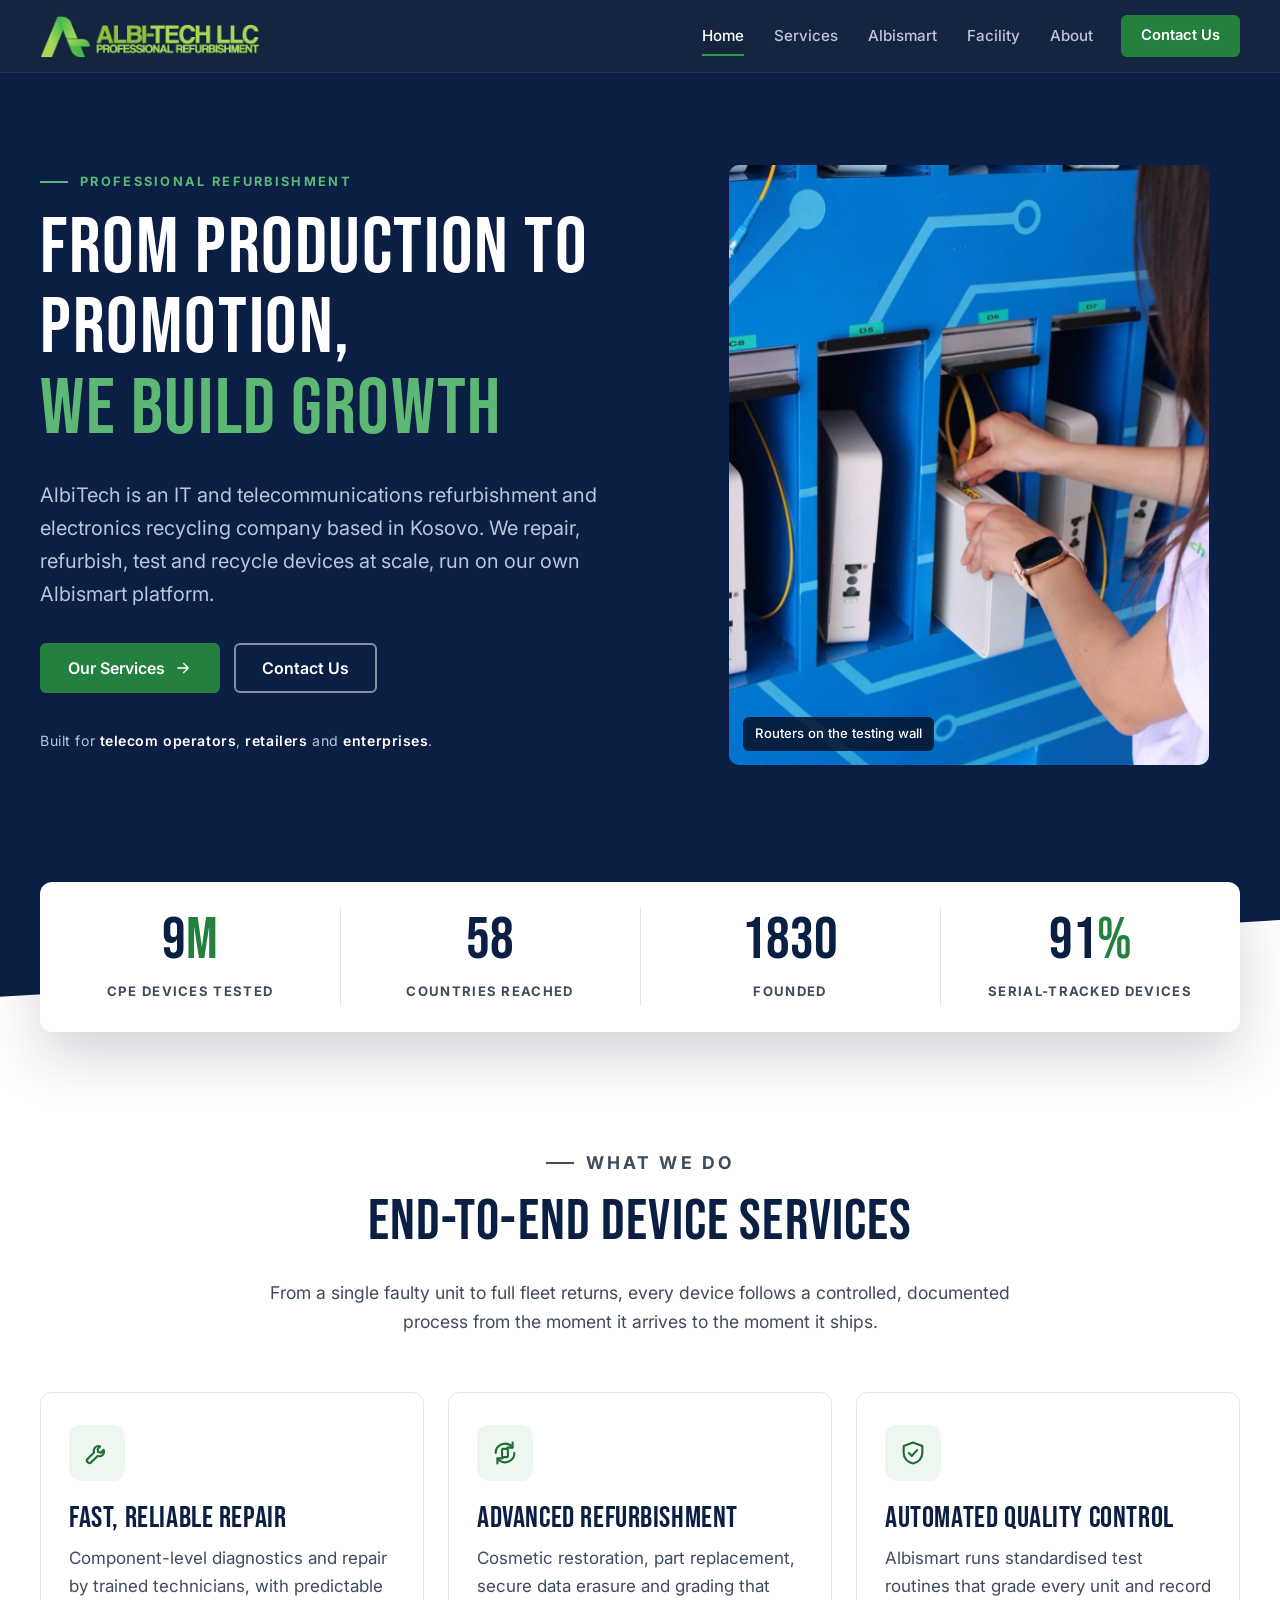
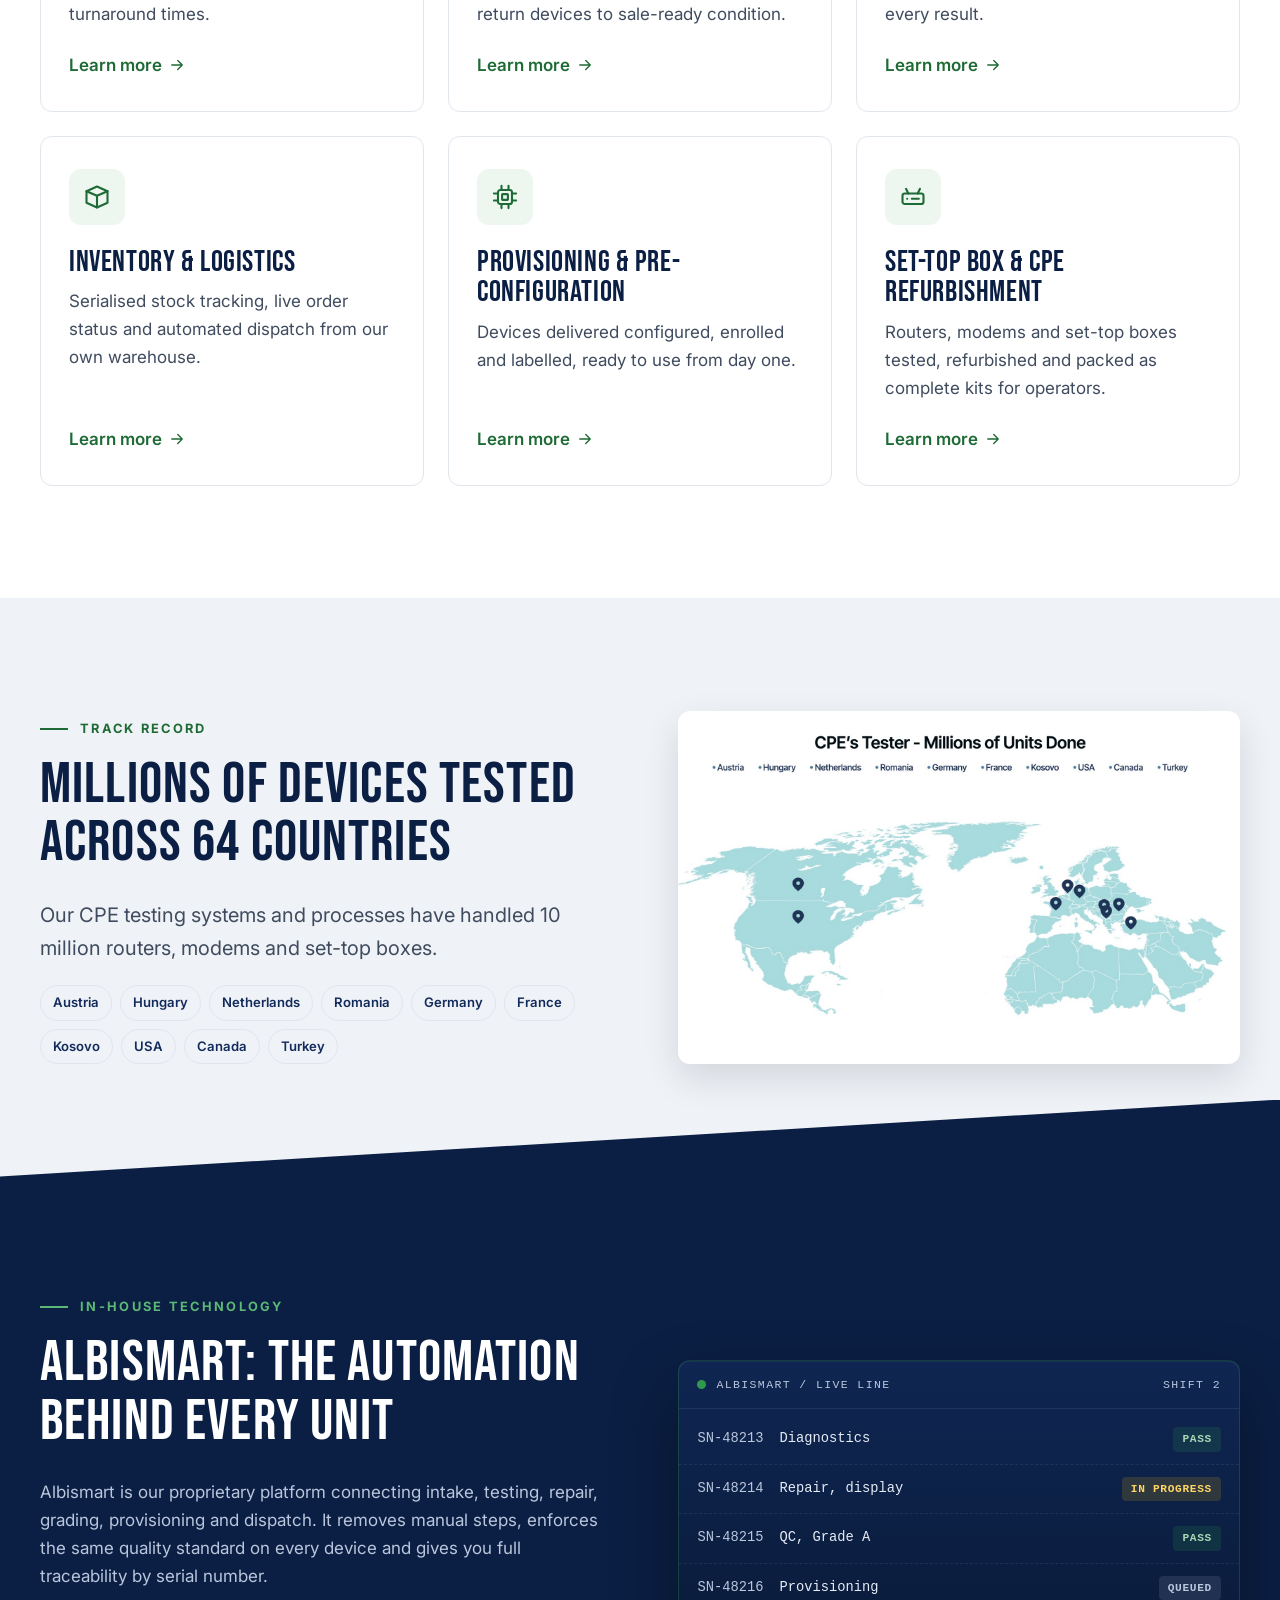
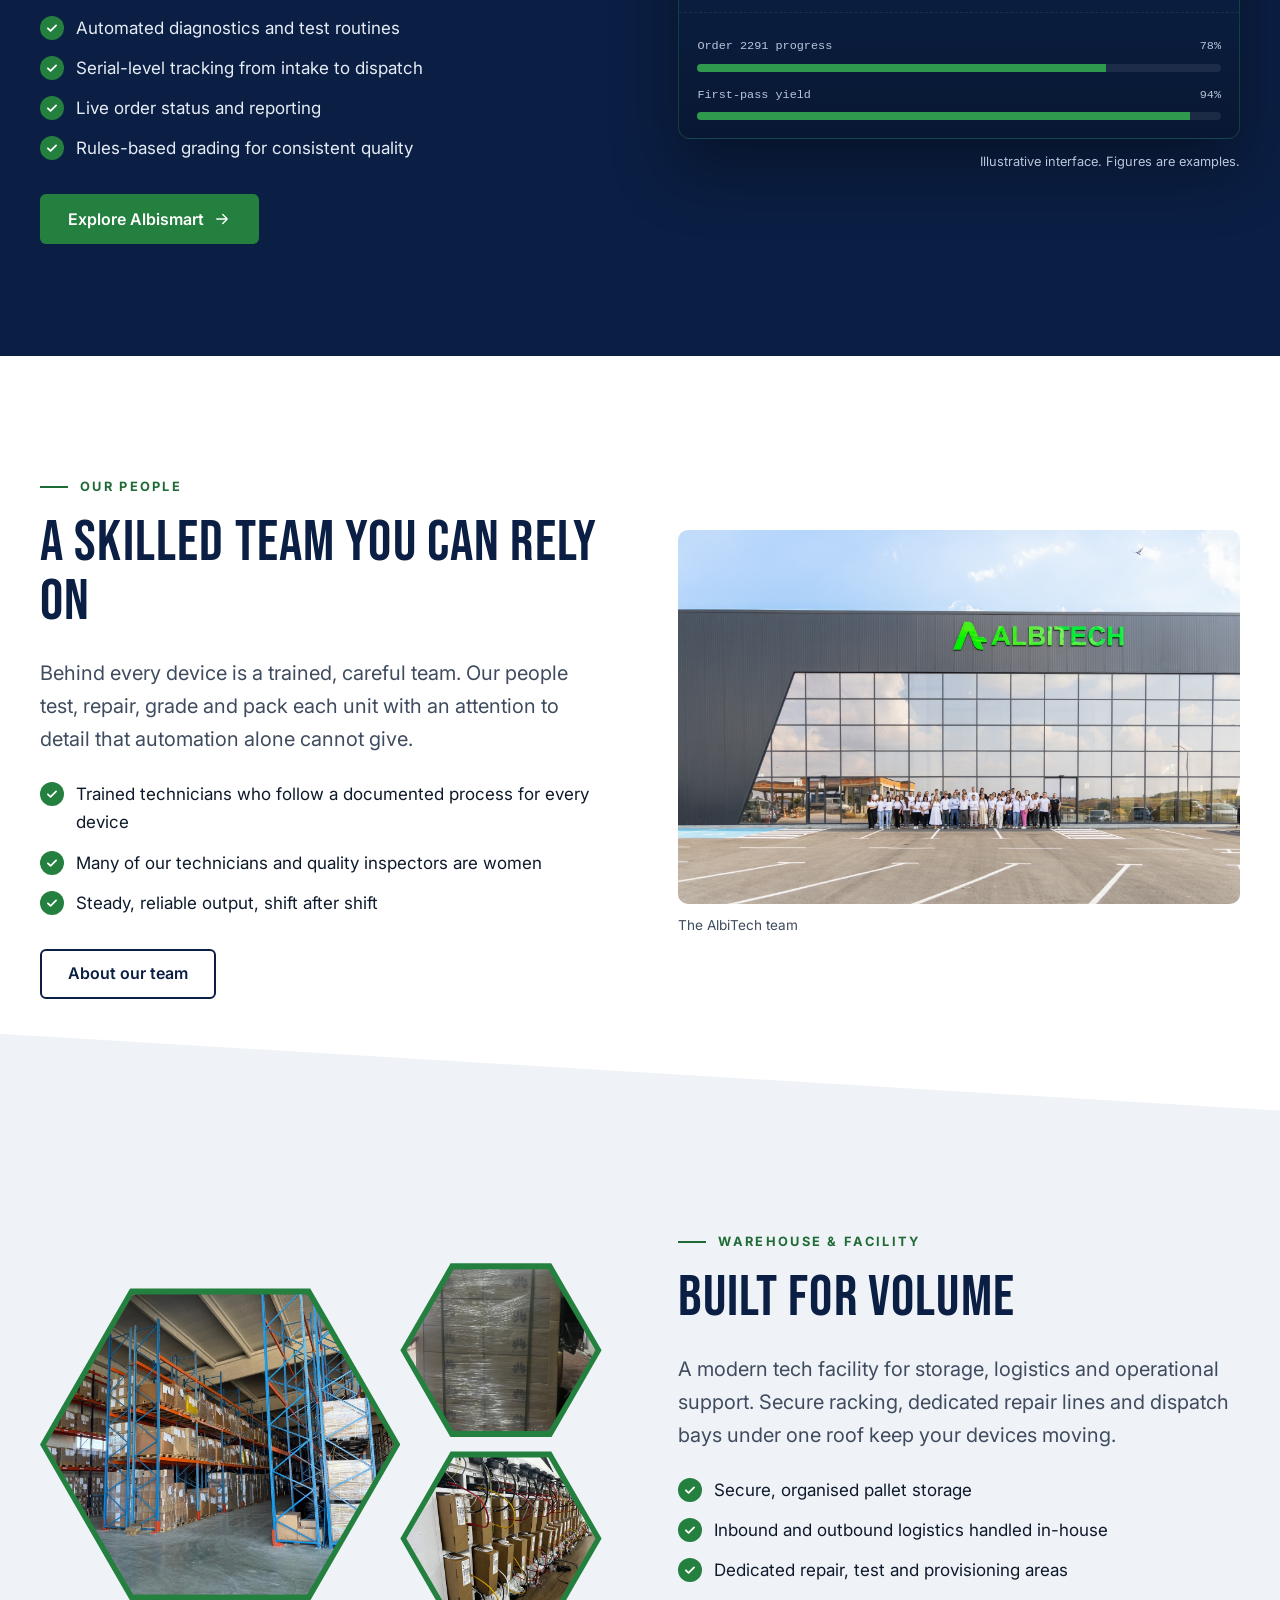
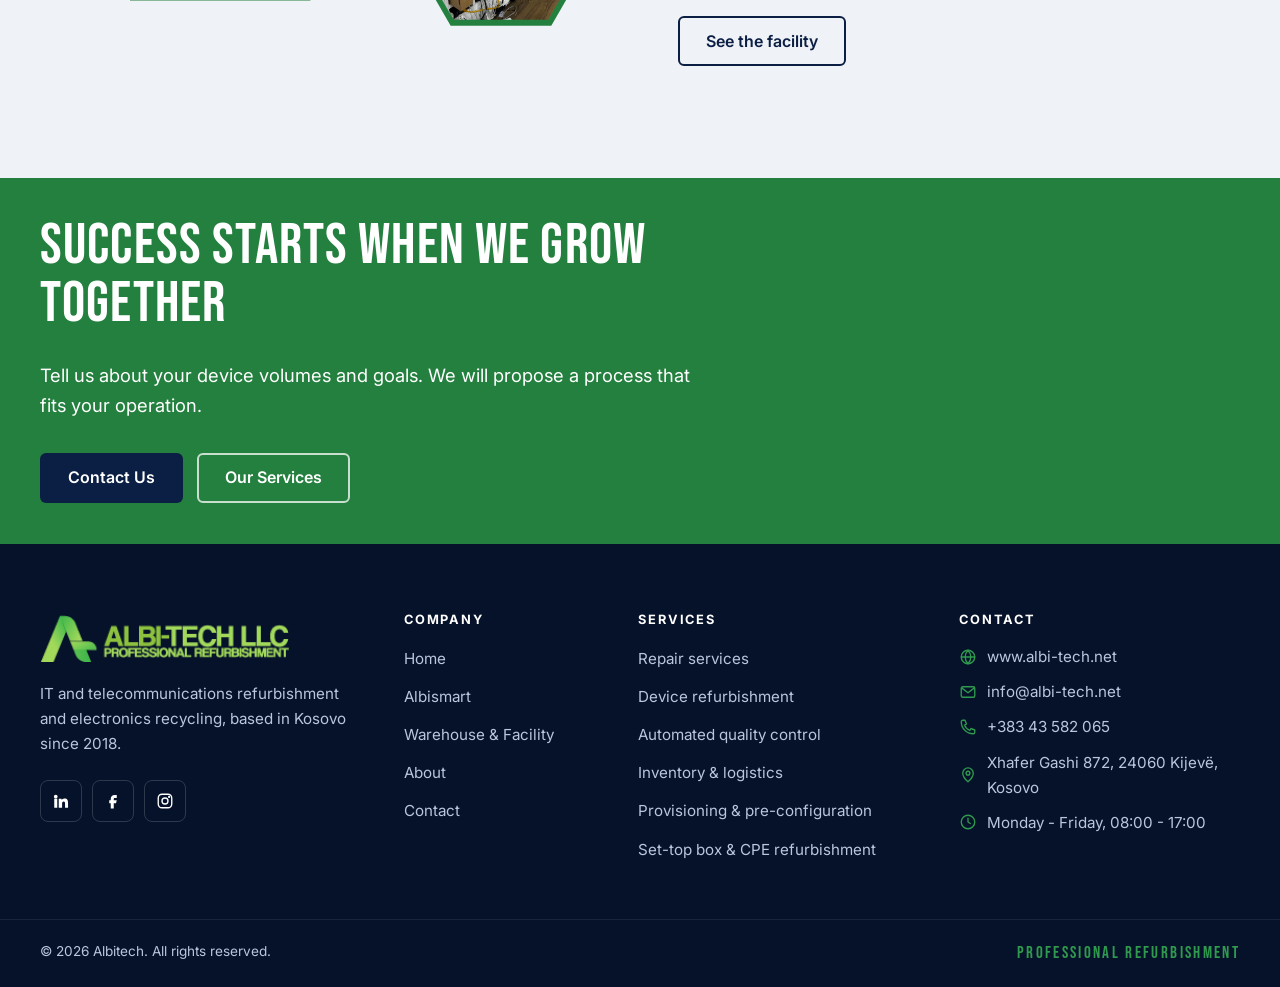
<file: index.html>
<!doctype html>
<html lang="en">
<head>
  <meta charset="utf-8">
  <meta name="viewport" content="width=device-width, initial-scale=1">
  <title>Albitech | Professional Device Repair, Refurbishment &amp; Logistics</title>
  <meta name="description" content="AlbiTech L.L.C. is an IT and telecommunications refurbishment and electronics recycling company in Kosovo. We repair, refurbish, test and recycle devices at scale, powered by our Albismart platform.">
  <link rel="canonical" href="https://www.albi-tech.net/">
  <meta name="theme-color" content="#0B1F44">
  <meta property="og:type" content="website">
  <meta property="og:site_name" content="Albitech">
  <meta property="og:title" content="Albitech | From Production to Promotion, We Build Growth">
  <meta property="og:description" content="Device repair, refurbishment, automated quality control, logistics and provisioning at scale.">
  <meta property="og:url" content="https://www.albi-tech.net/">
  <meta property="og:image" content="https://www.albi-tech.net/assets/img/og-image.png">
  <meta property="og:image:width" content="1200">
  <meta property="og:image:height" content="630">
  <meta property="og:image:alt" content="Albitech, Professional Refurbishment">
  <meta name="twitter:card" content="summary_large_image">
  <link rel="icon" href="assets/img/favicon.svg" type="image/svg+xml">
  <link rel="preconnect" href="https://fonts.googleapis.com">
  <link rel="preconnect" href="https://fonts.gstatic.com" crossorigin>
  <link rel="stylesheet" href="https://fonts.googleapis.com/css2?family=Bebas+Neue&amp;family=Inter:wght@400;500;600;700&amp;display=swap">
  <script>document.documentElement.classList.add("js");</script>
  <link rel="stylesheet" href="assets/css/styles.css?v=7">
  <script src="assets/js/main.js?v=6" defer></script>
  <!-- cms:jsonld -->
  <script type="application/ld+json">
  {
    "@context": "https://schema.org",
    "@type": "Organization",
    "name": "Albitech",
    "slogan": "Professional Refurbishment",
    "url": "https://www.albi-tech.net/",
    "logo": "https://www.albi-tech.net/assets/img/logo.png",
    "email": "info@albi-tech.net",
    "telephone": "+383 43 582 065",
    "address": {
      "@type": "PostalAddress",
      "streetAddress": "Xhafer Gashi 872",
      "postalCode": "24060",
      "addressLocality": "Kijevë",
      "addressRegion": "Malishevë",
      "addressCountry": "XK"
    },
    "geo": {
      "@type": "GeoCoordinates",
      "latitude": 42.5676475,
      "longitude": 20.7339796
    },
    "hasMap": "https://maps.app.goo.gl/2U7qtQhpvTjWQRKJ6",
    "legalName": "AlbiTech L.L.C.",
    "description": "IT and telecommunications refurbishment and electronics recycling company in Kosovo: refurbishment, remanufacturing, testing, repair and recycling of IT and telecom hardware, powered by the Albismart platform.",
    "foundingDate": "2018-11-13",
    "founder": {
      "@type": "Person",
      "name": "Kujtim Gashi"
    },
    "sameAs": [
      "https://www.instagram.com/albitech_llc/",
      "https://www.facebook.com/albitech/",
      "https://www.linkedin.com/company/albitech-l-l-c"
    ]
  }
  </script>
  <!-- /cms:jsonld -->
</head>
<body>
  <a class="skip-link" href="#main">Skip to main content</a>

  <header class="site-header">
    <div class="container header-inner">
      <a class="brand" href="index.html"><img src="assets/img/logo.png" alt="AlbiTech home" width="220" height="44"></a>
      <button class="nav-toggle" type="button" aria-expanded="false" aria-controls="site-nav" aria-label="Open menu">
        <span class="nav-toggle-bar"></span><span class="nav-toggle-bar"></span><span class="nav-toggle-bar"></span>
      </button>
      <nav class="site-nav" id="site-nav" aria-label="Main">
        <ul class="nav-list">
          <li><a class="nav-link" href="index.html" aria-current="page">Home</a></li>
          <li><a class="nav-link" href="services.html">Services</a></li>
          <li><a class="nav-link" href="albismart.html">Albismart</a></li>
          <li><a class="nav-link" href="facility.html">Facility</a></li>
          <li><a class="nav-link" href="about.html">About</a></li>
          <li class="nav-cta"><a class="btn btn-primary btn-sm" href="contact.html">Contact Us</a></li>
        </ul>
      </nav>
    </div>
  </header>

  <main id="main">
    <!-- ============ Hero ============ -->
    <section class="hero" aria-labelledby="hero-title">
      <div class="container hero-grid">
        <div class="hero-content">
          <p class="eyebrow" data-reveal>Professional Refurbishment</p>
          <h1 id="hero-title" data-reveal style="--delay:.1s">From Production to Promotion, <span class="accent">We Build Growth</span></h1>
          <p class="lead" data-reveal style="--delay:.2s">AlbiTech is an IT and telecommunications refurbishment and electronics recycling company based in Kosovo. We repair, refurbish, test and recycle devices at scale, run on our own Albismart platform.</p>
          <div class="btn-row" data-reveal style="--delay:.3s">
            <a class="btn btn-primary" href="services.html">Our Services
              <svg class="icon" viewBox="0 0 24 24" aria-hidden="true"><path d="M5 12h14M13 6l6 6-6 6"/></svg>
            </a>
            <a class="btn btn-ghost" href="contact.html">Contact Us</a>
          </div>
          <p class="hero-audience" data-reveal style="--delay:.4s">Built for <strong>telecom operators</strong>, <strong>retailers</strong> and <strong>enterprises</strong>.</p>
        </div>
        <figure class="hero-photo" data-reveal="fade" style="--delay:.2s">
          <img src="assets/img/photos/testing-wall.jpg" alt="An Albitech technician connecting a router in its slot on the blue device testing wall" width="1000" height="1499" fetchpriority="high">
          <figcaption>Routers on the testing wall</figcaption>
        </figure>
      </div>
    </section>

    <!-- ============ Stats ============ -->
    <section class="stats" aria-label="AlbiTech in numbers">
      <div class="container">
        <!-- cms:stats -->
        <div class="stats-card" style="--stat-cols:4" data-reveal>
          <div class="stat">
            <span class="stat-num" aria-hidden="true"><span data-count="10">10</span><span class="suffix">M</span></span>
            <span class="stat-label">CPE devices tested</span>
            <span class="sr-only">10 million CPE devices tested</span>
          </div>
          <div class="stat">
            <span class="stat-num" aria-hidden="true"><span data-count="64">64</span></span>
            <span class="stat-label">Countries reached</span>
            <span class="sr-only">64 countries reached</span>
          </div>
          <div class="stat">
            <span class="stat-num" aria-hidden="true"><span data-count="2018" data-grouping="false">2018</span></span>
            <span class="stat-label">Founded</span>
            <span class="sr-only">Founded in 2018</span>
          </div>
          <div class="stat">
            <span class="stat-num" aria-hidden="true"><span data-count="100">100</span><span class="suffix">%</span></span>
            <span class="stat-label">Serial-tracked devices</span>
            <span class="sr-only">100 percent serial-tracked devices</span>
          </div>
        </div>
        <!-- /cms:stats -->
      </div>
    </section>

    <!-- ============ Services overview ============ -->
    <section class="section" aria-labelledby="services-title">
      <div class="container">
        <div class="section-head center" data-reveal>
          <p class="eyebrow">What we do</p>
          <h2 id="services-title">End-to-end device services</h2>
          <p>From a single faulty unit to full fleet returns, every device follows a controlled, documented process from the moment it arrives to the moment it ships.</p>
        </div>
        <div class="card-grid">
          <article class="card" data-reveal>
            <div class="icon-badge"><svg class="icon" viewBox="0 0 24 24" aria-hidden="true"><path d="M14.7 6.3a4 4 0 0 0-5.2 5.2L3.6 17.4a1.4 1.4 0 0 0 0 2l1 1a1.4 1.4 0 0 0 2 0l5.9-5.9a4 4 0 0 0 5.2-5.2l-2.4 2.4-2.3-.5-.5-2.3z"/></svg></div>
            <h3>Fast, reliable repair</h3>
            <p>Component-level diagnostics and repair by trained technicians, with predictable turnaround times.</p>
            <a class="card-link" href="services.html#repair">Learn more <svg class="icon" viewBox="0 0 24 24" aria-hidden="true"><path d="M5 12h14M13 6l6 6-6 6"/></svg><span class="sr-only"> about repair services</span></a>
          </article>
          <article class="card" data-reveal style="--delay:.08s">
            <div class="icon-badge"><svg class="icon" viewBox="0 0 24 24" aria-hidden="true"><path d="M20 12a8 8 0 0 1-14.3 4.9M4 12a8 8 0 0 1 14.3-4.9"/><path d="M18.5 3v4.4h-4.4M5.5 21v-4.4h4.4"/><rect x="9.5" y="8.5" width="5" height="7" rx="1"/></svg></div>
            <h3>Advanced refurbishment</h3>
            <p>Cosmetic restoration, part replacement, secure data erasure and grading that return devices to sale-ready condition.</p>
            <a class="card-link" href="services.html#refurbishment">Learn more <svg class="icon" viewBox="0 0 24 24" aria-hidden="true"><path d="M5 12h14M13 6l6 6-6 6"/></svg><span class="sr-only"> about refurbishment</span></a>
          </article>
          <article class="card" data-reveal style="--delay:.16s">
            <div class="icon-badge"><svg class="icon" viewBox="0 0 24 24" aria-hidden="true"><path d="M12 3l8 3v6c0 4.5-3.4 8.3-8 9-4.6-.7-8-4.5-8-9V6z"/><path d="M8.5 12l2.5 2.5 4.5-5"/></svg></div>
            <h3>Automated quality control</h3>
            <p>Albismart runs standardised test routines that grade every unit and record every result.</p>
            <a class="card-link" href="services.html#quality-control">Learn more <svg class="icon" viewBox="0 0 24 24" aria-hidden="true"><path d="M5 12h14M13 6l6 6-6 6"/></svg><span class="sr-only"> about quality control</span></a>
          </article>
          <article class="card" data-reveal>
            <div class="icon-badge"><svg class="icon" viewBox="0 0 24 24" aria-hidden="true"><path d="M3 7l9-4 9 4-9 4z"/><path d="M3 7v10l9 4 9-4V7"/><path d="M12 11v10"/></svg></div>
            <h3>Inventory &amp; logistics</h3>
            <p>Serialised stock tracking, live order status and automated dispatch from our own warehouse.</p>
            <a class="card-link" href="services.html#logistics">Learn more <svg class="icon" viewBox="0 0 24 24" aria-hidden="true"><path d="M5 12h14M13 6l6 6-6 6"/></svg><span class="sr-only"> about inventory and logistics</span></a>
          </article>
          <article class="card" data-reveal style="--delay:.08s">
            <div class="icon-badge"><svg class="icon" viewBox="0 0 24 24" aria-hidden="true"><rect x="6" y="6" width="12" height="12" rx="2"/><rect x="9.5" y="9.5" width="5" height="5" rx=".5"/><path d="M9 2.5V6M15 2.5V6M9 18v3.5M15 18v3.5M2.5 9H6M2.5 15H6M18 9h3.5M18 15h3.5"/></svg></div>
            <h3>Provisioning &amp; pre-configuration</h3>
            <p>Devices delivered configured, enrolled and labelled, ready to use from day one.</p>
            <a class="card-link" href="services.html#provisioning">Learn more <svg class="icon" viewBox="0 0 24 24" aria-hidden="true"><path d="M5 12h14M13 6l6 6-6 6"/></svg><span class="sr-only"> about provisioning</span></a>
          </article>
          <article class="card" data-reveal style="--delay:.16s">
            <div class="icon-badge"><svg class="icon" viewBox="0 0 24 24" aria-hidden="true"><rect x="3" y="9" width="18" height="9" rx="2"/><path d="M7 13.5h.01M11 13.5h6M8 9L6 5M16 9l2-4"/></svg></div>
            <h3>Set-top box &amp; CPE refurbishment</h3>
            <p>Routers, modems and set-top boxes tested, refurbished and packed as complete kits for operators.</p>
            <a class="card-link" href="services.html#cpe">Learn more <svg class="icon" viewBox="0 0 24 24" aria-hidden="true"><path d="M5 12h14M13 6l6 6-6 6"/></svg><span class="sr-only"> about set-top box and CPE refurbishment</span></a>
          </article>
        </div>
      </div>
    </section>

    <!-- ============ Track record ============ -->
    <section class="section section--gray" aria-labelledby="record-title">
      <div class="container split">
        <div data-reveal="left">
          <p class="eyebrow">Track record</p>
          <!-- cms:record -->
          <h2 id="record-title">Millions of devices tested across 64 countries</h2>
          <p class="lead">Our CPE testing systems and processes have handled 10 million routers, modems and set-top boxes.</p>
          <ul class="tags" aria-label="Countries">
            <li class="tag">Austria</li><li class="tag">Hungary</li><li class="tag">Netherlands</li><li class="tag">Romania</li><li class="tag">Germany</li><li class="tag">France</li>
            <li class="tag">Kosovo</li><li class="tag">USA</li><li class="tag">Canada</li><li class="tag">Turkey</li>
          </ul>
          <!-- /cms:record -->
        </div>
        <figure class="media-frame" data-reveal="right">
          <img src="assets/img/photos/cpe-map.jpg" alt="World map marking countries where AlbiTech CPE testing has been used" width="1600" height="1006" loading="lazy">
        </figure>
      </div>
    </section>

    <!-- ============ Albismart highlight ============ -->
    <section class="section section--dark angle-top" aria-labelledby="albismart-title">
      <div class="container split">
        <div data-reveal="left">
          <p class="eyebrow">In-house technology</p>
          <h2 id="albismart-title">Albismart: the automation behind every unit</h2>
          <p>Albismart is our proprietary platform connecting intake, testing, repair, grading, provisioning and dispatch. It removes manual steps, enforces the same quality standard on every device and gives you full traceability by serial number.</p>
          <ul class="check-list" style="margin-top:24px">
            <li>Automated diagnostics and test routines</li>
            <li>Serial-level tracking from intake to dispatch</li>
            <li>Live order status and reporting</li>
            <li>Rules-based grading for consistent quality</li>
          </ul>
          <div class="btn-row">
            <a class="btn btn-primary" href="https://albismart.com/" target="_blank" rel="noopener">Explore Albismart
              <svg class="icon" viewBox="0 0 24 24" aria-hidden="true"><path d="M5 12h14M13 6l6 6-6 6"/></svg>
            </a>
          </div>
        </div>
        <figure class="console-wrap" style="margin:0" data-reveal="right">
          <div class="console" role="img" aria-label="Illustration of the Albismart live line view, showing devices moving through diagnostics, repair, quality control and provisioning">
            <div class="console-bar" aria-hidden="true"><span class="console-dot"></span><span>Albismart / Live line</span><span>Shift 2</span></div>
            <ul class="console-rows" aria-hidden="true">
              <li class="console-row"><span class="sn">SN-48213</span><span>Diagnostics</span><span class="status status--pass">PASS</span></li>
              <li class="console-row"><span class="sn">SN-48214</span><span>Repair, display</span><span class="status status--run">IN PROGRESS</span></li>
              <li class="console-row"><span class="sn">SN-48215</span><span>QC, Grade A</span><span class="status status--pass">PASS</span></li>
              <li class="console-row"><span class="sn">SN-48216</span><span>Provisioning</span><span class="status status--queue">QUEUED</span></li>
            </ul>
            <div class="console-meters" aria-hidden="true">
              <div><div class="meter-label"><span>Order 2291 progress</span><span>78%</span></div><div class="meter"><span style="--w:78%"></span></div></div>
              <div><div class="meter-label"><span>First-pass yield</span><span>94%</span></div><div class="meter"><span style="--w:94%"></span></div></div>
            </div>
          </div>
          <figcaption class="figure-caption">Illustrative interface. Figures are examples.</figcaption>
        </figure>
      </div>
    </section>

    <!-- ============ People ============ -->
    <section class="section" aria-labelledby="people-title">
      <div class="container split">
        <div data-reveal="left">
          <p class="eyebrow">Our people</p>
          <h2 id="people-title">A skilled team you can rely on</h2>
          <p class="lead">Behind every device is a trained, careful team. Our people test, repair, grade and pack each unit with an attention to detail that automation alone cannot give.</p>
          <ul class="check-list" style="margin-top:24px">
            <li>Trained technicians who follow a documented process for every device</li>
            <li>Many of our technicians and quality inspectors are women</li>
            <li>Steady, reliable output, shift after shift</li>
          </ul>
          <div class="btn-row">
            <a class="btn btn-outline" href="about.html">About our team</a>
          </div>
        </div>
        <figure class="people-photo people-photo--wide" data-reveal="right">
          <img src="assets/img/photos/team-building.jpg" alt="The AlbiTech team standing in front of the AlbiTech building" width="1800" height="1200" loading="lazy">
          <figcaption>The AlbiTech team</figcaption>
        </figure>
      </div>
    </section>

    <!-- ============ Facility preview ============ -->
    <section class="section section--gray angle-top-rev" aria-labelledby="facility-title">
      <div class="container split">
        <div class="hex-cluster" data-reveal="left">
          <figure class="hex"><div class="hex-inner"><img src="assets/img/photos/racking.jpg" alt="High-bay pallet racking filled with boxed devices in the AlbiTech warehouse" width="1400" height="1050" loading="lazy"></div></figure>
          <figure class="hex"><div class="hex-inner"><img src="assets/img/photos/pallets.jpg" alt="A wrapped pallet of devices ready for storage" width="1200" height="900" loading="lazy"></div></figure>
          <figure class="hex"><div class="hex-inner"><img src="assets/img/photos/device-racks.jpg" alt="Rows of boxed devices connected for testing on racks" width="1400" height="1050" loading="lazy"></div></figure>
        </div>
        <div data-reveal="right">
          <p class="eyebrow">Warehouse &amp; facility</p>
          <h2 id="facility-title">Built for volume</h2>
          <p class="lead">A modern tech facility for storage, logistics and operational support. Secure racking, dedicated repair lines and dispatch bays under one roof keep your devices moving.</p>
          <ul class="check-list" style="margin-top:24px">
            <li>Secure, organised pallet storage</li>
            <li>Inbound and outbound logistics handled in-house</li>
            <li>Dedicated repair, test and provisioning areas</li>
          </ul>
          <div class="btn-row">
            <a class="btn btn-outline" href="facility.html">See the facility</a>
          </div>
        </div>
      </div>
    </section>

    <!-- ============ CTA ============ -->
    <section class="cta-band" aria-labelledby="cta-title">
      <div class="container">
        <div class="cta-inner" data-reveal>
          <h2 id="cta-title">Success starts when we grow together</h2>
          <p>Tell us about your device volumes and goals. We will propose a process that fits your operation.</p>
          <div class="btn-row">
            <a class="btn btn-dark" href="contact.html">Contact Us</a>
            <a class="btn btn-outline" href="services.html">Our Services</a>
          </div>
        </div>
      </div>
    </section>
  </main>

  <footer class="site-footer">
    <div class="container footer-grid">
      <div class="footer-brand">
        <img src="assets/img/logo.png" alt="AlbiTech, Professional Refurbishment" width="250" height="50" loading="lazy">
        <p>IT and telecommunications refurbishment and electronics recycling, based in Kosovo since 2018.</p>
            <ul class="social" aria-label="Albitech on social media">
          <li><a href="https://www.linkedin.com/company/albitech-l-l-c" target="_blank" rel="noopener" aria-label="Albitech on LinkedIn"><svg class="icon icon-fill" viewBox="0 0 24 24" aria-hidden="true"><path d="M4.98 3.5a2.5 2.5 0 1 1 0 5 2.5 2.5 0 0 1 0-5zM3 9h4v12H3zM9 9h3.8v1.7h.05c.53-1 1.83-2.05 3.77-2.05 4.03 0 4.78 2.65 4.78 6.1V21h-4v-5.5c0-1.3-.02-3-1.83-3-1.83 0-2.12 1.43-2.12 2.9V21H9z"/></svg></a></li>
          <li><a href="https://www.facebook.com/albitech/" target="_blank" rel="noopener" aria-label="Albitech on Facebook"><svg class="icon icon-fill" viewBox="0 0 24 24" aria-hidden="true"><path d="M14 8h3V4h-3c-2.76 0-5 2.24-5 5v2H7v4h2v7h4v-7h3l1-4h-4V9c0-.55.45-1 1-1z"/></svg></a></li>
          <li><a href="https://www.instagram.com/albitech_llc/" target="_blank" rel="noopener" aria-label="Albitech on Instagram"><svg class="icon" viewBox="0 0 24 24" aria-hidden="true"><rect x="3" y="3" width="18" height="18" rx="5"/><circle cx="12" cy="12" r="4"/><circle cx="17.5" cy="6.5" r=".6" fill="currentColor"/></svg></a></li>
        </ul>
      </div>
      <nav class="footer-col" aria-label="Footer: company">
        <h2 class="footer-title">Company</h2>
        <ul>
          <li><a href="index.html">Home</a></li>
          <li><a href="albismart.html">Albismart</a></li>
          <li><a href="facility.html">Warehouse &amp; Facility</a></li>
          <li><a href="about.html">About</a></li>
          <li><a href="contact.html">Contact</a></li>
        </ul>
      </nav>
      <nav class="footer-col" aria-label="Footer: services">
        <h2 class="footer-title">Services</h2>
        <ul>
          <li><a href="services.html#repair">Repair services</a></li>
          <li><a href="services.html#refurbishment">Device refurbishment</a></li>
          <li><a href="services.html#quality-control">Automated quality control</a></li>
          <li><a href="services.html#logistics">Inventory &amp; logistics</a></li>
          <li><a href="services.html#provisioning">Provisioning &amp; pre-configuration</a></li>
          <li><a href="services.html#cpe">Set-top box &amp; CPE refurbishment</a></li>
        </ul>
      </nav>
      <div class="footer-col">
        <h2 class="footer-title">Contact</h2>
        <ul class="footer-contact">
          <!-- cms:footer-contact -->
          <li><svg class="icon" viewBox="0 0 24 24" aria-hidden="true"><circle cx="12" cy="12" r="9"/><path d="M3 12h18M12 3c2.5 2.7 3.8 5.7 3.8 9s-1.3 6.3-3.8 9c-2.5-2.7-3.8-5.7-3.8-9S9.5 5.7 12 3z"/></svg><a href="https://www.albi-tech.net">www.albi-tech.net</a></li>
          <li><svg class="icon" viewBox="0 0 24 24" aria-hidden="true"><rect x="3" y="5" width="18" height="14" rx="2"/><path d="M3.5 6.5l8.5 6.5 8.5-6.5"/></svg><a href="mailto:info@albi-tech.net">info@albi-tech.net</a></li>
          <li><svg class="icon" viewBox="0 0 24 24" aria-hidden="true"><path d="M5 3h3l2 5-2.5 1.5a11 11 0 0 0 7 7L16 14l5 2v3a2 2 0 0 1-2 2A16 16 0 0 1 3 5a2 2 0 0 1 2-2z"/></svg><a href="tel:+38343582065">+383 43 582 065</a></li>
          <li><svg class="icon" viewBox="0 0 24 24" aria-hidden="true"><path d="M12 21s-7-6.2-7-11.5a7 7 0 0 1 14 0C19 14.8 12 21 12 21z"/><circle cx="12" cy="9.5" r="2.5"/></svg><a href="https://maps.app.goo.gl/2U7qtQhpvTjWQRKJ6" target="_blank" rel="noopener">Xhafer Gashi 872, 24060 Kijevë, Kosovo</a></li>
          <li><svg class="icon" viewBox="0 0 24 24" aria-hidden="true"><circle cx="12" cy="12" r="9"/><path d="M12 7v5l3 2"/></svg><span>Monday - Friday, 08:00 - 17:00</span></li>
          <!-- /cms:footer-contact -->
        </ul>
      </div>
    </div>
    <div class="footer-bottom">
      <div class="container footer-bottom-inner">
        <p>&copy; <span data-year>2026</span> Albitech. All rights reserved.</p>
        <p class="footer-tagline">Professional Refurbishment</p>
      </div>
    </div>
  </footer>
</body>
</html>
</file>
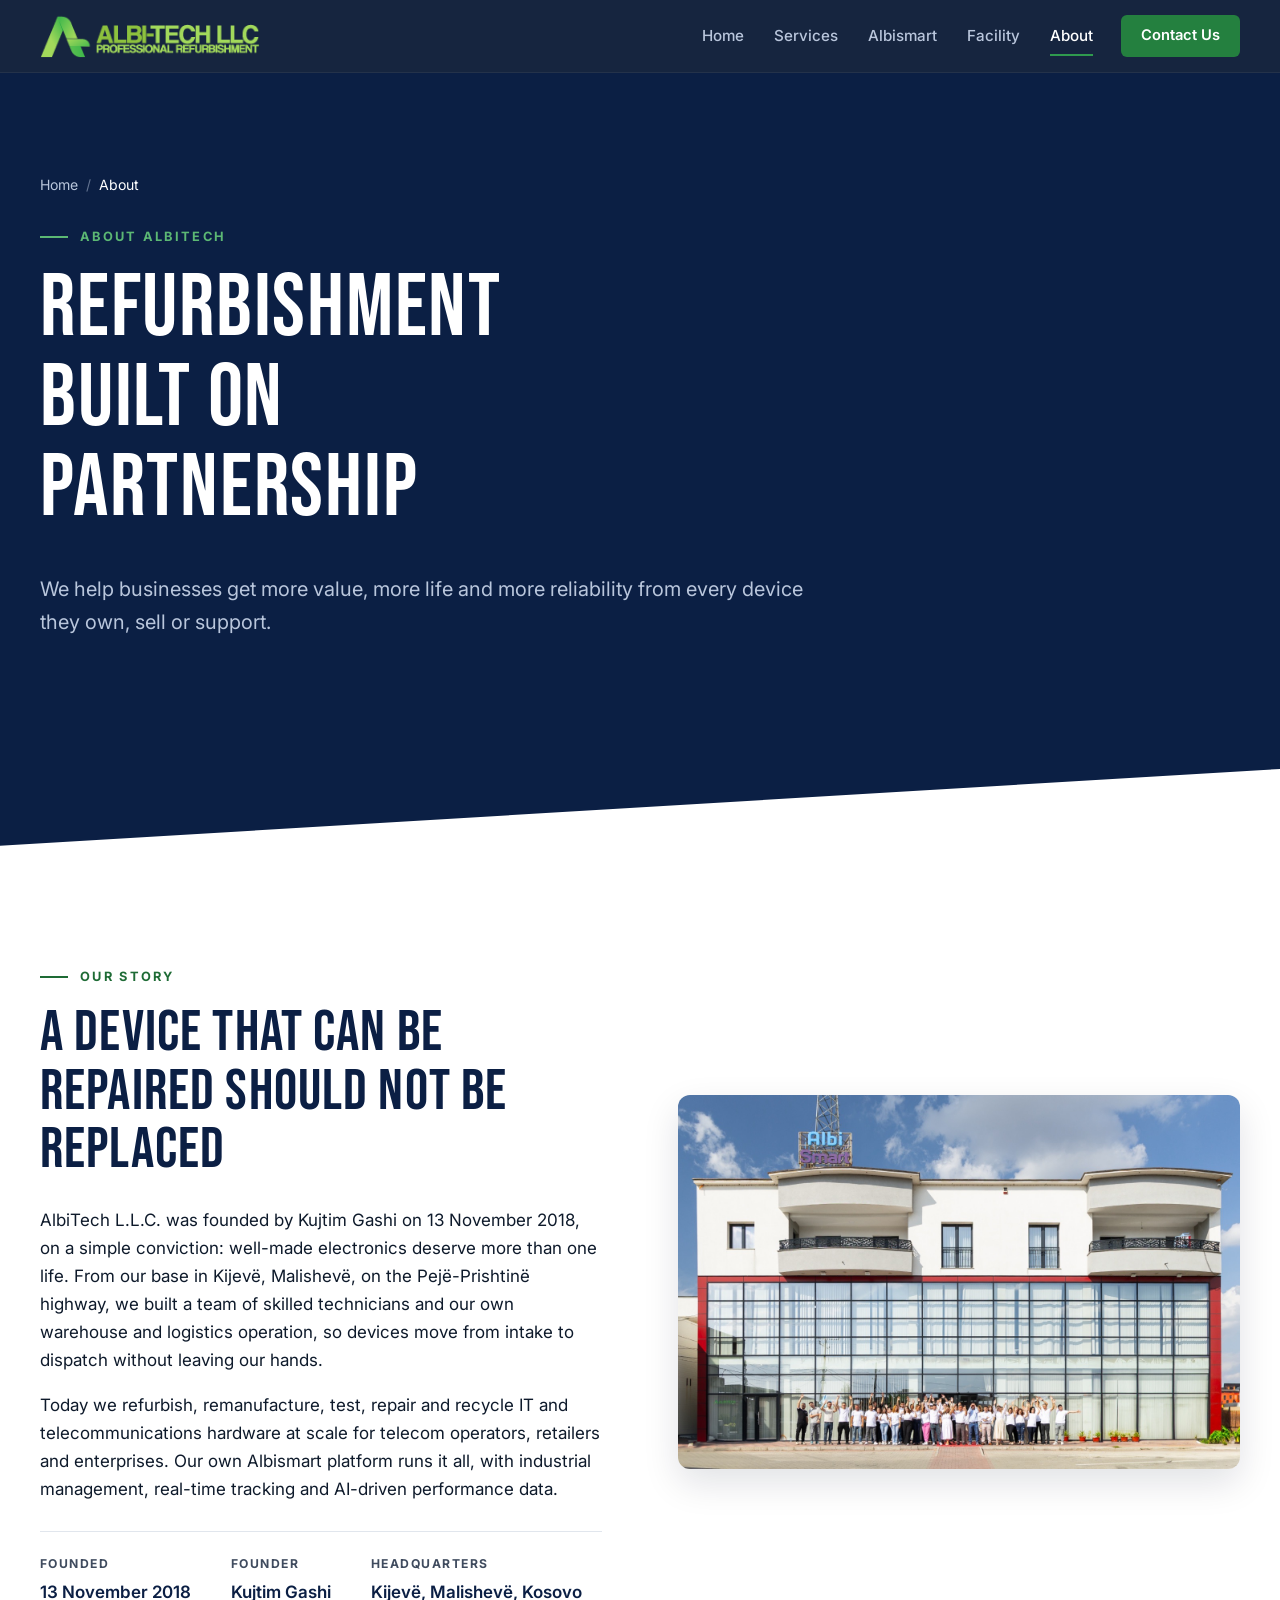
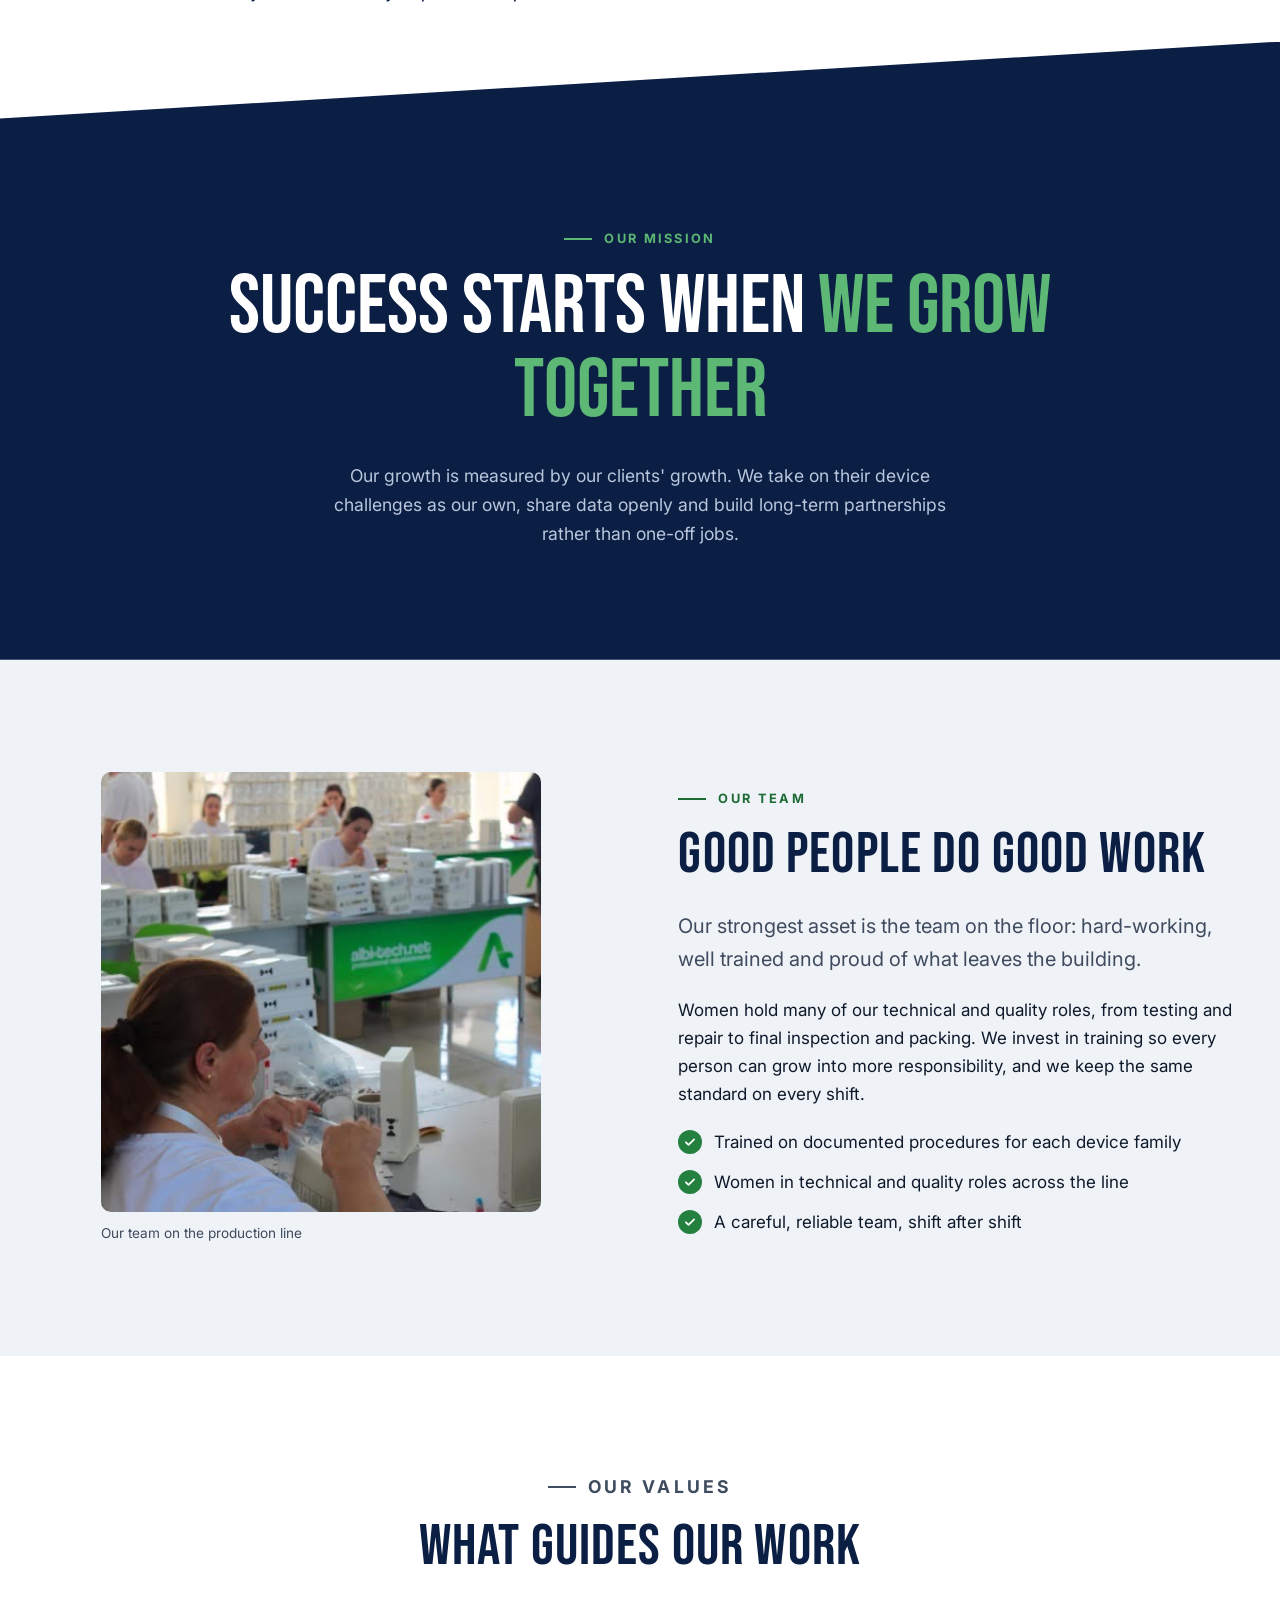
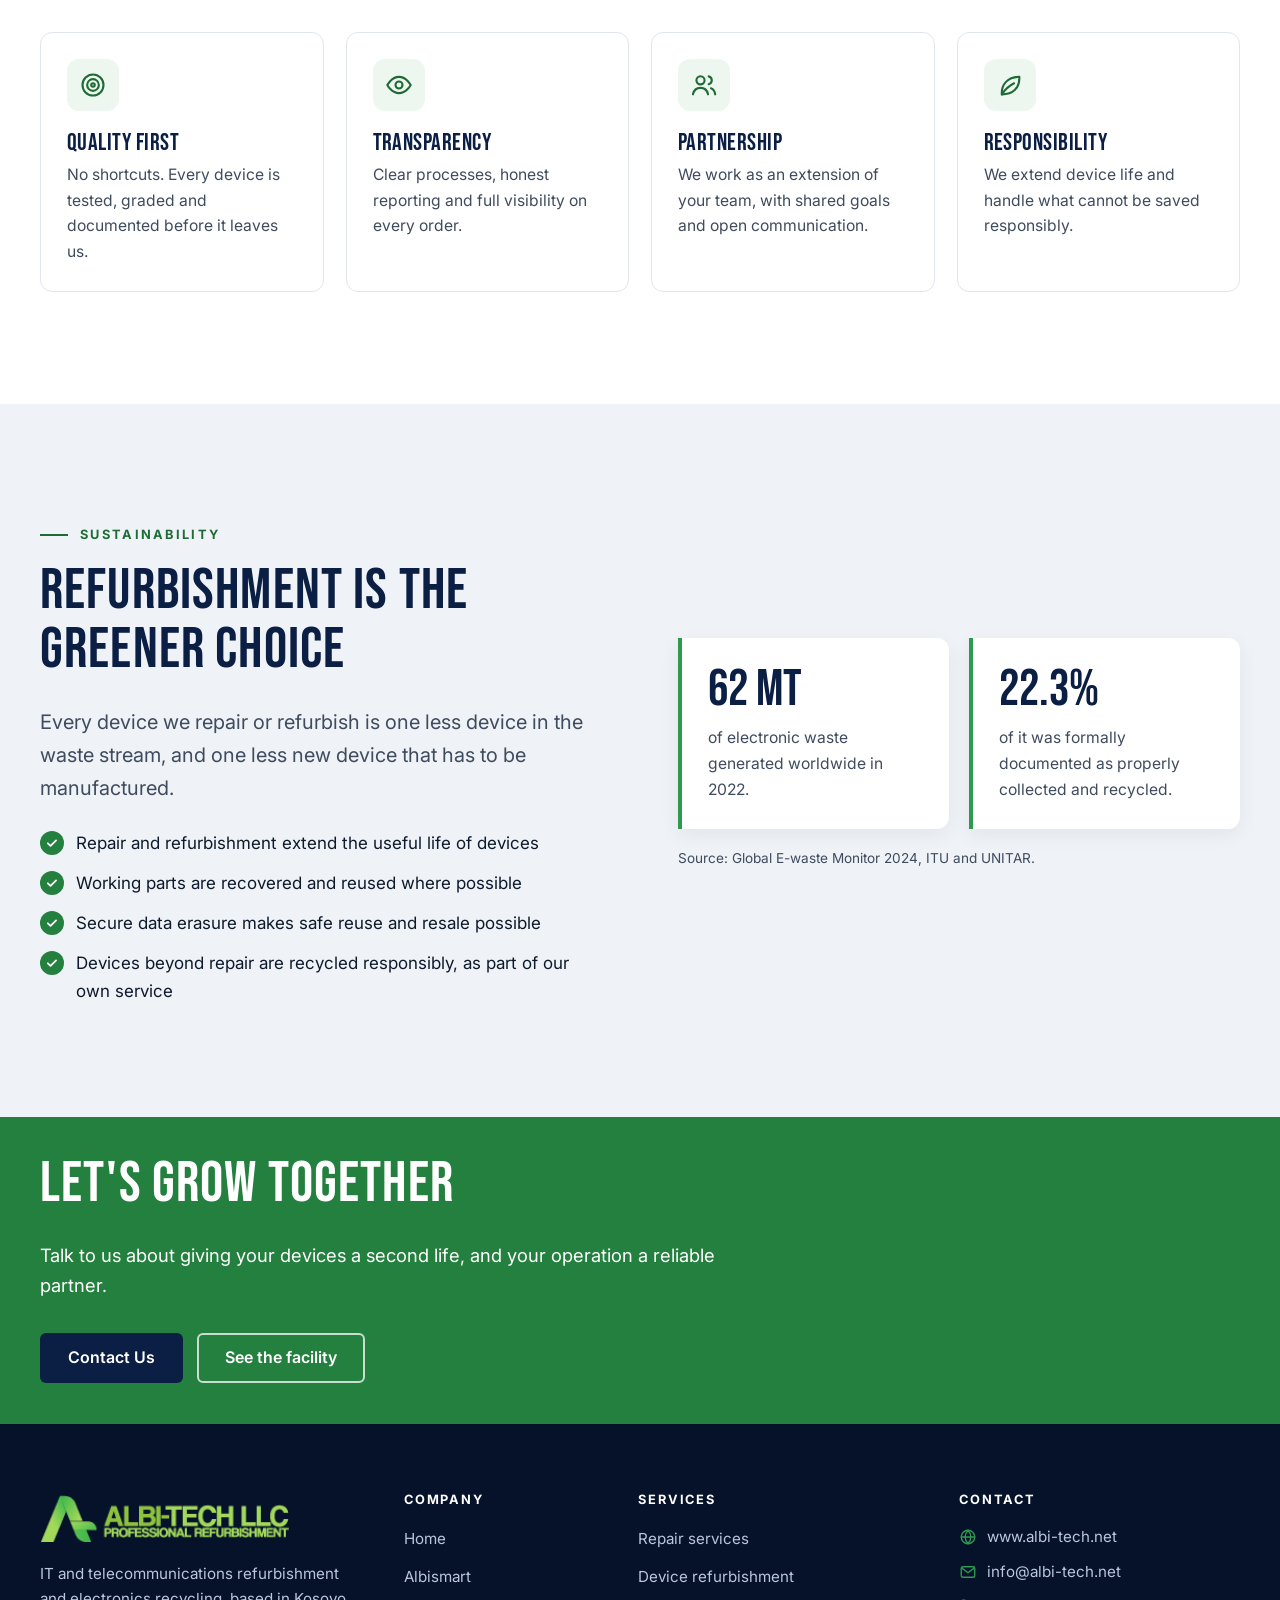
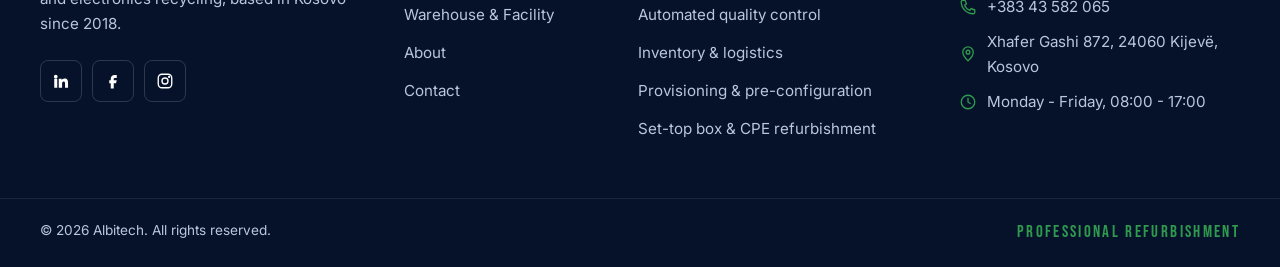
<file: about.html>
<!doctype html>
<html lang="en">
<head>
  <meta charset="utf-8">
  <meta name="viewport" content="width=device-width, initial-scale=1">
  <title>About Albitech | Professional Refurbishment</title>
  <meta name="description" content="AlbiTech L.L.C. was founded in 2018 by Kujtim Gashi in Malishevë, Kosovo. Learn about our story, our team, our values and our work refurbishing and recycling IT and telecom hardware.">
  <link rel="canonical" href="https://www.albi-tech.net/about.html">
  <meta name="theme-color" content="#0B1F44">
  <meta property="og:type" content="website">
  <meta property="og:site_name" content="Albitech">
  <meta property="og:title" content="About Albitech | Success starts when we grow together">
  <meta property="og:description" content="Our story, mission, values and sustainability commitment.">
  <meta property="og:url" content="https://www.albi-tech.net/about.html">
  <meta property="og:image" content="https://www.albi-tech.net/assets/img/og-image.png">
  <meta property="og:image:width" content="1200">
  <meta property="og:image:height" content="630">
  <meta property="og:image:alt" content="Albitech, Professional Refurbishment">
  <meta name="twitter:card" content="summary_large_image">
  <link rel="icon" href="assets/img/favicon.svg" type="image/svg+xml">
  <link rel="preconnect" href="https://fonts.googleapis.com">
  <link rel="preconnect" href="https://fonts.gstatic.com" crossorigin>
  <link rel="stylesheet" href="https://fonts.googleapis.com/css2?family=Bebas+Neue&amp;family=Inter:wght@400;500;600;700&amp;display=swap">
  <script>document.documentElement.classList.add("js");</script>
  <link rel="stylesheet" href="assets/css/styles.css?v=7">
  <script src="assets/js/main.js?v=6" defer></script>
</head>
<body>
  <a class="skip-link" href="#main">Skip to main content</a>

  <header class="site-header">
    <div class="container header-inner">
      <a class="brand" href="index.html"><img src="assets/img/logo.png" alt="AlbiTech home" width="220" height="44"></a>
      <button class="nav-toggle" type="button" aria-expanded="false" aria-controls="site-nav" aria-label="Open menu">
        <span class="nav-toggle-bar"></span><span class="nav-toggle-bar"></span><span class="nav-toggle-bar"></span>
      </button>
      <nav class="site-nav" id="site-nav" aria-label="Main">
        <ul class="nav-list">
          <li><a class="nav-link" href="index.html">Home</a></li>
          <li><a class="nav-link" href="services.html">Services</a></li>
          <li><a class="nav-link" href="albismart.html">Albismart</a></li>
          <li><a class="nav-link" href="facility.html">Facility</a></li>
          <li><a class="nav-link" href="about.html" aria-current="page">About</a></li>
          <li class="nav-cta"><a class="btn btn-primary btn-sm" href="contact.html">Contact Us</a></li>
        </ul>
      </nav>
    </div>
  </header>

  <main id="main">
    <section class="page-hero" aria-labelledby="page-title">
      <div class="container">
        <nav class="breadcrumb" aria-label="Breadcrumb">
          <ol><li><a href="index.html">Home</a></li><li><span aria-current="page">About</span></li></ol>
        </nav>
        <p class="eyebrow" data-reveal>About Albitech</p>
        <h1 id="page-title" data-reveal style="--delay:.1s">Refurbishment built on partnership</h1>
        <p class="lead" data-reveal style="--delay:.2s">We help businesses get more value, more life and more reliability from every device they own, sell or support.</p>
      </div>
    </section>

    <section class="section" aria-labelledby="story-title">
      <div class="container split">
        <div data-reveal="left">
          <p class="eyebrow">Our story</p>
          <h2 id="story-title">A device that can be repaired should not be replaced</h2>
          <p>AlbiTech L.L.C. was founded by Kujtim Gashi on 13 November 2018, on a simple conviction: well-made electronics deserve more than one life. From our base in Kijevë, Malishevë, on the Pejë-Prishtinë highway, we built a team of skilled technicians and our own warehouse and logistics operation, so devices move from intake to dispatch without leaving our hands.</p>
          <p>Today we refurbish, remanufacture, test, repair and recycle IT and telecommunications hardware at scale for telecom operators, retailers and enterprises. Our own Albismart platform runs it all, with industrial management, real-time tracking and AI-driven performance data.</p>
          <dl class="facts-list">
            <div><dt>Founded</dt><dd>13 November 2018</dd></div>
            <div><dt>Founder</dt><dd>Kujtim Gashi</dd></div>
            <div><dt>Headquarters</dt><dd><!-- cms:hq -->Kijevë, Malishevë, Kosovo<!-- /cms:hq --></dd></div>
          </dl>
        </div>
        <figure class="media-frame" data-reveal="right">
          <img src="assets/img/photos/office-team.jpg" alt="The AlbiTech team gathered in front of an Albi Smart office building" width="1400" height="933" loading="lazy">
        </figure>
      </div>
    </section>

    <section class="section section--dark angle-top mission" aria-labelledby="mission-title">
      <div class="container">
        <h2 class="eyebrow" id="mission-title" style="justify-content:center;display:flex">Our mission</h2>
        <blockquote data-reveal>
          <p>Success starts when <span>we grow together</span></p>
        </blockquote>
        <p class="mission-text" data-reveal style="--delay:.15s">Our growth is measured by our clients' growth. We take on their device challenges as our own, share data openly and build long-term partnerships rather than one-off jobs.</p>
      </div>
    </section>

    <section class="section section--gray" aria-labelledby="team-title">
      <div class="container split">
        <figure class="people-photo" data-reveal="left">
          <img src="assets/img/photos/production-line.jpg" alt="Albitech team members, many of them women, testing and packing devices on the production line" width="414" height="414" loading="lazy">
          <figcaption>Our team on the production line</figcaption>
        </figure>
        <div data-reveal="right">
          <p class="eyebrow">Our team</p>
          <h2 id="team-title">Good people do good work</h2>
          <p class="lead">Our strongest asset is the team on the floor: hard-working, well trained and proud of what leaves the building.</p>
          <p>Women hold many of our technical and quality roles, from testing and repair to final inspection and packing. We invest in training so every person can grow into more responsibility, and we keep the same standard on every shift.</p>
          <ul class="check-list" style="margin-top:20px">
            <li>Trained on documented procedures for each device family</li>
            <li>Women in technical and quality roles across the line</li>
            <li>A careful, reliable team, shift after shift</li>
          </ul>
        </div>
      </div>
    </section>

    <section class="section" aria-labelledby="values-title">
      <div class="container">
        <div class="section-head center" data-reveal>
          <p class="eyebrow">Our values</p>
          <h2 id="values-title">What guides our work</h2>
        </div>
        <div class="feature-grid feature-grid--4">
          <div class="feature feature--stack" data-reveal>
            <div class="icon-badge"><svg class="icon" viewBox="0 0 24 24" aria-hidden="true"><circle cx="12" cy="12" r="9"/><circle cx="12" cy="12" r="5"/><circle cx="12" cy="12" r="1.5"/></svg></div>
            <h3>Quality first</h3>
            <p>No shortcuts. Every device is tested, graded and documented before it leaves us.</p>
          </div>
          <div class="feature feature--stack" data-reveal style="--delay:.08s">
            <div class="icon-badge"><svg class="icon" viewBox="0 0 24 24" aria-hidden="true"><path d="M2 12s3.6-7 10-7 10 7 10 7-3.6 7-10 7S2 12 2 12z"/><circle cx="12" cy="12" r="3"/></svg></div>
            <h3>Transparency</h3>
            <p>Clear processes, honest reporting and full visibility on every order.</p>
          </div>
          <div class="feature feature--stack" data-reveal style="--delay:.16s">
            <div class="icon-badge"><svg class="icon" viewBox="0 0 24 24" aria-hidden="true"><circle cx="9" cy="8" r="3.5"/><path d="M2.5 20c.8-3.6 3.4-5.5 6.5-5.5s5.7 1.9 6.5 5.5"/><path d="M16 4.6a3.5 3.5 0 0 1 0 6.8M18 14.8c2 .7 3.2 2.5 3.6 5.2"/></svg></div>
            <h3>Partnership</h3>
            <p>We work as an extension of your team, with shared goals and open communication.</p>
          </div>
          <div class="feature feature--stack" data-reveal style="--delay:.24s">
            <div class="icon-badge"><svg class="icon" viewBox="0 0 24 24" aria-hidden="true"><path d="M5 20c-.5-8.5 5-15 15-15 .5 9.5-5.5 15-15 15z"/><path d="M5 20c3-4.5 6.5-7.5 10.5-9.5"/></svg></div>
            <h3>Responsibility</h3>
            <p>We extend device life and handle what cannot be saved responsibly.</p>
          </div>
        </div>
      </div>
    </section>

    <section class="section section--gray" aria-labelledby="sustain-title">
      <div class="container split">
        <div data-reveal="left">
          <p class="eyebrow">Sustainability</p>
          <h2 id="sustain-title">Refurbishment is the greener choice</h2>
          <p class="lead">Every device we repair or refurbish is one less device in the waste stream, and one less new device that has to be manufactured.</p>
          <ul class="check-list" style="margin-top:24px">
            <li>Repair and refurbishment extend the useful life of devices</li>
            <li>Working parts are recovered and reused where possible</li>
            <li>Secure data erasure makes safe reuse and resale possible</li>
            <li>Devices beyond repair are recycled responsibly, as part of our own service</li>
          </ul>
        </div>
        <div data-reveal="right">
          <div class="fact-grid">
            <div class="fact">
              <span class="fact-num">62 Mt</span>
              <p>of electronic waste generated worldwide in 2022.</p>
            </div>
            <div class="fact">
              <span class="fact-num">22.3%</span>
              <p>of it was formally documented as properly collected and recycled.</p>
            </div>
          </div>
          <p class="source">Source: Global E-waste Monitor 2024, ITU and UNITAR.</p>
        </div>
      </div>
    </section>

    <section class="cta-band" aria-labelledby="cta-title">
      <div class="container">
        <div class="cta-inner" data-reveal>
          <h2 id="cta-title">Let's grow together</h2>
          <p>Talk to us about giving your devices a second life, and your operation a reliable partner.</p>
          <div class="btn-row">
            <a class="btn btn-dark" href="contact.html">Contact Us</a>
            <a class="btn btn-outline" href="facility.html">See the facility</a>
          </div>
        </div>
      </div>
    </section>
  </main>

  <footer class="site-footer">
    <div class="container footer-grid">
      <div class="footer-brand">
        <img src="assets/img/logo.png" alt="AlbiTech, Professional Refurbishment" width="250" height="50" loading="lazy">
        <p>IT and telecommunications refurbishment and electronics recycling, based in Kosovo since 2018.</p>
            <ul class="social" aria-label="Albitech on social media">
          <li><a href="https://www.linkedin.com/company/albitech-l-l-c" target="_blank" rel="noopener" aria-label="Albitech on LinkedIn"><svg class="icon icon-fill" viewBox="0 0 24 24" aria-hidden="true"><path d="M4.98 3.5a2.5 2.5 0 1 1 0 5 2.5 2.5 0 0 1 0-5zM3 9h4v12H3zM9 9h3.8v1.7h.05c.53-1 1.83-2.05 3.77-2.05 4.03 0 4.78 2.65 4.78 6.1V21h-4v-5.5c0-1.3-.02-3-1.83-3-1.83 0-2.12 1.43-2.12 2.9V21H9z"/></svg></a></li>
          <li><a href="https://www.facebook.com/albitech/" target="_blank" rel="noopener" aria-label="Albitech on Facebook"><svg class="icon icon-fill" viewBox="0 0 24 24" aria-hidden="true"><path d="M14 8h3V4h-3c-2.76 0-5 2.24-5 5v2H7v4h2v7h4v-7h3l1-4h-4V9c0-.55.45-1 1-1z"/></svg></a></li>
          <li><a href="https://www.instagram.com/albitech_llc/" target="_blank" rel="noopener" aria-label="Albitech on Instagram"><svg class="icon" viewBox="0 0 24 24" aria-hidden="true"><rect x="3" y="3" width="18" height="18" rx="5"/><circle cx="12" cy="12" r="4"/><circle cx="17.5" cy="6.5" r=".6" fill="currentColor"/></svg></a></li>
        </ul>
      </div>
      <nav class="footer-col" aria-label="Footer: company">
        <h2 class="footer-title">Company</h2>
        <ul>
          <li><a href="index.html">Home</a></li>
          <li><a href="albismart.html">Albismart</a></li>
          <li><a href="facility.html">Warehouse &amp; Facility</a></li>
          <li><a href="about.html">About</a></li>
          <li><a href="contact.html">Contact</a></li>
        </ul>
      </nav>
      <nav class="footer-col" aria-label="Footer: services">
        <h2 class="footer-title">Services</h2>
        <ul>
          <li><a href="services.html#repair">Repair services</a></li>
          <li><a href="services.html#refurbishment">Device refurbishment</a></li>
          <li><a href="services.html#quality-control">Automated quality control</a></li>
          <li><a href="services.html#logistics">Inventory &amp; logistics</a></li>
          <li><a href="services.html#provisioning">Provisioning &amp; pre-configuration</a></li>
          <li><a href="services.html#cpe">Set-top box &amp; CPE refurbishment</a></li>
        </ul>
      </nav>
      <div class="footer-col">
        <h2 class="footer-title">Contact</h2>
        <ul class="footer-contact">
          <!-- cms:footer-contact -->
          <li><svg class="icon" viewBox="0 0 24 24" aria-hidden="true"><circle cx="12" cy="12" r="9"/><path d="M3 12h18M12 3c2.5 2.7 3.8 5.7 3.8 9s-1.3 6.3-3.8 9c-2.5-2.7-3.8-5.7-3.8-9S9.5 5.7 12 3z"/></svg><a href="https://www.albi-tech.net">www.albi-tech.net</a></li>
          <li><svg class="icon" viewBox="0 0 24 24" aria-hidden="true"><rect x="3" y="5" width="18" height="14" rx="2"/><path d="M3.5 6.5l8.5 6.5 8.5-6.5"/></svg><a href="mailto:info@albi-tech.net">info@albi-tech.net</a></li>
          <li><svg class="icon" viewBox="0 0 24 24" aria-hidden="true"><path d="M5 3h3l2 5-2.5 1.5a11 11 0 0 0 7 7L16 14l5 2v3a2 2 0 0 1-2 2A16 16 0 0 1 3 5a2 2 0 0 1 2-2z"/></svg><a href="tel:+38343582065">+383 43 582 065</a></li>
          <li><svg class="icon" viewBox="0 0 24 24" aria-hidden="true"><path d="M12 21s-7-6.2-7-11.5a7 7 0 0 1 14 0C19 14.8 12 21 12 21z"/><circle cx="12" cy="9.5" r="2.5"/></svg><a href="https://maps.app.goo.gl/2U7qtQhpvTjWQRKJ6" target="_blank" rel="noopener">Xhafer Gashi 872, 24060 Kijevë, Kosovo</a></li>
          <li><svg class="icon" viewBox="0 0 24 24" aria-hidden="true"><circle cx="12" cy="12" r="9"/><path d="M12 7v5l3 2"/></svg><span>Monday - Friday, 08:00 - 17:00</span></li>
          <!-- /cms:footer-contact -->
        </ul>
      </div>
    </div>
    <div class="footer-bottom">
      <div class="container footer-bottom-inner">
        <p>&copy; <span data-year>2026</span> Albitech. All rights reserved.</p>
        <p class="footer-tagline">Professional Refurbishment</p>
      </div>
    </div>
  </footer>
</body>
</html>
</file>
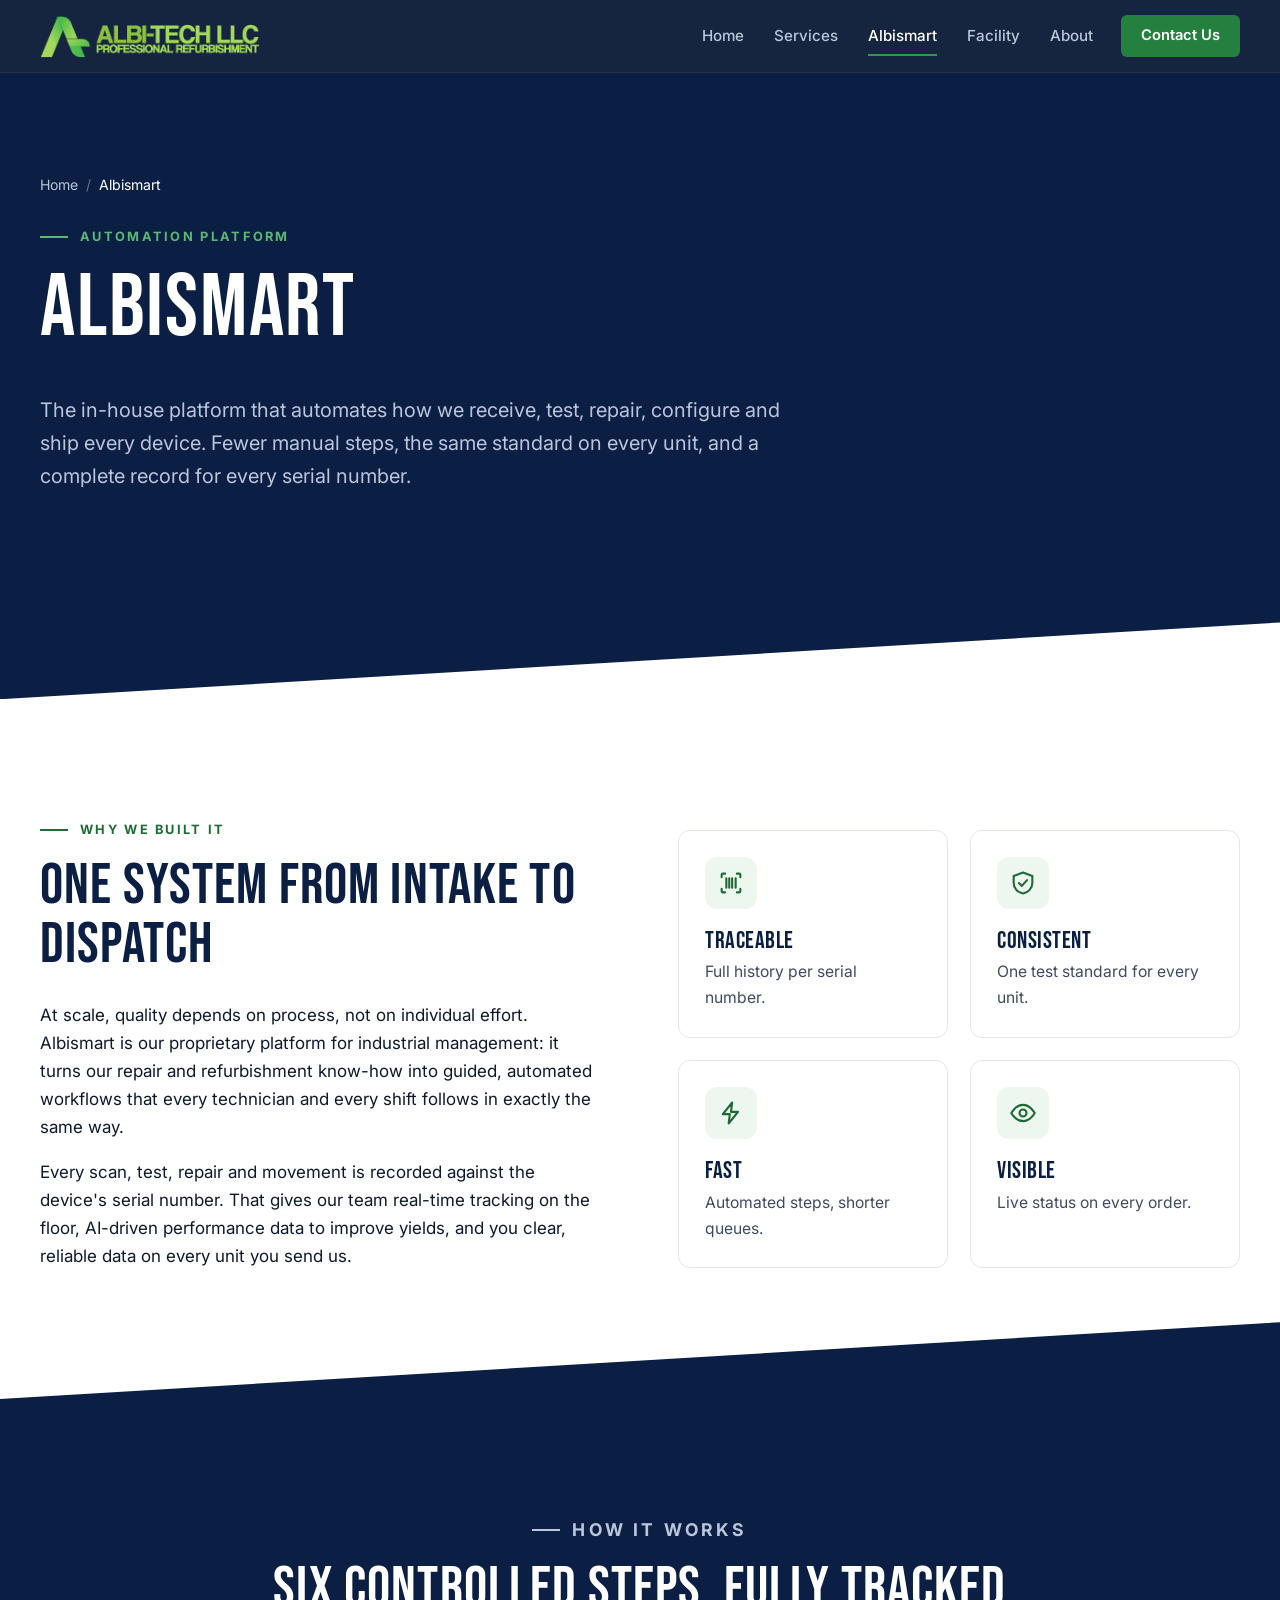
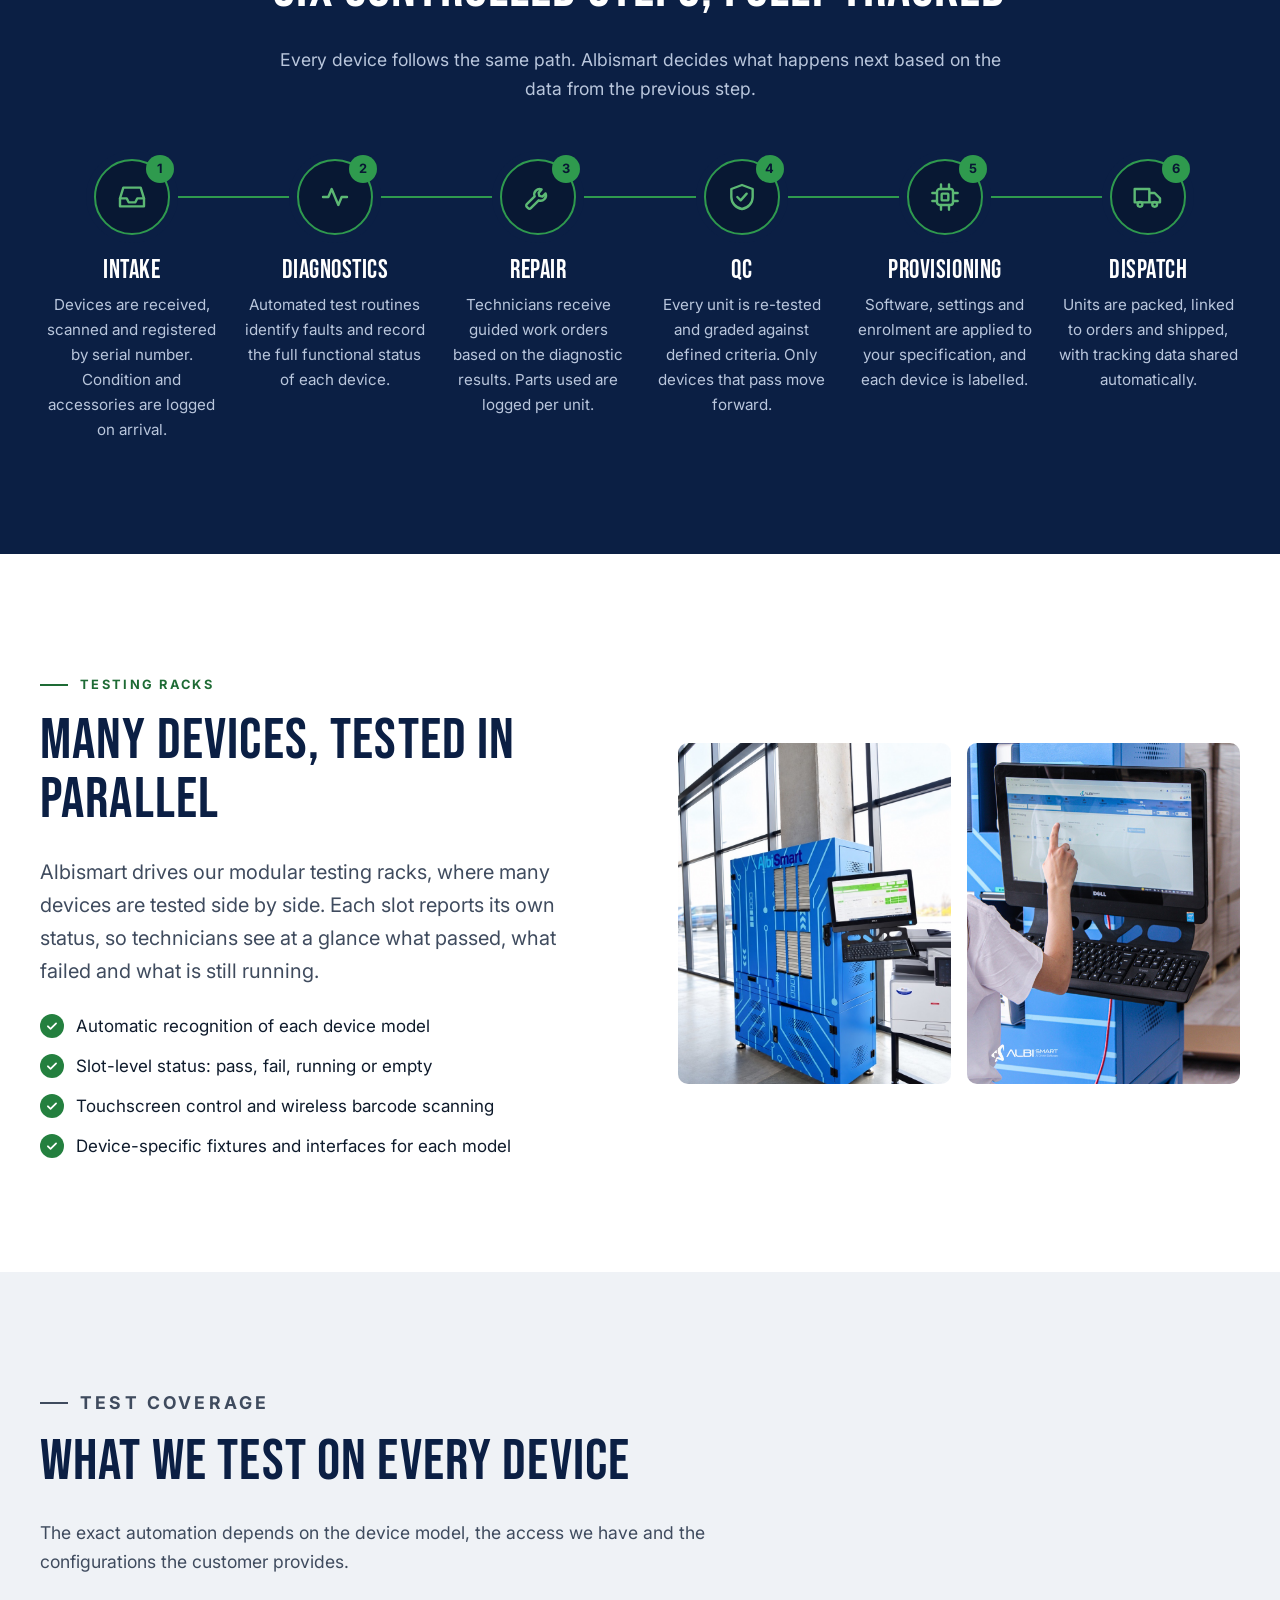
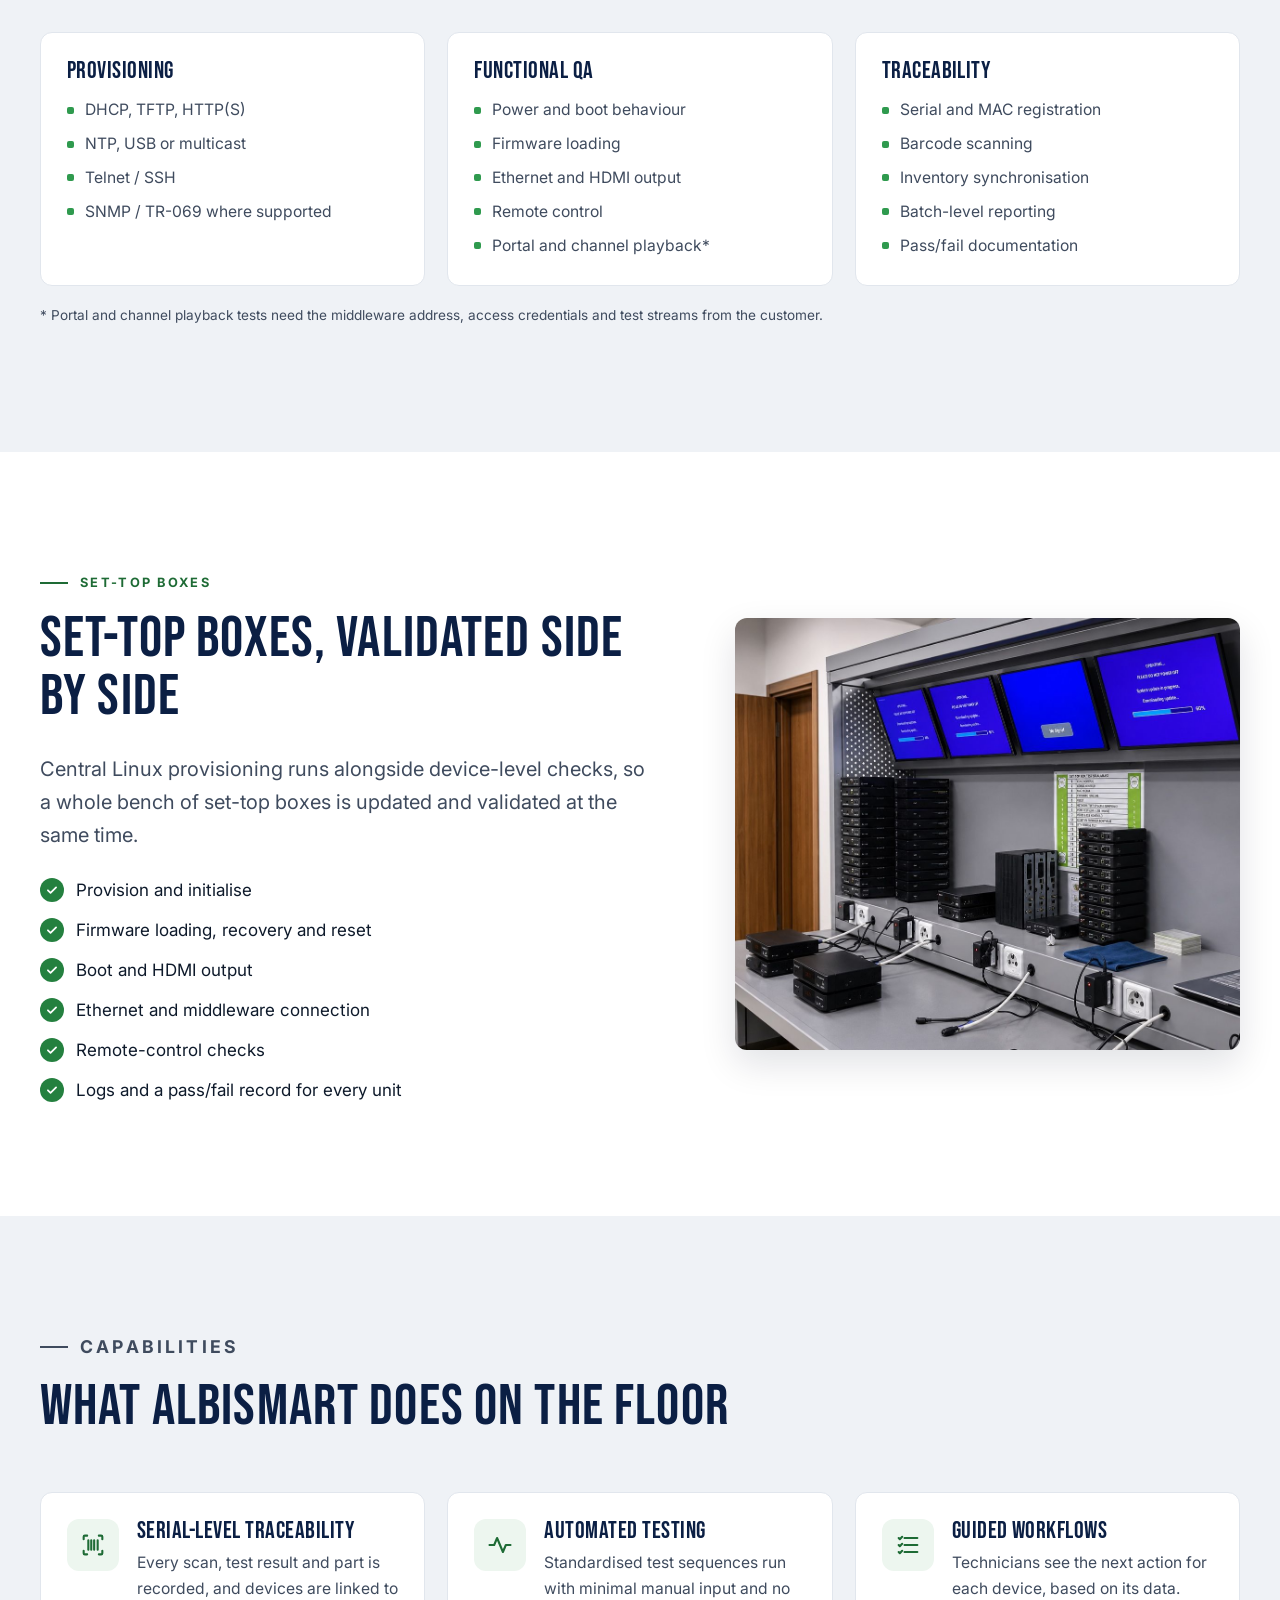
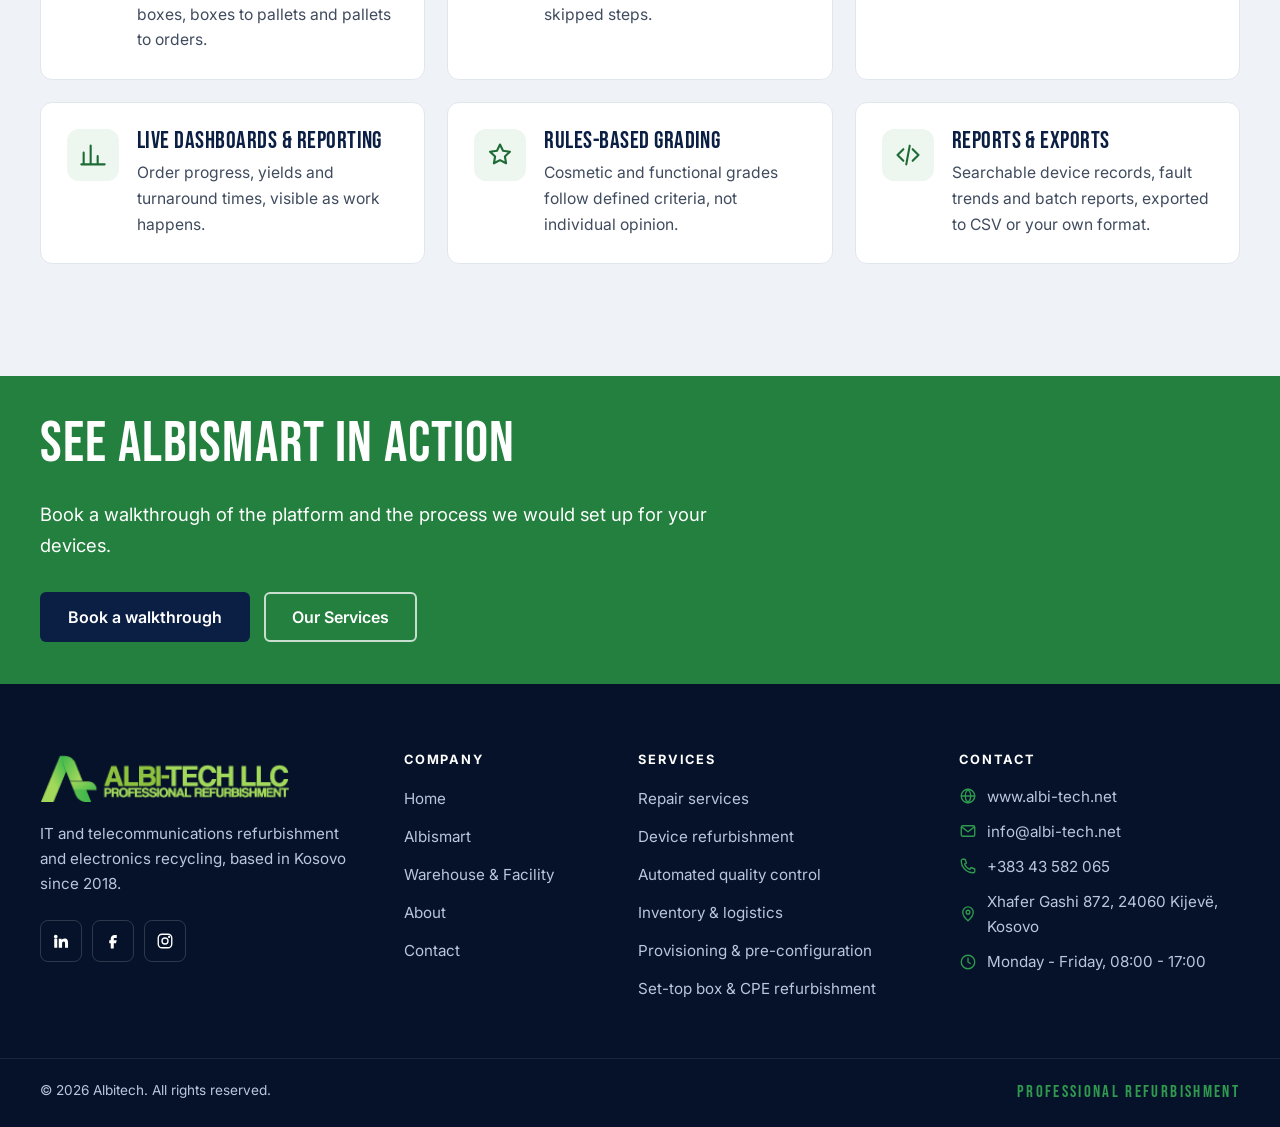
<file: albismart.html>
<!doctype html>
<html lang="en">
<head>
  <meta charset="utf-8">
  <meta name="viewport" content="width=device-width, initial-scale=1">
  <title>Albismart Automation Platform | Albitech</title>
  <meta name="description" content="Albismart is Albitech's in-house automation platform. It runs every device through intake, diagnostics, repair, quality control, provisioning and dispatch, with full serial-level traceability.">
  <link rel="canonical" href="https://www.albi-tech.net/albismart.html">
  <meta name="theme-color" content="#0B1F44">
  <meta property="og:type" content="website">
  <meta property="og:site_name" content="Albitech">
  <meta property="og:title" content="Albismart | The automation behind every Albitech device">
  <meta property="og:description" content="Intake, diagnostics, repair, QC, provisioning and dispatch in one tracked, automated flow.">
  <meta property="og:url" content="https://www.albi-tech.net/albismart.html">
  <meta property="og:image" content="https://www.albi-tech.net/assets/img/og-image.png">
  <meta property="og:image:width" content="1200">
  <meta property="og:image:height" content="630">
  <meta property="og:image:alt" content="Albitech, Professional Refurbishment">
  <meta name="twitter:card" content="summary_large_image">
  <link rel="icon" href="assets/img/favicon.svg" type="image/svg+xml">
  <link rel="preconnect" href="https://fonts.googleapis.com">
  <link rel="preconnect" href="https://fonts.gstatic.com" crossorigin>
  <link rel="stylesheet" href="https://fonts.googleapis.com/css2?family=Bebas+Neue&amp;family=Inter:wght@400;500;600;700&amp;display=swap">
  <script>document.documentElement.classList.add("js");</script>
  <link rel="stylesheet" href="assets/css/styles.css?v=7">
  <script src="assets/js/main.js?v=6" defer></script>
</head>
<body>
  <a class="skip-link" href="#main">Skip to main content</a>

  <header class="site-header">
    <div class="container header-inner">
      <a class="brand" href="index.html"><img src="assets/img/logo.png" alt="AlbiTech home" width="220" height="44"></a>
      <button class="nav-toggle" type="button" aria-expanded="false" aria-controls="site-nav" aria-label="Open menu">
        <span class="nav-toggle-bar"></span><span class="nav-toggle-bar"></span><span class="nav-toggle-bar"></span>
      </button>
      <nav class="site-nav" id="site-nav" aria-label="Main">
        <ul class="nav-list">
          <li><a class="nav-link" href="index.html">Home</a></li>
          <li><a class="nav-link" href="services.html">Services</a></li>
          <li><a class="nav-link" href="albismart.html" aria-current="page">Albismart</a></li>
          <li><a class="nav-link" href="facility.html">Facility</a></li>
          <li><a class="nav-link" href="about.html">About</a></li>
          <li class="nav-cta"><a class="btn btn-primary btn-sm" href="contact.html">Contact Us</a></li>
        </ul>
      </nav>
    </div>
  </header>

  <main id="main">
    <section class="page-hero" aria-labelledby="page-title">
      <div class="container">
        <nav class="breadcrumb" aria-label="Breadcrumb">
          <ol><li><a href="index.html">Home</a></li><li><span aria-current="page">Albismart</span></li></ol>
        </nav>
        <p class="eyebrow" data-reveal>Automation platform</p>
        <h1 id="page-title" data-reveal style="--delay:.1s">Albismart</h1>
        <p class="lead" data-reveal style="--delay:.2s">The in-house platform that automates how we receive, test, repair, configure and ship every device. Fewer manual steps, the same standard on every unit, and a complete record for every serial number.</p>
      </div>
    </section>

    <section class="section" aria-labelledby="intro-title">
      <div class="container split">
        <div data-reveal="left">
          <p class="eyebrow">Why we built it</p>
          <h2 id="intro-title">One system from intake to dispatch</h2>
          <p>At scale, quality depends on process, not on individual effort. Albismart is our proprietary platform for industrial management: it turns our repair and refurbishment know-how into guided, automated workflows that every technician and every shift follows in exactly the same way.</p>
          <p>Every scan, test, repair and movement is recorded against the device's serial number. That gives our team real-time tracking on the floor, AI-driven performance data to improve yields, and you clear, reliable data on every unit you send us.</p>
        </div>
        <div class="feature-grid feature-grid--2" data-reveal="right">
          <div class="feature feature--stack">
            <div class="icon-badge"><svg class="icon" viewBox="0 0 24 24" aria-hidden="true"><path d="M4 7V5a1 1 0 0 1 1-1h2M17 4h2a1 1 0 0 1 1 1v2M20 17v2a1 1 0 0 1-1 1h-2M7 20H5a1 1 0 0 1-1-1v-2"/><path d="M8 8v8M10.5 8v8M13 8v8M16 8v8"/></svg></div>
            <h3>Traceable</h3>
            <p>Full history per serial number.</p>
          </div>
          <div class="feature feature--stack">
            <div class="icon-badge"><svg class="icon" viewBox="0 0 24 24" aria-hidden="true"><path d="M12 3l8 3v6c0 4.5-3.4 8.3-8 9-4.6-.7-8-4.5-8-9V6z"/><path d="M8.5 12l2.5 2.5 4.5-5"/></svg></div>
            <h3>Consistent</h3>
            <p>One test standard for every unit.</p>
          </div>
          <div class="feature feature--stack">
            <div class="icon-badge"><svg class="icon" viewBox="0 0 24 24" aria-hidden="true"><path d="M13 3L5 13h6l-1 8 8-10h-6z"/></svg></div>
            <h3>Fast</h3>
            <p>Automated steps, shorter queues.</p>
          </div>
          <div class="feature feature--stack">
            <div class="icon-badge"><svg class="icon" viewBox="0 0 24 24" aria-hidden="true"><path d="M2 12s3.6-7 10-7 10 7 10 7-3.6 7-10 7S2 12 2 12z"/><circle cx="12" cy="12" r="3"/></svg></div>
            <h3>Visible</h3>
            <p>Live status on every order.</p>
          </div>
        </div>
      </div>
    </section>

    <!-- ============ Process diagram ============ -->
    <section class="section section--dark angle-top" aria-labelledby="process-title">
      <div class="container">
        <div class="section-head center" data-reveal>
          <p class="eyebrow">How it works</p>
          <h2 id="process-title">Six controlled steps, fully tracked</h2>
          <p>Every device follows the same path. Albismart decides what happens next based on the data from the previous step.</p>
        </div>
        <ol class="process" data-observe aria-label="Albismart process: Intake, Diagnostics, Repair, Quality control, Provisioning, Dispatch">
          <li class="step" data-reveal>
            <div class="step-icon"><svg class="icon" viewBox="0 0 24 24" aria-hidden="true"><path d="M3 13h5l1.5 3h5L16 13h5"/><path d="M5.5 5h13L21 13v6H3v-6z"/></svg><span class="step-num" aria-hidden="true">1</span></div>
            <h3>Intake</h3>
            <p>Devices are received, scanned and registered by serial number. Condition and accessories are logged on arrival.</p>
          </li>
          <li class="step" data-reveal style="--delay:.12s">
            <div class="step-icon"><svg class="icon" viewBox="0 0 24 24" aria-hidden="true"><path d="M3 12h4l2.5-6 5 12L17 12h4"/></svg><span class="step-num" aria-hidden="true">2</span></div>
            <h3>Diagnostics</h3>
            <p>Automated test routines identify faults and record the full functional status of each device.</p>
          </li>
          <li class="step" data-reveal style="--delay:.24s">
            <div class="step-icon"><svg class="icon" viewBox="0 0 24 24" aria-hidden="true"><path d="M14.7 6.3a4 4 0 0 0-5.2 5.2L3.6 17.4a1.4 1.4 0 0 0 0 2l1 1a1.4 1.4 0 0 0 2 0l5.9-5.9a4 4 0 0 0 5.2-5.2l-2.4 2.4-2.3-.5-.5-2.3z"/></svg><span class="step-num" aria-hidden="true">3</span></div>
            <h3>Repair</h3>
            <p>Technicians receive guided work orders based on the diagnostic results. Parts used are logged per unit.</p>
          </li>
          <li class="step" data-reveal style="--delay:.36s">
            <div class="step-icon"><svg class="icon" viewBox="0 0 24 24" aria-hidden="true"><path d="M12 3l8 3v6c0 4.5-3.4 8.3-8 9-4.6-.7-8-4.5-8-9V6z"/><path d="M8.5 12l2.5 2.5 4.5-5"/></svg><span class="step-num" aria-hidden="true">4</span></div>
            <h3>QC</h3>
            <p>Every unit is re-tested and graded against defined criteria. Only devices that pass move forward.</p>
          </li>
          <li class="step" data-reveal style="--delay:.48s">
            <div class="step-icon"><svg class="icon" viewBox="0 0 24 24" aria-hidden="true"><rect x="6" y="6" width="12" height="12" rx="2"/><rect x="9.5" y="9.5" width="5" height="5" rx=".5"/><path d="M9 2.5V6M15 2.5V6M9 18v3.5M15 18v3.5M2.5 9H6M2.5 15H6M18 9h3.5M18 15h3.5"/></svg><span class="step-num" aria-hidden="true">5</span></div>
            <h3>Provisioning</h3>
            <p>Software, settings and enrolment are applied to your specification, and each device is labelled.</p>
          </li>
          <li class="step" data-reveal style="--delay:.6s">
            <div class="step-icon"><svg class="icon" viewBox="0 0 24 24" aria-hidden="true"><path d="M2 6h11v10H2zM13 9h4l4 4v3h-8z"/><circle cx="6" cy="17.5" r="1.8"/><circle cx="17" cy="17.5" r="1.8"/></svg><span class="step-num" aria-hidden="true">6</span></div>
            <h3>Dispatch</h3>
            <p>Units are packed, linked to orders and shipped, with tracking data shared automatically.</p>
          </li>
        </ol>
      </div>
    </section>

    <section class="section" aria-labelledby="rack-title">
      <div class="container split">
        <div data-reveal="left">
          <p class="eyebrow">Testing racks</p>
          <h2 id="rack-title">Many devices, tested in parallel</h2>
          <p class="lead">Albismart drives our modular testing racks, where many devices are tested side by side. Each slot reports its own status, so technicians see at a glance what passed, what failed and what is still running.</p>
          <ul class="check-list" style="margin-top:24px">
            <li>Automatic recognition of each device model</li>
            <li>Slot-level status: pass, fail, running or empty</li>
            <li>Touchscreen control and wireless barcode scanning</li>
            <li>Device-specific fixtures and interfaces for each model</li>
          </ul>
        </div>
        <div class="photo-grid" data-reveal="right">
          <figure><img src="assets/img/photos/test-cabinet.jpg" alt="An Albismart testing cabinet with device slots and a touchscreen" width="800" height="1200" loading="lazy"></figure>
          <figure><img src="assets/img/photos/test-touchscreen.jpg" alt="A technician using the Albismart touchscreen on a testing rack" width="960" height="1200" loading="lazy"></figure>
        </div>
      </div>
    </section>

    <section class="section section--gray" aria-labelledby="coverage-title">
      <div class="container">
        <div class="section-head" data-reveal>
          <p class="eyebrow">Test coverage</p>
          <h2 id="coverage-title">What we test on every device</h2>
          <p>The exact automation depends on the device model, the access we have and the configurations the customer provides.</p>
        </div>
        <div class="feature-grid">
          <div class="feature feature--stack" data-reveal>
            <h3>Provisioning</h3>
            <ul class="mini-list"><li>DHCP, TFTP, HTTP(S)</li><li>NTP, USB or multicast</li><li>Telnet / SSH</li><li>SNMP / TR-069 where supported</li></ul>
          </div>
          <div class="feature feature--stack" data-reveal style="--delay:.08s">
            <h3>Functional QA</h3>
            <ul class="mini-list"><li>Power and boot behaviour</li><li>Firmware loading</li><li>Ethernet and HDMI output</li><li>Remote control</li><li>Portal and channel playback*</li></ul>
          </div>
          <div class="feature feature--stack" data-reveal style="--delay:.16s">
            <h3>Traceability</h3>
            <ul class="mini-list"><li>Serial and MAC registration</li><li>Barcode scanning</li><li>Inventory synchronisation</li><li>Batch-level reporting</li><li>Pass/fail documentation</li></ul>
          </div>
        </div>
        <p class="source">* Portal and channel playback tests need the middleware address, access credentials and test streams from the customer.</p>
      </div>
    </section>

    <section class="section" aria-labelledby="stb-title">
      <div class="container split split--text-wide">
        <div data-reveal="left">
          <p class="eyebrow">Set-top boxes</p>
          <h2 id="stb-title">Set-top boxes, validated side by side</h2>
          <p class="lead">Central Linux provisioning runs alongside device-level checks, so a whole bench of set-top boxes is updated and validated at the same time.</p>
          <ol class="check-list" style="margin-top:24px" aria-label="Set-top box validation workflow">
            <li>Provision and initialise</li>
            <li>Firmware loading, recovery and reset</li>
            <li>Boot and HDMI output</li>
            <li>Ethernet and middleware connection</li>
            <li>Remote-control checks</li>
            <li>Logs and a pass/fail record for every unit</li>
          </ol>
        </div>
        <figure class="media-frame" data-reveal="right">
          <img src="assets/img/photos/stb-test-bench.jpg" alt="A set-top box test bench: screens above show firmware updates in progress, with stacks of boxes and connected units on the bench" width="1089" height="930" loading="lazy">
        </figure>
      </div>
    </section>

    <section class="section section--gray" aria-labelledby="capabilities-title">
      <div class="container">
        <div class="section-head" data-reveal>
          <p class="eyebrow">Capabilities</p>
          <h2 id="capabilities-title">What Albismart does on the floor</h2>
        </div>
        <div class="feature-grid">
          <div class="feature" data-reveal>
            <div class="icon-badge"><svg class="icon" viewBox="0 0 24 24" aria-hidden="true"><path d="M4 7V5a1 1 0 0 1 1-1h2M17 4h2a1 1 0 0 1 1 1v2M20 17v2a1 1 0 0 1-1 1h-2M7 20H5a1 1 0 0 1-1-1v-2"/><path d="M8 8v8M10.5 8v8M13 8v8M16 8v8"/></svg></div>
            <div><h3>Serial-level traceability</h3><p>Every scan, test result and part is recorded, and devices are linked to boxes, boxes to pallets and pallets to orders.</p></div>
          </div>
          <div class="feature" data-reveal style="--delay:.08s">
            <div class="icon-badge"><svg class="icon" viewBox="0 0 24 24" aria-hidden="true"><path d="M3 12h4l2.5-6 5 12L17 12h4"/></svg></div>
            <div><h3>Automated testing</h3><p>Standardised test sequences run with minimal manual input and no skipped steps.</p></div>
          </div>
          <div class="feature" data-reveal style="--delay:.16s">
            <div class="icon-badge"><svg class="icon" viewBox="0 0 24 24" aria-hidden="true"><path d="M9 6h11M9 12h11M9 18h11"/><path d="M4 6l1 1 2-2M4 12l1 1 2-2M4 18l1 1 2-2"/></svg></div>
            <div><h3>Guided workflows</h3><p>Technicians see the next action for each device, based on its data.</p></div>
          </div>
          <div class="feature" data-reveal>
            <div class="icon-badge"><svg class="icon" viewBox="0 0 24 24" aria-hidden="true"><path d="M4 20V10M10 20V4M16 20v-7M22 20H2"/></svg></div>
            <div><h3>Live dashboards &amp; reporting</h3><p>Order progress, yields and turnaround times, visible as work happens.</p></div>
          </div>
          <div class="feature" data-reveal style="--delay:.08s">
            <div class="icon-badge"><svg class="icon" viewBox="0 0 24 24" aria-hidden="true"><path d="M12 3l2.6 5.3 5.9.9-4.3 4.1 1 5.8L12 16.4 6.8 19.1l1-5.8L3.5 9.2l5.9-.9z"/></svg></div>
            <div><h3>Rules-based grading</h3><p>Cosmetic and functional grades follow defined criteria, not individual opinion.</p></div>
          </div>
          <div class="feature" data-reveal style="--delay:.16s">
            <div class="icon-badge"><svg class="icon" viewBox="0 0 24 24" aria-hidden="true"><path d="M8 7l-5 5 5 5M16 7l5 5-5 5M13.5 4l-3 16"/></svg></div>
            <div><h3>Reports &amp; exports</h3><p>Searchable device records, fault trends and batch reports, exported to CSV or your own format.</p></div>
          </div>
        </div>
      </div>
    </section>

    <section class="cta-band" aria-labelledby="cta-title">
      <div class="container">
        <div class="cta-inner" data-reveal>
          <h2 id="cta-title">See Albismart in action</h2>
          <p>Book a walkthrough of the platform and the process we would set up for your devices.</p>
          <div class="btn-row">
            <a class="btn btn-dark" href="contact.html">Book a walkthrough</a>
            <a class="btn btn-outline" href="services.html">Our Services</a>
          </div>
        </div>
      </div>
    </section>
  </main>

  <footer class="site-footer">
    <div class="container footer-grid">
      <div class="footer-brand">
        <img src="assets/img/logo.png" alt="AlbiTech, Professional Refurbishment" width="250" height="50" loading="lazy">
        <p>IT and telecommunications refurbishment and electronics recycling, based in Kosovo since 2018.</p>
            <ul class="social" aria-label="Albitech on social media">
          <li><a href="https://www.linkedin.com/company/albitech-l-l-c" target="_blank" rel="noopener" aria-label="Albitech on LinkedIn"><svg class="icon icon-fill" viewBox="0 0 24 24" aria-hidden="true"><path d="M4.98 3.5a2.5 2.5 0 1 1 0 5 2.5 2.5 0 0 1 0-5zM3 9h4v12H3zM9 9h3.8v1.7h.05c.53-1 1.83-2.05 3.77-2.05 4.03 0 4.78 2.65 4.78 6.1V21h-4v-5.5c0-1.3-.02-3-1.83-3-1.83 0-2.12 1.43-2.12 2.9V21H9z"/></svg></a></li>
          <li><a href="https://www.facebook.com/albitech/" target="_blank" rel="noopener" aria-label="Albitech on Facebook"><svg class="icon icon-fill" viewBox="0 0 24 24" aria-hidden="true"><path d="M14 8h3V4h-3c-2.76 0-5 2.24-5 5v2H7v4h2v7h4v-7h3l1-4h-4V9c0-.55.45-1 1-1z"/></svg></a></li>
          <li><a href="https://www.instagram.com/albitech_llc/" target="_blank" rel="noopener" aria-label="Albitech on Instagram"><svg class="icon" viewBox="0 0 24 24" aria-hidden="true"><rect x="3" y="3" width="18" height="18" rx="5"/><circle cx="12" cy="12" r="4"/><circle cx="17.5" cy="6.5" r=".6" fill="currentColor"/></svg></a></li>
        </ul>
      </div>
      <nav class="footer-col" aria-label="Footer: company">
        <h2 class="footer-title">Company</h2>
        <ul>
          <li><a href="index.html">Home</a></li>
          <li><a href="albismart.html">Albismart</a></li>
          <li><a href="facility.html">Warehouse &amp; Facility</a></li>
          <li><a href="about.html">About</a></li>
          <li><a href="contact.html">Contact</a></li>
        </ul>
      </nav>
      <nav class="footer-col" aria-label="Footer: services">
        <h2 class="footer-title">Services</h2>
        <ul>
          <li><a href="services.html#repair">Repair services</a></li>
          <li><a href="services.html#refurbishment">Device refurbishment</a></li>
          <li><a href="services.html#quality-control">Automated quality control</a></li>
          <li><a href="services.html#logistics">Inventory &amp; logistics</a></li>
          <li><a href="services.html#provisioning">Provisioning &amp; pre-configuration</a></li>
          <li><a href="services.html#cpe">Set-top box &amp; CPE refurbishment</a></li>
        </ul>
      </nav>
      <div class="footer-col">
        <h2 class="footer-title">Contact</h2>
        <ul class="footer-contact">
          <!-- cms:footer-contact -->
          <li><svg class="icon" viewBox="0 0 24 24" aria-hidden="true"><circle cx="12" cy="12" r="9"/><path d="M3 12h18M12 3c2.5 2.7 3.8 5.7 3.8 9s-1.3 6.3-3.8 9c-2.5-2.7-3.8-5.7-3.8-9S9.5 5.7 12 3z"/></svg><a href="https://www.albi-tech.net">www.albi-tech.net</a></li>
          <li><svg class="icon" viewBox="0 0 24 24" aria-hidden="true"><rect x="3" y="5" width="18" height="14" rx="2"/><path d="M3.5 6.5l8.5 6.5 8.5-6.5"/></svg><a href="mailto:info@albi-tech.net">info@albi-tech.net</a></li>
          <li><svg class="icon" viewBox="0 0 24 24" aria-hidden="true"><path d="M5 3h3l2 5-2.5 1.5a11 11 0 0 0 7 7L16 14l5 2v3a2 2 0 0 1-2 2A16 16 0 0 1 3 5a2 2 0 0 1 2-2z"/></svg><a href="tel:+38343582065">+383 43 582 065</a></li>
          <li><svg class="icon" viewBox="0 0 24 24" aria-hidden="true"><path d="M12 21s-7-6.2-7-11.5a7 7 0 0 1 14 0C19 14.8 12 21 12 21z"/><circle cx="12" cy="9.5" r="2.5"/></svg><a href="https://maps.app.goo.gl/2U7qtQhpvTjWQRKJ6" target="_blank" rel="noopener">Xhafer Gashi 872, 24060 Kijevë, Kosovo</a></li>
          <li><svg class="icon" viewBox="0 0 24 24" aria-hidden="true"><circle cx="12" cy="12" r="9"/><path d="M12 7v5l3 2"/></svg><span>Monday - Friday, 08:00 - 17:00</span></li>
          <!-- /cms:footer-contact -->
        </ul>
      </div>
    </div>
    <div class="footer-bottom">
      <div class="container footer-bottom-inner">
        <p>&copy; <span data-year>2026</span> Albitech. All rights reserved.</p>
        <p class="footer-tagline">Professional Refurbishment</p>
      </div>
    </div>
  </footer>
</body>
</html>
</file>
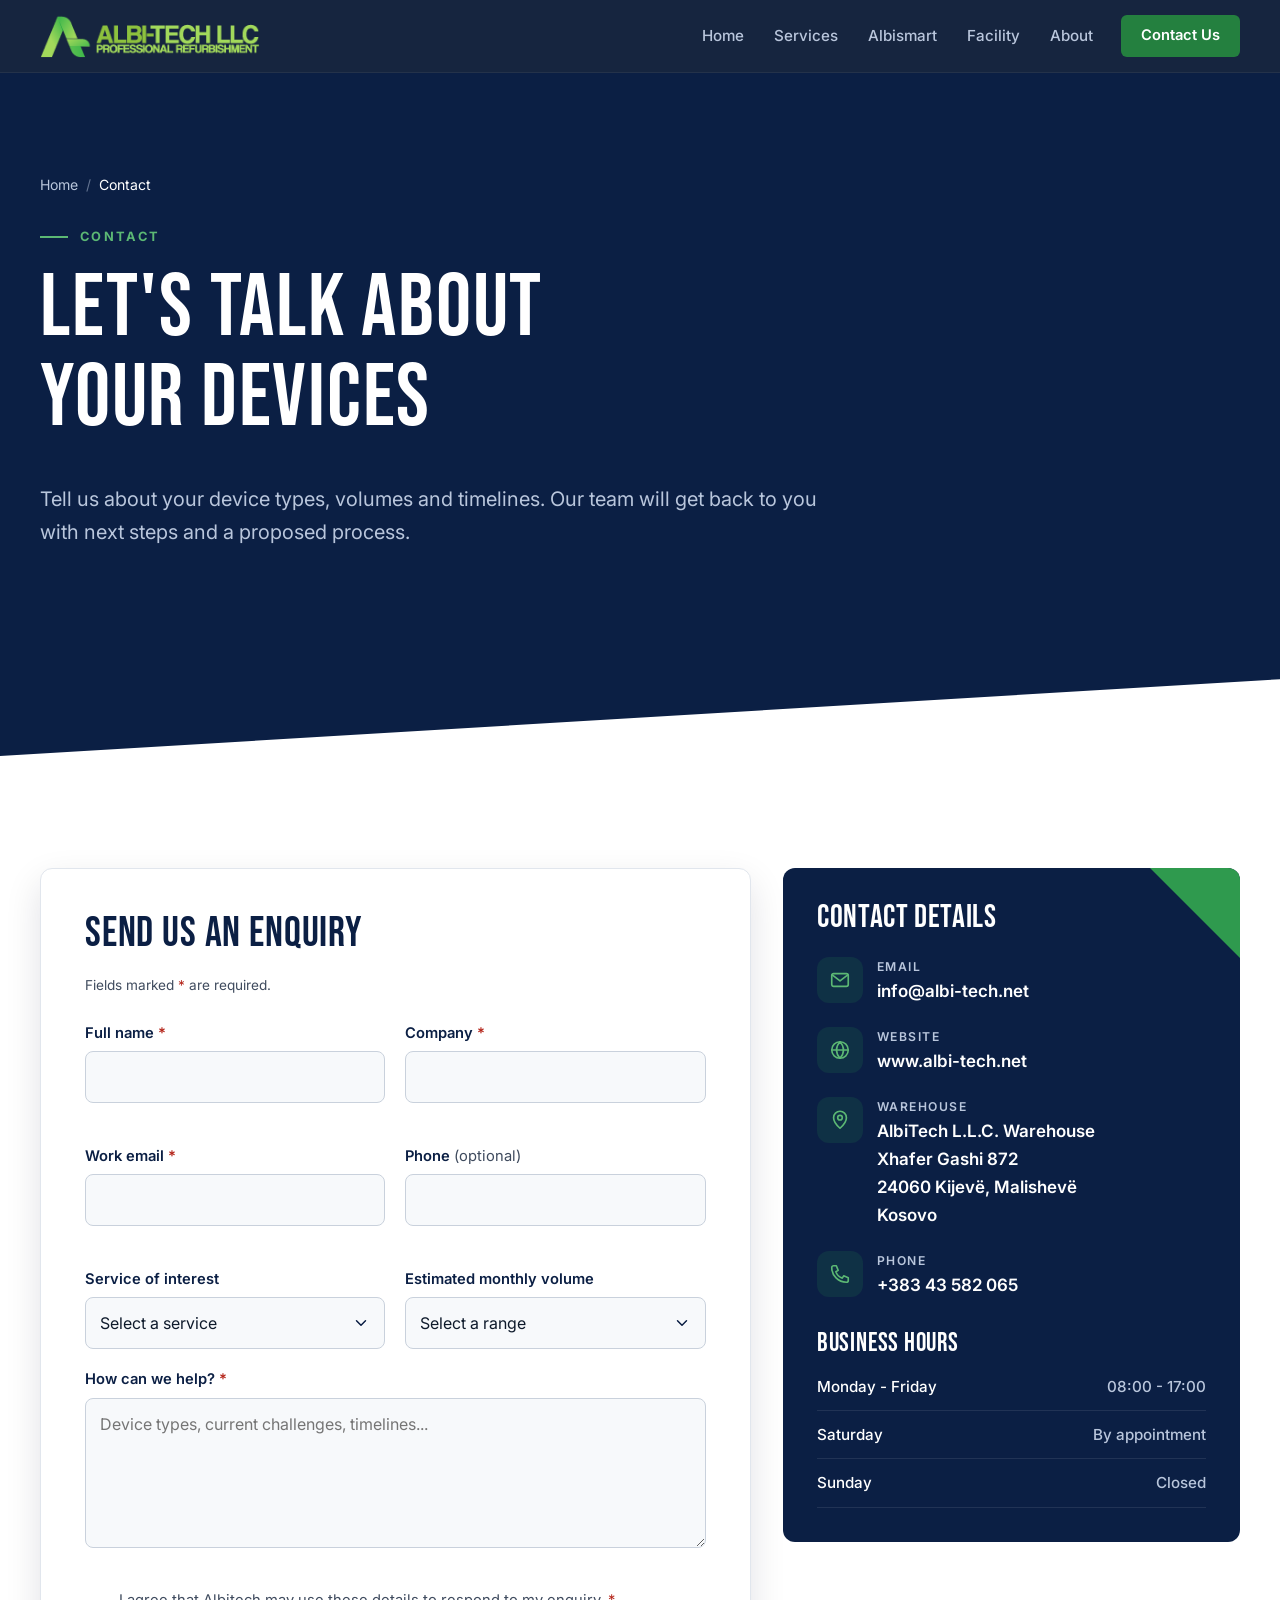
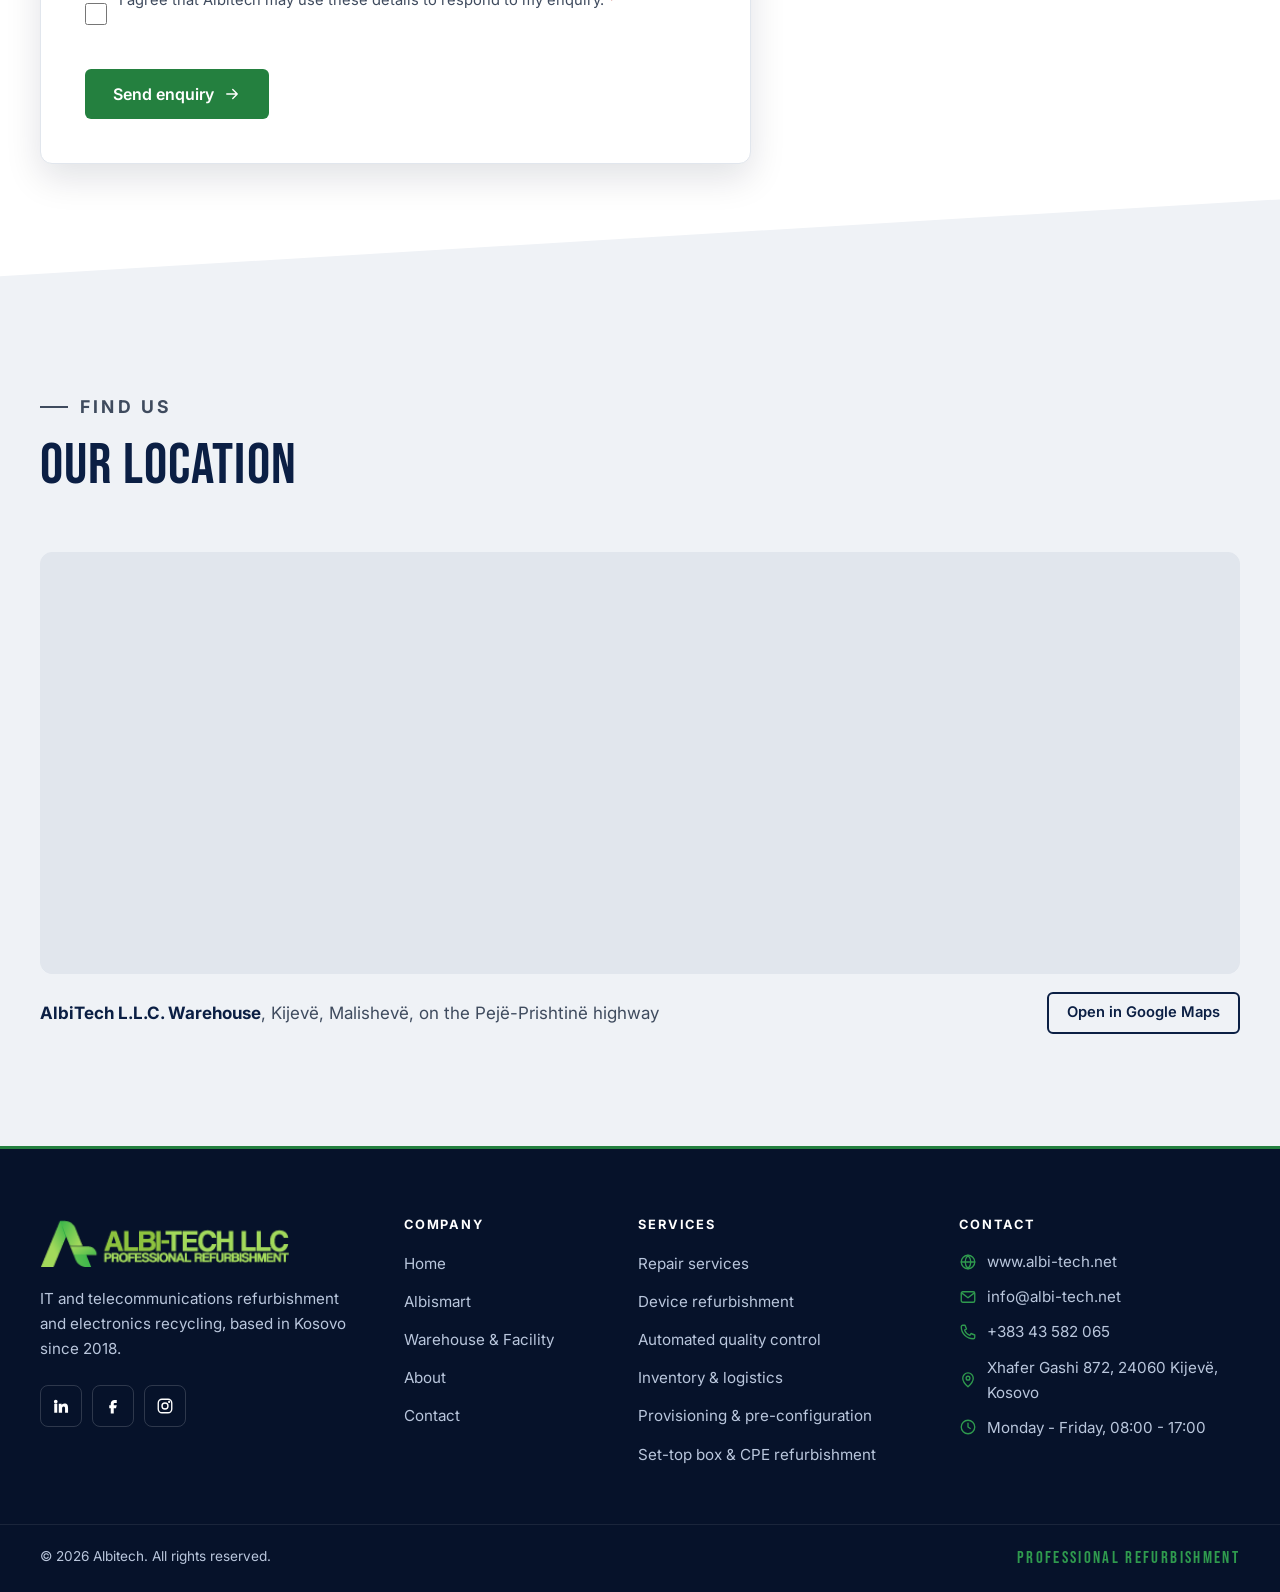
<file: contact.html>
<!doctype html>
<html lang="en">
<head>
  <meta charset="utf-8">
  <meta name="viewport" content="width=device-width, initial-scale=1">
  <title>Contact Albitech | Device Repair &amp; Refurbishment Enquiries</title>
  <meta name="description" content="Contact Albitech about device repair, refurbishment, quality control, logistics or provisioning. Email info@albi-tech.net or send us your enquiry online.">
  <link rel="canonical" href="https://www.albi-tech.net/contact.html">
  <meta name="theme-color" content="#0B1F44">
  <meta property="og:type" content="website">
  <meta property="og:site_name" content="Albitech">
  <meta property="og:title" content="Contact Albitech">
  <meta property="og:description" content="Tell us about your devices, volumes and timelines.">
  <meta property="og:url" content="https://www.albi-tech.net/contact.html">
  <meta property="og:image" content="https://www.albi-tech.net/assets/img/og-image.png">
  <meta property="og:image:width" content="1200">
  <meta property="og:image:height" content="630">
  <meta property="og:image:alt" content="Albitech, Professional Refurbishment">
  <meta name="twitter:card" content="summary_large_image">
  <link rel="icon" href="assets/img/favicon.svg" type="image/svg+xml">
  <link rel="preconnect" href="https://fonts.googleapis.com">
  <link rel="preconnect" href="https://fonts.gstatic.com" crossorigin>
  <link rel="stylesheet" href="https://fonts.googleapis.com/css2?family=Bebas+Neue&amp;family=Inter:wght@400;500;600;700&amp;display=swap">
  <script>document.documentElement.classList.add("js");</script>
  <link rel="stylesheet" href="assets/css/styles.css?v=7">
  <script src="assets/js/main.js?v=6" defer></script>
</head>
<body>
  <a class="skip-link" href="#main">Skip to main content</a>

  <header class="site-header">
    <div class="container header-inner">
      <a class="brand" href="index.html"><img src="assets/img/logo.png" alt="AlbiTech home" width="220" height="44"></a>
      <button class="nav-toggle" type="button" aria-expanded="false" aria-controls="site-nav" aria-label="Open menu">
        <span class="nav-toggle-bar"></span><span class="nav-toggle-bar"></span><span class="nav-toggle-bar"></span>
      </button>
      <nav class="site-nav" id="site-nav" aria-label="Main">
        <ul class="nav-list">
          <li><a class="nav-link" href="index.html">Home</a></li>
          <li><a class="nav-link" href="services.html">Services</a></li>
          <li><a class="nav-link" href="albismart.html">Albismart</a></li>
          <li><a class="nav-link" href="facility.html">Facility</a></li>
          <li><a class="nav-link" href="about.html">About</a></li>
          <li class="nav-cta"><a class="btn btn-primary btn-sm" href="contact.html" aria-current="page">Contact Us</a></li>
        </ul>
      </nav>
    </div>
  </header>

  <main id="main">
    <section class="page-hero" aria-labelledby="page-title">
      <div class="container">
        <nav class="breadcrumb" aria-label="Breadcrumb">
          <ol><li><a href="index.html">Home</a></li><li><span aria-current="page">Contact</span></li></ol>
        </nav>
        <p class="eyebrow" data-reveal>Contact</p>
        <h1 id="page-title" data-reveal style="--delay:.1s">Let's talk about your devices</h1>
        <p class="lead" data-reveal style="--delay:.2s">Tell us about your device types, volumes and timelines. Our team will get back to you with next steps and a proposed process.</p>
      </div>
    </section>

    <section class="section" aria-label="Contact form and details">
      <div class="container contact-layout">
        <div class="form-card" data-reveal>
          <h2 id="form-title">Send us an enquiry</h2>
          <p class="form-note">Fields marked <span class="req" aria-hidden="true">*</span><span class="sr-only">with an asterisk</span> are required.</p>
          <!--
            FORM BACKEND (Formspree): put your form URL in action, e.g.
            action="https://formspree.io/f/abcdwxyz"
            While action is empty, the form opens the visitor's email app addressed to info@albi-tech.net.
          -->
          <form data-contact-form action="" method="post" novalidate aria-labelledby="form-title">
            <!-- Spam trap: hidden from people, bots that fill it in are silently ignored. -->
            <div class="hp-field" aria-hidden="true">
              <label for="website-url">Leave this field empty</label>
              <input id="website-url" name="_gotcha" type="text" tabindex="-1" autocomplete="off">
            </div>
            <div class="form-grid">
              <div class="field">
                <label for="name">Full name <span class="req" aria-hidden="true">*</span></label>
                <input id="name" name="name" type="text" autocomplete="name" required aria-describedby="name-error">
                <span class="field-error" id="name-error" aria-live="polite"></span>
              </div>
              <div class="field">
                <label for="company">Company <span class="req" aria-hidden="true">*</span></label>
                <input id="company" name="company" type="text" autocomplete="organization" required aria-describedby="company-error">
                <span class="field-error" id="company-error" aria-live="polite"></span>
              </div>
              <div class="field">
                <label for="email">Work email <span class="req" aria-hidden="true">*</span></label>
                <input id="email" name="email" type="email" autocomplete="email" required aria-describedby="email-error">
                <span class="field-error" id="email-error" aria-live="polite"></span>
              </div>
              <div class="field">
                <label for="phone">Phone <span class="optional">(optional)</span></label>
                <input id="phone" name="phone" type="tel" autocomplete="tel">
              </div>
              <div class="field">
                <label for="interest">Service of interest</label>
                <select id="interest" name="interest">
                  <option value="">Select a service</option>
                  <option>Repair services</option>
                  <option>Device refurbishment</option>
                  <option>Automated quality control</option>
                  <option>Inventory &amp; logistics</option>
                  <option>Provisioning &amp; pre-configuration</option>
                  <option>Full lifecycle programme</option>
                  <option>Other</option>
                </select>
              </div>
              <div class="field">
                <label for="volume">Estimated monthly volume</label>
                <select id="volume" name="volume">
                  <option value="">Select a range</option>
                  <option>Under 500 devices</option>
                  <option>500 - 2,000 devices</option>
                  <option>2,000 - 10,000 devices</option>
                  <option>More than 10,000 devices</option>
                  <option>Not sure yet</option>
                </select>
              </div>
              <div class="field field--full">
                <label for="message">How can we help? <span class="req" aria-hidden="true">*</span></label>
                <textarea id="message" name="message" required aria-describedby="message-error" placeholder="Device types, current challenges, timelines..."></textarea>
                <span class="field-error" id="message-error" aria-live="polite"></span>
              </div>
              <div class="field field--full">
                <div class="check-field">
                  <input id="consent" name="consent" type="checkbox" required aria-describedby="consent-error">
                  <label for="consent">I agree that Albitech may use these details to respond to my enquiry. <span class="req" aria-hidden="true">*</span></label>
                </div>
                <span class="field-error" id="consent-error" aria-live="polite"></span>
              </div>
            </div>
            <div class="form-actions">
              <button class="btn btn-primary" type="submit">Send enquiry
                <svg class="icon" viewBox="0 0 24 24" aria-hidden="true"><path d="M5 12h14M13 6l6 6-6 6"/></svg>
              </button>
            </div>
            <p class="form-status" data-form-status role="status" aria-live="polite"></p>
          </form>
        </div>

        <aside class="info-card" aria-labelledby="info-title" data-reveal style="--delay:.1s">
          <h2 id="info-title">Contact details</h2>
          <ul class="info-list">
            <!-- cms:contact-details -->
            <li>
              <span class="icon-badge"><svg class="icon" viewBox="0 0 24 24" aria-hidden="true"><rect x="3" y="5" width="18" height="14" rx="2"/><path d="M3.5 6.5l8.5 6.5 8.5-6.5"/></svg></span>
              <div><span class="info-label">Email</span><a href="mailto:info@albi-tech.net">info@albi-tech.net</a></div>
            </li>
            <li>
              <span class="icon-badge"><svg class="icon" viewBox="0 0 24 24" aria-hidden="true"><circle cx="12" cy="12" r="9"/><path d="M3 12h18M12 3c2.5 2.7 3.8 5.7 3.8 9s-1.3 6.3-3.8 9c-2.5-2.7-3.8-5.7-3.8-9S9.5 5.7 12 3z"/></svg></span>
              <div><span class="info-label">Website</span><a href="https://www.albi-tech.net">www.albi-tech.net</a></div>
            </li>
            <li>
              <span class="icon-badge"><svg class="icon" viewBox="0 0 24 24" aria-hidden="true"><path d="M12 21s-7-6.2-7-11.5a7 7 0 0 1 14 0C19 14.8 12 21 12 21z"/><circle cx="12" cy="9.5" r="2.5"/></svg></span>
              <div><span class="info-label">Warehouse</span><a href="https://maps.app.goo.gl/2U7qtQhpvTjWQRKJ6" target="_blank" rel="noopener">AlbiTech L.L.C. Warehouse<br>Xhafer Gashi 872<br>24060 Kijevë, Malishevë<br>Kosovo</a></div>
            </li>
            <li>
              <span class="icon-badge"><svg class="icon" viewBox="0 0 24 24" aria-hidden="true"><path d="M5 3h3l2 5-2.5 1.5a11 11 0 0 0 7 7L16 14l5 2v3a2 2 0 0 1-2 2A16 16 0 0 1 3 5a2 2 0 0 1 2-2z"/></svg></span>
              <div><span class="info-label">Phone</span><a href="tel:+38343582065">+383 43 582 065</a></div>
            </li>
            <!-- /cms:contact-details -->
          </ul>

          <!-- PLACEHOLDER: confirm business hours. -->
          <h3 class="hours-title">Business hours</h3>
          <table class="hours">
            <caption class="sr-only">Albitech business hours</caption>
            <tbody>
              <!-- cms:hours -->
              <tr><th scope="row">Monday - Friday</th><td>08:00 - 17:00</td></tr>
              <tr><th scope="row">Saturday</th><td>By appointment</td></tr>
              <tr><th scope="row">Sunday</th><td>Closed</td></tr>
              <!-- /cms:hours -->
            </tbody>
          </table>
        </aside>
      </div>
    </section>

    <section class="section section--gray angle-top" aria-labelledby="map-title">
      <div class="container">
        <div class="section-head" data-reveal>
          <p class="eyebrow">Find us</p>
          <h2 id="map-title">Our location</h2>
        </div>
        <!-- cms:map -->
        <div class="map-embed" data-reveal>
          <iframe src="https://www.google.com/maps/embed?origin=mfe&amp;pb=!1m3!2m1!1s42.5676475,20.7339796!6i16" title="Map showing the Albitech warehouse in Kijevë, Kosovo" loading="lazy" referrerpolicy="no-referrer-when-downgrade" allowfullscreen></iframe>
        </div>
        <div class="map-meta">
          <p><strong>AlbiTech L.L.C. Warehouse</strong>, Kijevë, Malishevë, on the Pejë-Prishtinë highway</p>
          <a class="btn btn-outline btn-sm" href="https://maps.app.goo.gl/2U7qtQhpvTjWQRKJ6" target="_blank" rel="noopener">Open in Google Maps</a>
        </div>
        <!-- /cms:map -->
      </div>
    </section>
  </main>

  <footer class="site-footer">
    <div class="container footer-grid">
      <div class="footer-brand">
        <img src="assets/img/logo.png" alt="AlbiTech, Professional Refurbishment" width="250" height="50" loading="lazy">
        <p>IT and telecommunications refurbishment and electronics recycling, based in Kosovo since 2018.</p>
            <ul class="social" aria-label="Albitech on social media">
          <li><a href="https://www.linkedin.com/company/albitech-l-l-c" target="_blank" rel="noopener" aria-label="Albitech on LinkedIn"><svg class="icon icon-fill" viewBox="0 0 24 24" aria-hidden="true"><path d="M4.98 3.5a2.5 2.5 0 1 1 0 5 2.5 2.5 0 0 1 0-5zM3 9h4v12H3zM9 9h3.8v1.7h.05c.53-1 1.83-2.05 3.77-2.05 4.03 0 4.78 2.65 4.78 6.1V21h-4v-5.5c0-1.3-.02-3-1.83-3-1.83 0-2.12 1.43-2.12 2.9V21H9z"/></svg></a></li>
          <li><a href="https://www.facebook.com/albitech/" target="_blank" rel="noopener" aria-label="Albitech on Facebook"><svg class="icon icon-fill" viewBox="0 0 24 24" aria-hidden="true"><path d="M14 8h3V4h-3c-2.76 0-5 2.24-5 5v2H7v4h2v7h4v-7h3l1-4h-4V9c0-.55.45-1 1-1z"/></svg></a></li>
          <li><a href="https://www.instagram.com/albitech_llc/" target="_blank" rel="noopener" aria-label="Albitech on Instagram"><svg class="icon" viewBox="0 0 24 24" aria-hidden="true"><rect x="3" y="3" width="18" height="18" rx="5"/><circle cx="12" cy="12" r="4"/><circle cx="17.5" cy="6.5" r=".6" fill="currentColor"/></svg></a></li>
        </ul>
      </div>
      <nav class="footer-col" aria-label="Footer: company">
        <h2 class="footer-title">Company</h2>
        <ul>
          <li><a href="index.html">Home</a></li>
          <li><a href="albismart.html">Albismart</a></li>
          <li><a href="facility.html">Warehouse &amp; Facility</a></li>
          <li><a href="about.html">About</a></li>
          <li><a href="contact.html">Contact</a></li>
        </ul>
      </nav>
      <nav class="footer-col" aria-label="Footer: services">
        <h2 class="footer-title">Services</h2>
        <ul>
          <li><a href="services.html#repair">Repair services</a></li>
          <li><a href="services.html#refurbishment">Device refurbishment</a></li>
          <li><a href="services.html#quality-control">Automated quality control</a></li>
          <li><a href="services.html#logistics">Inventory &amp; logistics</a></li>
          <li><a href="services.html#provisioning">Provisioning &amp; pre-configuration</a></li>
          <li><a href="services.html#cpe">Set-top box &amp; CPE refurbishment</a></li>
        </ul>
      </nav>
      <div class="footer-col">
        <h2 class="footer-title">Contact</h2>
        <ul class="footer-contact">
          <!-- cms:footer-contact -->
          <li><svg class="icon" viewBox="0 0 24 24" aria-hidden="true"><circle cx="12" cy="12" r="9"/><path d="M3 12h18M12 3c2.5 2.7 3.8 5.7 3.8 9s-1.3 6.3-3.8 9c-2.5-2.7-3.8-5.7-3.8-9S9.5 5.7 12 3z"/></svg><a href="https://www.albi-tech.net">www.albi-tech.net</a></li>
          <li><svg class="icon" viewBox="0 0 24 24" aria-hidden="true"><rect x="3" y="5" width="18" height="14" rx="2"/><path d="M3.5 6.5l8.5 6.5 8.5-6.5"/></svg><a href="mailto:info@albi-tech.net">info@albi-tech.net</a></li>
          <li><svg class="icon" viewBox="0 0 24 24" aria-hidden="true"><path d="M5 3h3l2 5-2.5 1.5a11 11 0 0 0 7 7L16 14l5 2v3a2 2 0 0 1-2 2A16 16 0 0 1 3 5a2 2 0 0 1 2-2z"/></svg><a href="tel:+38343582065">+383 43 582 065</a></li>
          <li><svg class="icon" viewBox="0 0 24 24" aria-hidden="true"><path d="M12 21s-7-6.2-7-11.5a7 7 0 0 1 14 0C19 14.8 12 21 12 21z"/><circle cx="12" cy="9.5" r="2.5"/></svg><a href="https://maps.app.goo.gl/2U7qtQhpvTjWQRKJ6" target="_blank" rel="noopener">Xhafer Gashi 872, 24060 Kijevë, Kosovo</a></li>
          <li><svg class="icon" viewBox="0 0 24 24" aria-hidden="true"><circle cx="12" cy="12" r="9"/><path d="M12 7v5l3 2"/></svg><span>Monday - Friday, 08:00 - 17:00</span></li>
          <!-- /cms:footer-contact -->
        </ul>
      </div>
    </div>
    <div class="footer-bottom">
      <div class="container footer-bottom-inner">
        <p>&copy; <span data-year>2026</span> Albitech. All rights reserved.</p>
        <p class="footer-tagline">Professional Refurbishment</p>
      </div>
    </div>
  </footer>
</body>
</html>
</file>
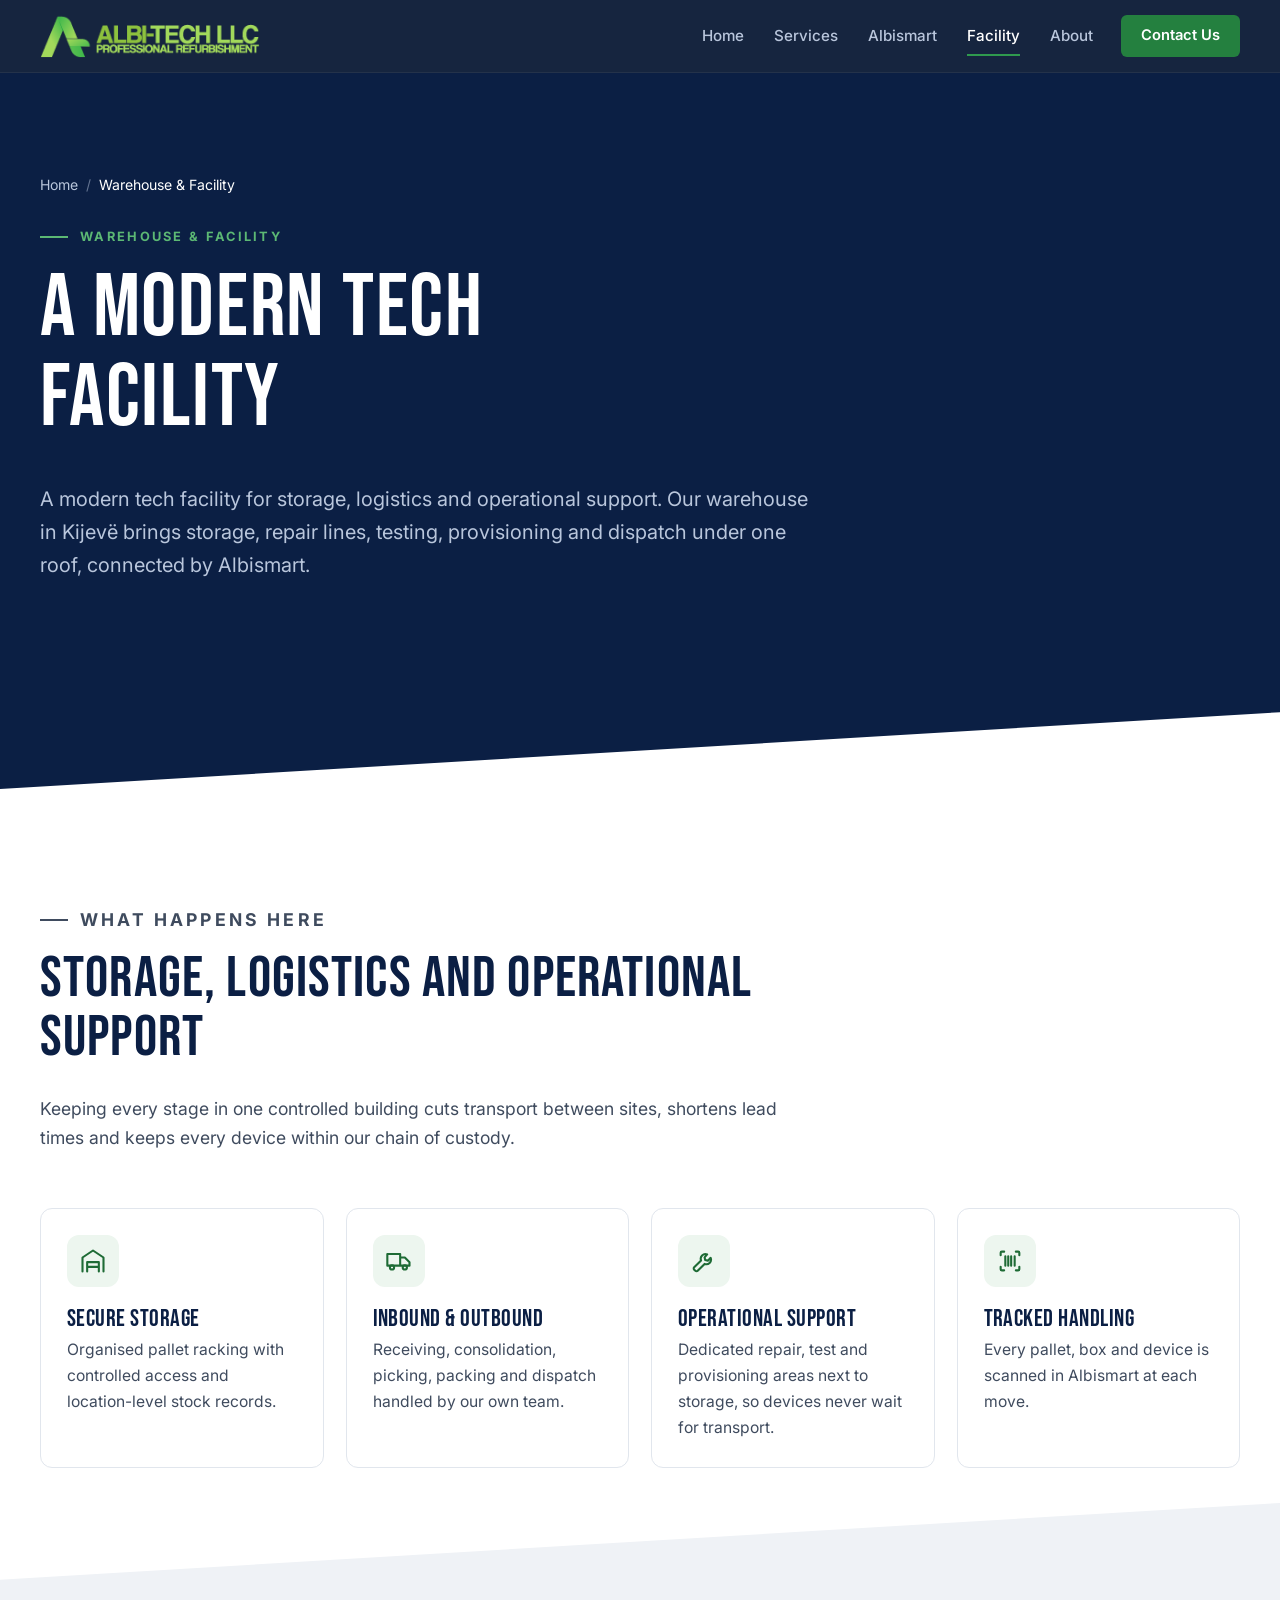
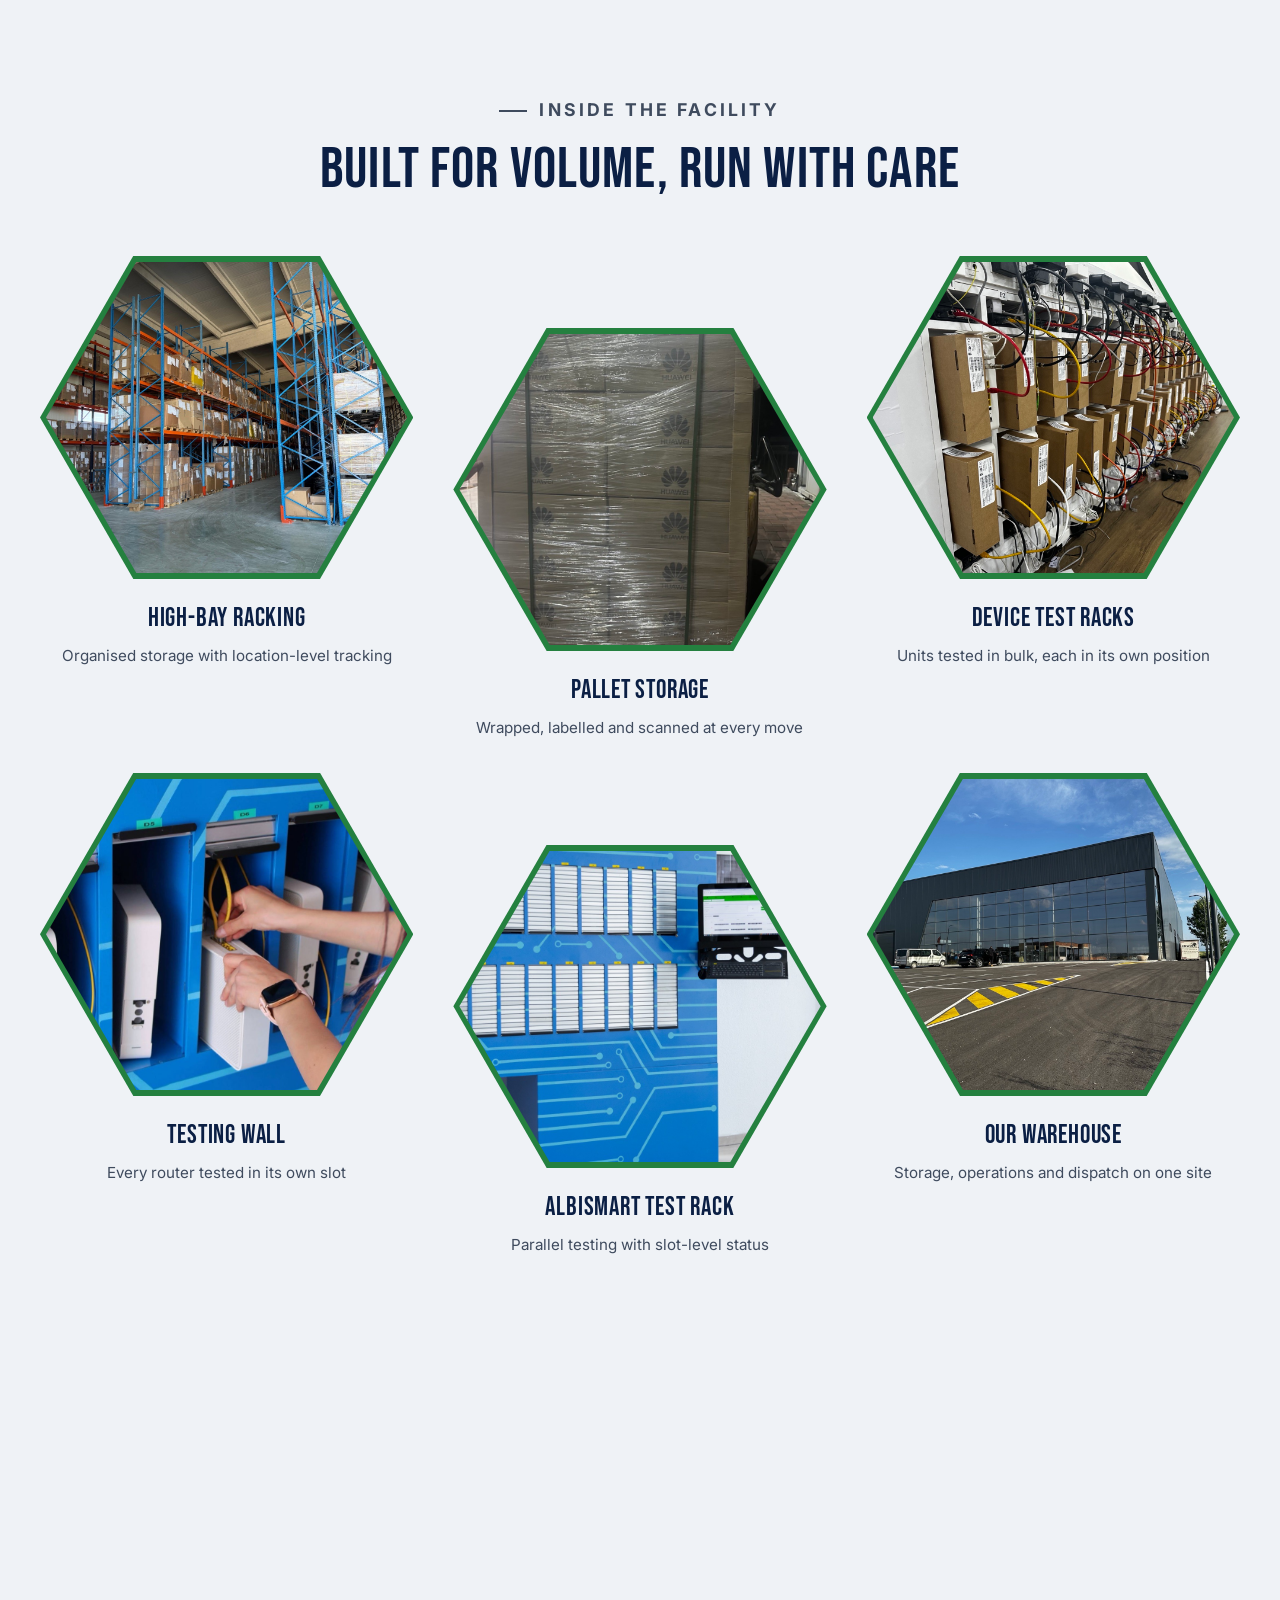
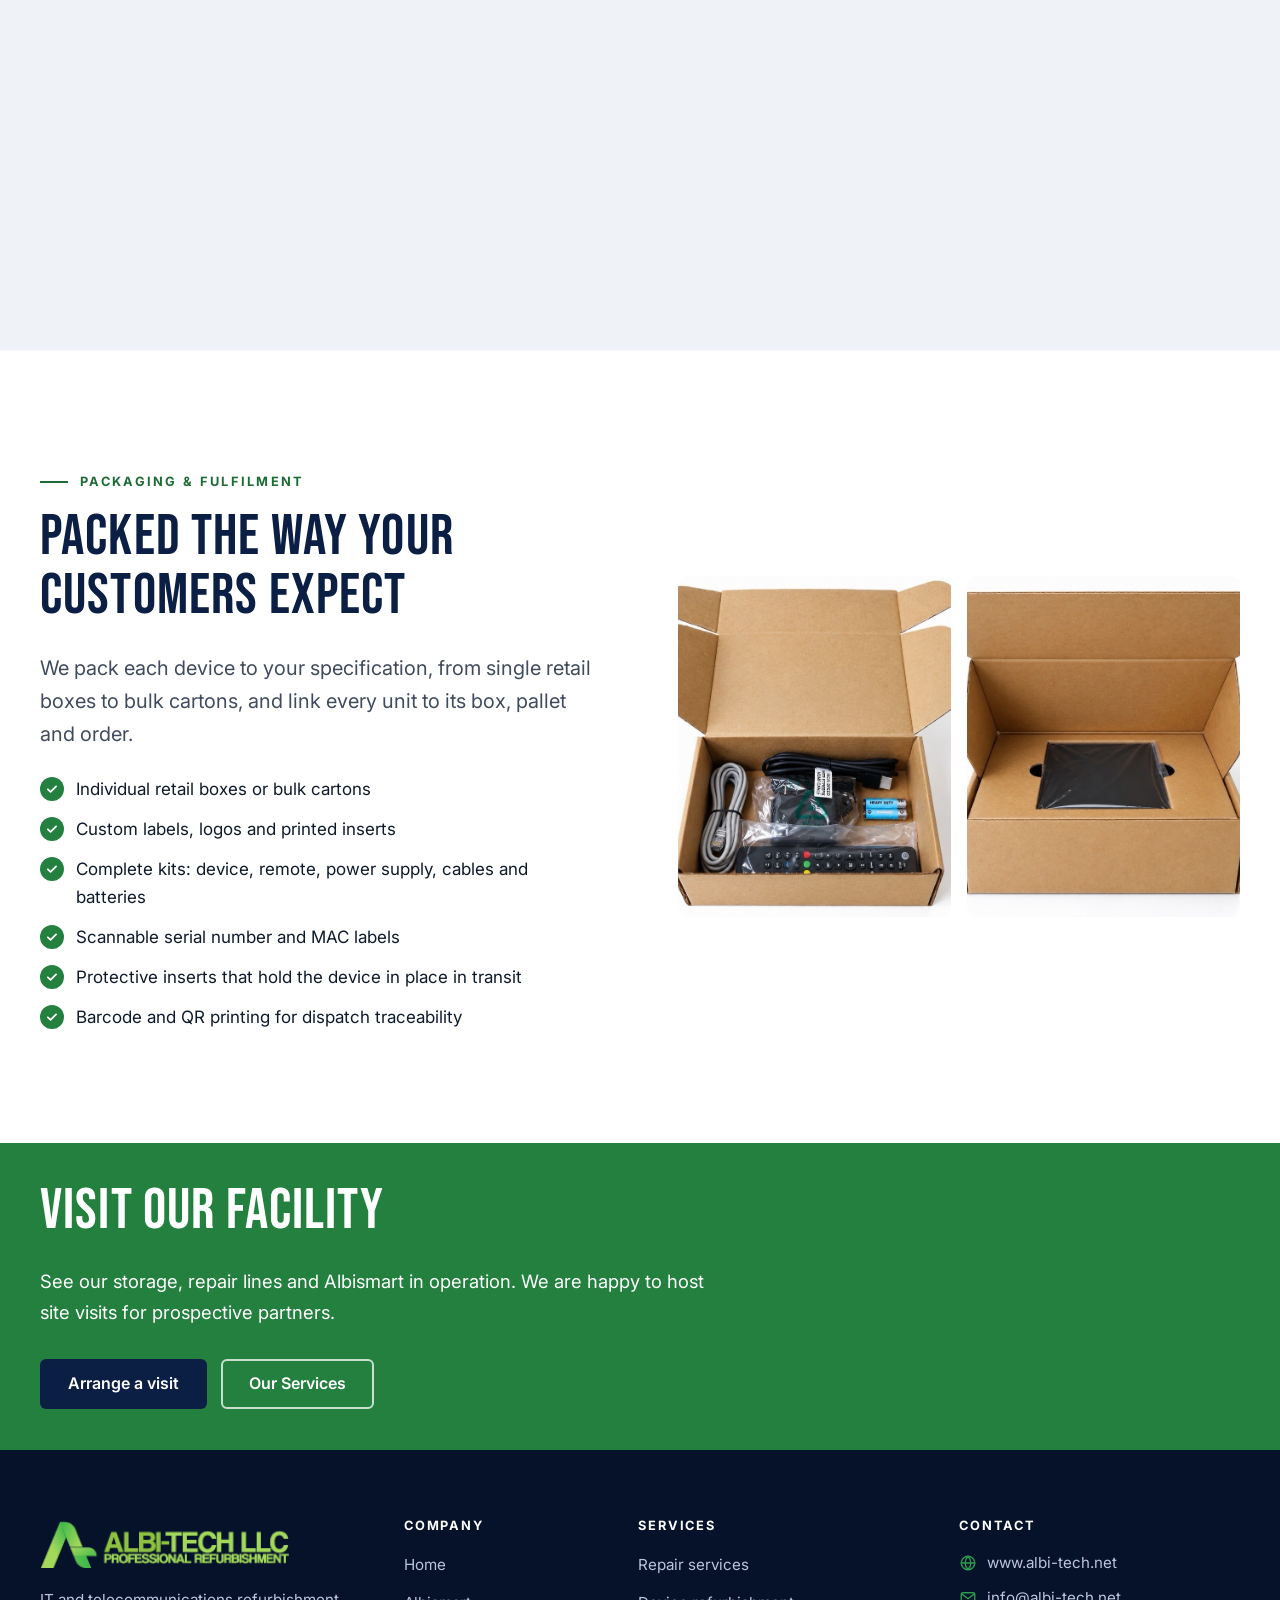
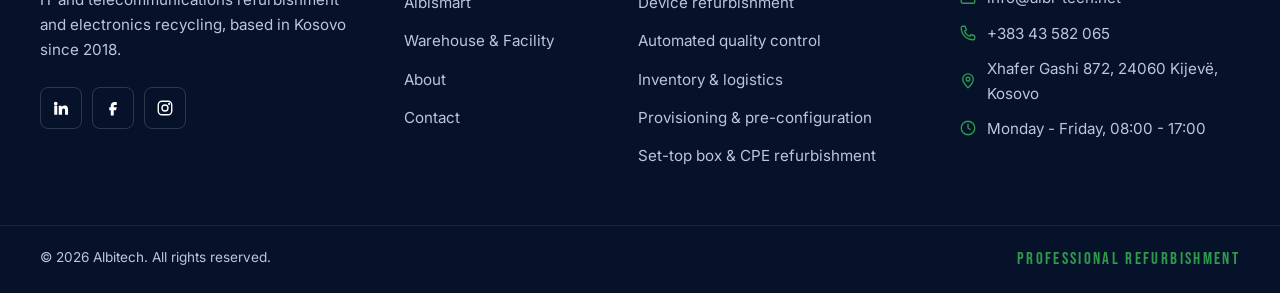
<file: facility.html>
<!doctype html>
<html lang="en">
<head>
  <meta charset="utf-8">
  <meta name="viewport" content="width=device-width, initial-scale=1">
  <title>Warehouse &amp; Facility | Albitech</title>
  <meta name="description" content="Albitech operates a modern tech facility for storage, logistics and operational support, with secure pallet storage, repair and test areas and in-house dispatch.">
  <link rel="canonical" href="https://www.albi-tech.net/facility.html">
  <meta name="theme-color" content="#0B1F44">
  <meta property="og:type" content="website">
  <meta property="og:site_name" content="Albitech">
  <meta property="og:title" content="Warehouse &amp; Facility | Albitech">
  <meta property="og:description" content="A modern tech facility for storage, logistics and operational support.">
  <meta property="og:url" content="https://www.albi-tech.net/facility.html">
  <meta property="og:image" content="https://www.albi-tech.net/assets/img/og-image.png">
  <meta property="og:image:width" content="1200">
  <meta property="og:image:height" content="630">
  <meta property="og:image:alt" content="Albitech, Professional Refurbishment">
  <meta name="twitter:card" content="summary_large_image">
  <link rel="icon" href="assets/img/favicon.svg" type="image/svg+xml">
  <link rel="preconnect" href="https://fonts.googleapis.com">
  <link rel="preconnect" href="https://fonts.gstatic.com" crossorigin>
  <link rel="stylesheet" href="https://fonts.googleapis.com/css2?family=Bebas+Neue&amp;family=Inter:wght@400;500;600;700&amp;display=swap">
  <script>document.documentElement.classList.add("js");</script>
  <link rel="stylesheet" href="assets/css/styles.css?v=7">
  <script src="assets/js/main.js?v=6" defer></script>
</head>
<body>
  <a class="skip-link" href="#main">Skip to main content</a>

  <header class="site-header">
    <div class="container header-inner">
      <a class="brand" href="index.html"><img src="assets/img/logo.png" alt="AlbiTech home" width="220" height="44"></a>
      <button class="nav-toggle" type="button" aria-expanded="false" aria-controls="site-nav" aria-label="Open menu">
        <span class="nav-toggle-bar"></span><span class="nav-toggle-bar"></span><span class="nav-toggle-bar"></span>
      </button>
      <nav class="site-nav" id="site-nav" aria-label="Main">
        <ul class="nav-list">
          <li><a class="nav-link" href="index.html">Home</a></li>
          <li><a class="nav-link" href="services.html">Services</a></li>
          <li><a class="nav-link" href="albismart.html">Albismart</a></li>
          <li><a class="nav-link" href="facility.html" aria-current="page">Facility</a></li>
          <li><a class="nav-link" href="about.html">About</a></li>
          <li class="nav-cta"><a class="btn btn-primary btn-sm" href="contact.html">Contact Us</a></li>
        </ul>
      </nav>
    </div>
  </header>

  <main id="main">
    <section class="page-hero" aria-labelledby="page-title">
      <div class="container">
        <nav class="breadcrumb" aria-label="Breadcrumb">
          <ol><li><a href="index.html">Home</a></li><li><span aria-current="page">Warehouse &amp; Facility</span></li></ol>
        </nav>
        <p class="eyebrow" data-reveal>Warehouse &amp; facility</p>
        <h1 id="page-title" data-reveal style="--delay:.1s">A modern tech facility</h1>
        <p class="lead" data-reveal style="--delay:.2s">A modern tech facility for storage, logistics and operational support. Our warehouse in Kijevë brings storage, repair lines, testing, provisioning and dispatch under one roof, connected by Albismart.</p>
      </div>
    </section>

    <section class="section" aria-labelledby="capabilities-title">
      <div class="container">
        <div class="section-head" data-reveal>
          <p class="eyebrow">What happens here</p>
          <h2 id="capabilities-title">Storage, logistics and operational support</h2>
          <p>Keeping every stage in one controlled building cuts transport between sites, shortens lead times and keeps every device within our chain of custody.</p>
        </div>
        <div class="feature-grid feature-grid--4">
          <div class="feature feature--stack" data-reveal>
            <div class="icon-badge"><svg class="icon" viewBox="0 0 24 24" aria-hidden="true"><path d="M3 21V9l9-6 9 6v12"/><path d="M7 21v-8h10v8M7 17h10"/></svg></div>
            <h3>Secure storage</h3>
            <p>Organised pallet racking with controlled access and location-level stock records.</p>
          </div>
          <div class="feature feature--stack" data-reveal style="--delay:.08s">
            <div class="icon-badge"><svg class="icon" viewBox="0 0 24 24" aria-hidden="true"><path d="M2 6h11v10H2zM13 9h4l4 4v3h-8z"/><circle cx="6" cy="17.5" r="1.8"/><circle cx="17" cy="17.5" r="1.8"/></svg></div>
            <h3>Inbound &amp; outbound</h3>
            <p>Receiving, consolidation, picking, packing and dispatch handled by our own team.</p>
          </div>
          <div class="feature feature--stack" data-reveal style="--delay:.16s">
            <div class="icon-badge"><svg class="icon" viewBox="0 0 24 24" aria-hidden="true"><path d="M14.7 6.3a4 4 0 0 0-5.2 5.2L3.6 17.4a1.4 1.4 0 0 0 0 2l1 1a1.4 1.4 0 0 0 2 0l5.9-5.9a4 4 0 0 0 5.2-5.2l-2.4 2.4-2.3-.5-.5-2.3z"/></svg></div>
            <h3>Operational support</h3>
            <p>Dedicated repair, test and provisioning areas next to storage, so devices never wait for transport.</p>
          </div>
          <div class="feature feature--stack" data-reveal style="--delay:.24s">
            <div class="icon-badge"><svg class="icon" viewBox="0 0 24 24" aria-hidden="true"><path d="M4 7V5a1 1 0 0 1 1-1h2M17 4h2a1 1 0 0 1 1 1v2M20 17v2a1 1 0 0 1-1 1h-2M7 20H5a1 1 0 0 1-1-1v-2"/><path d="M8 8v8M10.5 8v8M13 8v8M16 8v8"/></svg></div>
            <h3>Tracked handling</h3>
            <p>Every pallet, box and device is scanned in Albismart at each move.</p>
          </div>
        </div>
      </div>
    </section>

    <!-- ============ Hexagon gallery ============ -->
    <section class="section section--gray angle-top" aria-labelledby="gallery-title">
      <div class="container">
        <div class="section-head center" data-reveal>
          <p class="eyebrow">Inside the facility</p>
          <h2 id="gallery-title">Built for volume, run with care</h2>
        </div>
        <ul class="hex-gallery">
          <li data-reveal>
            <figure class="hex-figure">
              <div class="hex"><div class="hex-inner"><img src="assets/img/photos/racking.jpg" alt="High-bay pallet racking filled with boxed devices" width="1400" height="1050" loading="lazy"></div></div>
              <figcaption><strong>High-bay racking</strong><span>Organised storage with location-level tracking</span></figcaption>
            </figure>
          </li>
          <li data-reveal style="--delay:.08s">
            <figure class="hex-figure">
              <div class="hex"><div class="hex-inner"><img src="assets/img/photos/pallets.jpg" alt="A wrapped pallet of devices ready for storage" width="1200" height="900" loading="lazy"></div></div>
              <figcaption><strong>Pallet storage</strong><span>Wrapped, labelled and scanned at every move</span></figcaption>
            </figure>
          </li>
          <li data-reveal style="--delay:.16s">
            <figure class="hex-figure">
              <div class="hex"><div class="hex-inner"><img src="assets/img/photos/device-racks.jpg" alt="Rows of boxed devices connected for testing on racks" width="1400" height="1050" loading="lazy"></div></div>
              <figcaption><strong>Device test racks</strong><span>Units tested in bulk, each in its own position</span></figcaption>
            </figure>
          </li>
          <li data-reveal>
            <figure class="hex-figure">
              <div class="hex"><div class="hex-inner"><img src="assets/img/photos/testing-wall.jpg" alt="A technician plugging a router into its slot on the testing wall" width="1000" height="1499" loading="lazy"></div></div>
              <figcaption><strong>Testing wall</strong><span>Every router tested in its own slot</span></figcaption>
            </figure>
          </li>
          <li data-reveal style="--delay:.08s">
            <figure class="hex-figure">
              <div class="hex"><div class="hex-inner"><img src="assets/img/photos/test-wall-rack.jpg" alt="A blue Albismart testing rack with device slots and a monitor" width="960" height="1200" loading="lazy"></div></div>
              <figcaption><strong>Albismart test rack</strong><span>Parallel testing with slot-level status</span></figcaption>
            </figure>
          </li>
          <li data-reveal style="--delay:.16s">
            <figure class="hex-figure">
              <div class="hex"><div class="hex-inner"><img src="assets/img/photos/warehouse-exterior.jpg" alt="The exterior of the AlbiTech warehouse building and car park" width="1400" height="1050" loading="lazy"></div></div>
              <figcaption><strong>Our warehouse</strong><span>Storage, operations and dispatch on one site</span></figcaption>
            </figure>
          </li>
          <li data-reveal>
            <figure class="hex-figure">
              <div class="hex"><div class="hex-inner"><img src="assets/img/photos/stb-test-bench.jpg" alt="A set-top box test bench with screens showing firmware updates in progress" width="1089" height="930" loading="lazy"></div></div>
              <figcaption><strong>Set-top box bench</strong><span>Firmware, boot and HDMI checks in parallel</span></figcaption>
            </figure>
          </li>
          <li data-reveal style="--delay:.08s">
            <figure class="hex-figure">
              <div class="hex"><div class="hex-inner"><img src="assets/img/photos/test-cabling.jpg" alt="Rows of network cables connected to routers in their test slots" width="960" height="1200" loading="lazy"></div></div>
              <figcaption><strong>Wired test slots</strong><span>Every slot connected and ready to test</span></figcaption>
            </figure>
          </li>
          <li data-reveal style="--delay:.16s">
            <figure class="hex-figure">
              <div class="hex"><div class="hex-inner"><img src="assets/img/photos/server-room.jpg" alt="Network and server racks behind glass doors in the server room" width="1400" height="933" loading="lazy"></div></div>
              <figcaption><strong>Server room</strong><span>On-site servers for provisioning and testing</span></figcaption>
            </figure>
          </li>
        </ul>
      </div>
    </section>

    <section class="section" aria-labelledby="packaging-title">
      <div class="container split">
        <div data-reveal="left">
          <p class="eyebrow">Packaging &amp; fulfilment</p>
          <h2 id="packaging-title">Packed the way your customers expect</h2>
          <p class="lead">We pack each device to your specification, from single retail boxes to bulk cartons, and link every unit to its box, pallet and order.</p>
          <ul class="check-list" style="margin-top:24px">
            <li>Individual retail boxes or bulk cartons</li>
            <li>Custom labels, logos and printed inserts</li>
            <li>Complete kits: device, remote, power supply, cables and batteries</li>
            <li>Scannable serial number and MAC labels</li>
            <li>Protective inserts that hold the device in place in transit</li>
            <li>Barcode and QR printing for dispatch traceability</li>
          </ul>
        </div>
        <div class="photo-grid" data-reveal="right">
          <figure><img src="assets/img/photos/packaging-kit.jpg" alt="An open carton with a refurbished device kit: remote control, power supply, cables and batteries" width="1200" height="800" loading="lazy"></figure>
          <figure><img src="assets/img/photos/packaging-box.jpg" alt="A refurbished device held in place by a protective cardboard insert" width="1200" height="800" loading="lazy"></figure>
        </div>
      </div>
    </section>

    <section class="cta-band" aria-labelledby="cta-title">
      <div class="container">
        <div class="cta-inner" data-reveal>
          <h2 id="cta-title">Visit our facility</h2>
          <p>See our storage, repair lines and Albismart in operation. We are happy to host site visits for prospective partners.</p>
          <div class="btn-row">
            <a class="btn btn-dark" href="contact.html">Arrange a visit</a>
            <a class="btn btn-outline" href="services.html">Our Services</a>
          </div>
        </div>
      </div>
    </section>
  </main>

  <footer class="site-footer">
    <div class="container footer-grid">
      <div class="footer-brand">
        <img src="assets/img/logo.png" alt="AlbiTech, Professional Refurbishment" width="250" height="50" loading="lazy">
        <p>IT and telecommunications refurbishment and electronics recycling, based in Kosovo since 2018.</p>
            <ul class="social" aria-label="Albitech on social media">
          <li><a href="https://www.linkedin.com/company/albitech-l-l-c" target="_blank" rel="noopener" aria-label="Albitech on LinkedIn"><svg class="icon icon-fill" viewBox="0 0 24 24" aria-hidden="true"><path d="M4.98 3.5a2.5 2.5 0 1 1 0 5 2.5 2.5 0 0 1 0-5zM3 9h4v12H3zM9 9h3.8v1.7h.05c.53-1 1.83-2.05 3.77-2.05 4.03 0 4.78 2.65 4.78 6.1V21h-4v-5.5c0-1.3-.02-3-1.83-3-1.83 0-2.12 1.43-2.12 2.9V21H9z"/></svg></a></li>
          <li><a href="https://www.facebook.com/albitech/" target="_blank" rel="noopener" aria-label="Albitech on Facebook"><svg class="icon icon-fill" viewBox="0 0 24 24" aria-hidden="true"><path d="M14 8h3V4h-3c-2.76 0-5 2.24-5 5v2H7v4h2v7h4v-7h3l1-4h-4V9c0-.55.45-1 1-1z"/></svg></a></li>
          <li><a href="https://www.instagram.com/albitech_llc/" target="_blank" rel="noopener" aria-label="Albitech on Instagram"><svg class="icon" viewBox="0 0 24 24" aria-hidden="true"><rect x="3" y="3" width="18" height="18" rx="5"/><circle cx="12" cy="12" r="4"/><circle cx="17.5" cy="6.5" r=".6" fill="currentColor"/></svg></a></li>
        </ul>
      </div>
      <nav class="footer-col" aria-label="Footer: company">
        <h2 class="footer-title">Company</h2>
        <ul>
          <li><a href="index.html">Home</a></li>
          <li><a href="albismart.html">Albismart</a></li>
          <li><a href="facility.html">Warehouse &amp; Facility</a></li>
          <li><a href="about.html">About</a></li>
          <li><a href="contact.html">Contact</a></li>
        </ul>
      </nav>
      <nav class="footer-col" aria-label="Footer: services">
        <h2 class="footer-title">Services</h2>
        <ul>
          <li><a href="services.html#repair">Repair services</a></li>
          <li><a href="services.html#refurbishment">Device refurbishment</a></li>
          <li><a href="services.html#quality-control">Automated quality control</a></li>
          <li><a href="services.html#logistics">Inventory &amp; logistics</a></li>
          <li><a href="services.html#provisioning">Provisioning &amp; pre-configuration</a></li>
          <li><a href="services.html#cpe">Set-top box &amp; CPE refurbishment</a></li>
        </ul>
      </nav>
      <div class="footer-col">
        <h2 class="footer-title">Contact</h2>
        <ul class="footer-contact">
          <!-- cms:footer-contact -->
          <li><svg class="icon" viewBox="0 0 24 24" aria-hidden="true"><circle cx="12" cy="12" r="9"/><path d="M3 12h18M12 3c2.5 2.7 3.8 5.7 3.8 9s-1.3 6.3-3.8 9c-2.5-2.7-3.8-5.7-3.8-9S9.5 5.7 12 3z"/></svg><a href="https://www.albi-tech.net">www.albi-tech.net</a></li>
          <li><svg class="icon" viewBox="0 0 24 24" aria-hidden="true"><rect x="3" y="5" width="18" height="14" rx="2"/><path d="M3.5 6.5l8.5 6.5 8.5-6.5"/></svg><a href="mailto:info@albi-tech.net">info@albi-tech.net</a></li>
          <li><svg class="icon" viewBox="0 0 24 24" aria-hidden="true"><path d="M5 3h3l2 5-2.5 1.5a11 11 0 0 0 7 7L16 14l5 2v3a2 2 0 0 1-2 2A16 16 0 0 1 3 5a2 2 0 0 1 2-2z"/></svg><a href="tel:+38343582065">+383 43 582 065</a></li>
          <li><svg class="icon" viewBox="0 0 24 24" aria-hidden="true"><path d="M12 21s-7-6.2-7-11.5a7 7 0 0 1 14 0C19 14.8 12 21 12 21z"/><circle cx="12" cy="9.5" r="2.5"/></svg><a href="https://maps.app.goo.gl/2U7qtQhpvTjWQRKJ6" target="_blank" rel="noopener">Xhafer Gashi 872, 24060 Kijevë, Kosovo</a></li>
          <li><svg class="icon" viewBox="0 0 24 24" aria-hidden="true"><circle cx="12" cy="12" r="9"/><path d="M12 7v5l3 2"/></svg><span>Monday - Friday, 08:00 - 17:00</span></li>
          <!-- /cms:footer-contact -->
        </ul>
      </div>
    </div>
    <div class="footer-bottom">
      <div class="container footer-bottom-inner">
        <p>&copy; <span data-year>2026</span> Albitech. All rights reserved.</p>
        <p class="footer-tagline">Professional Refurbishment</p>
      </div>
    </div>
  </footer>
</body>
</html>
</file>
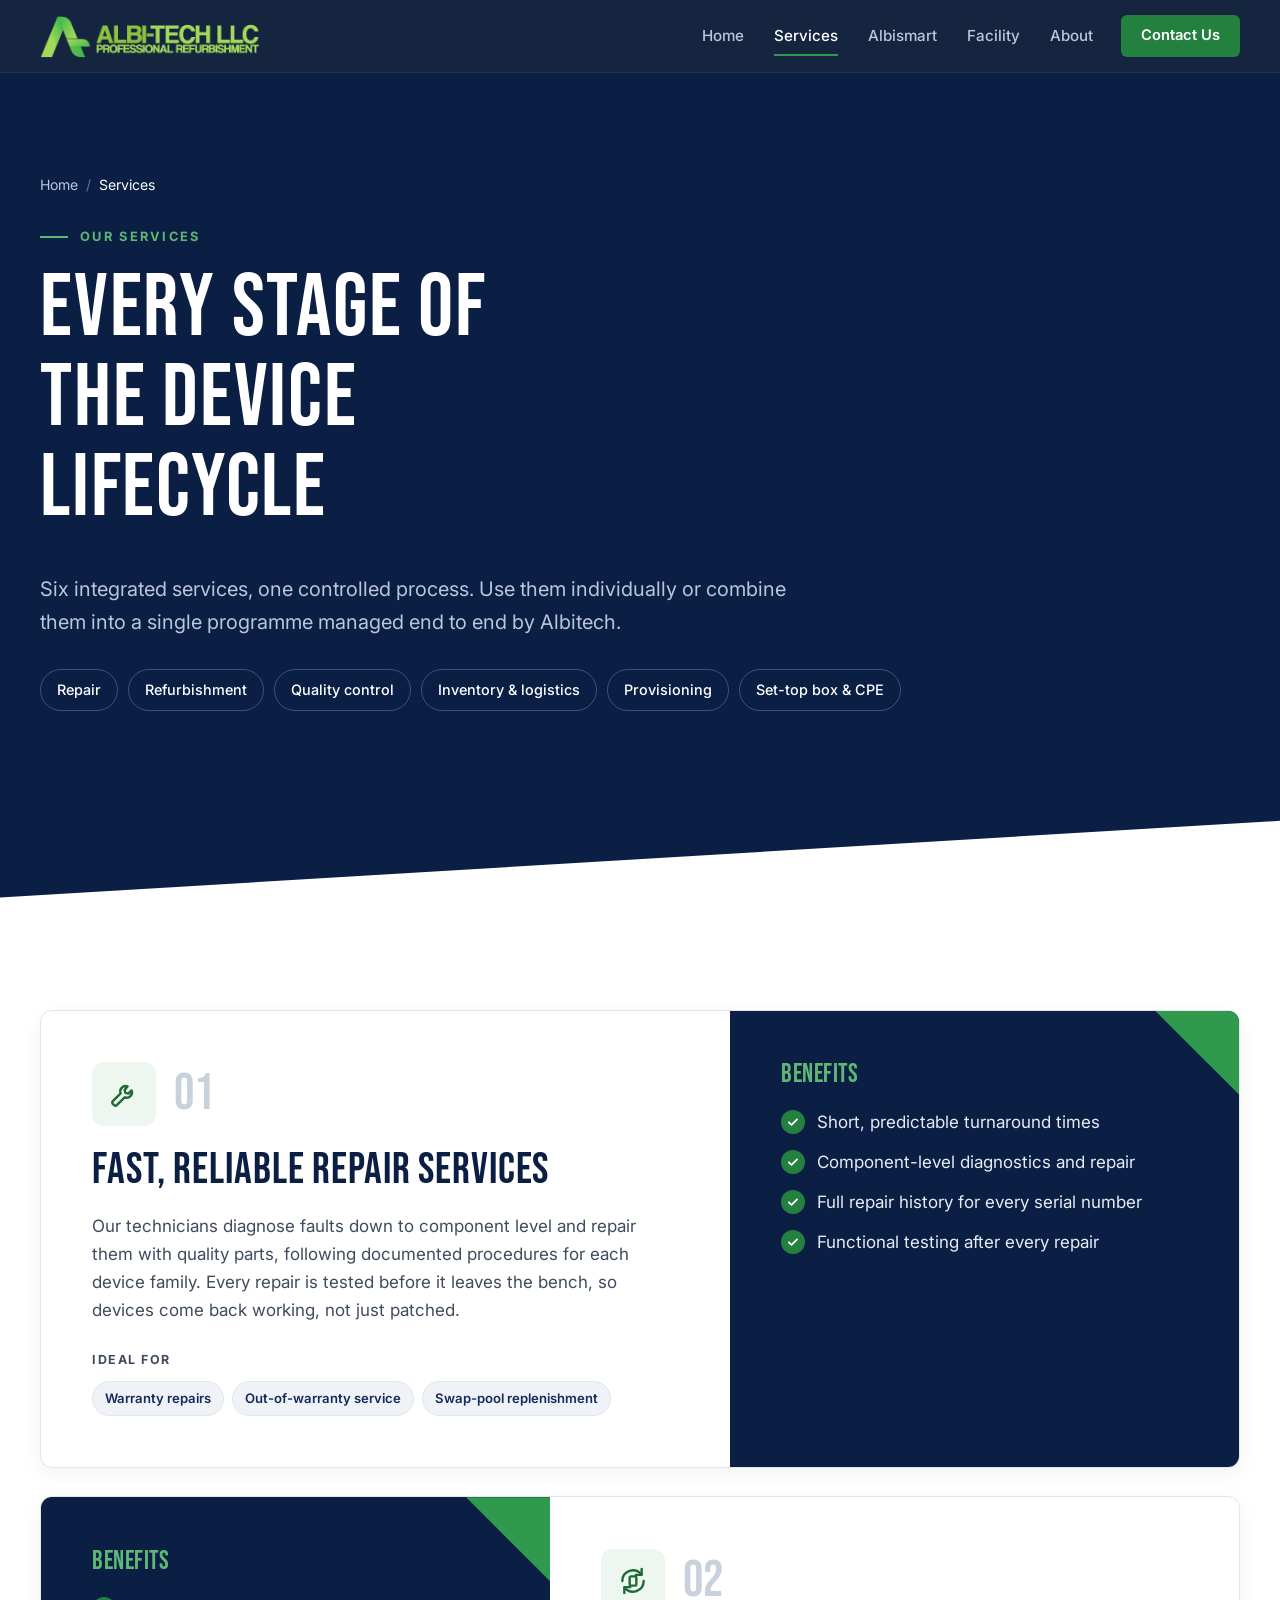
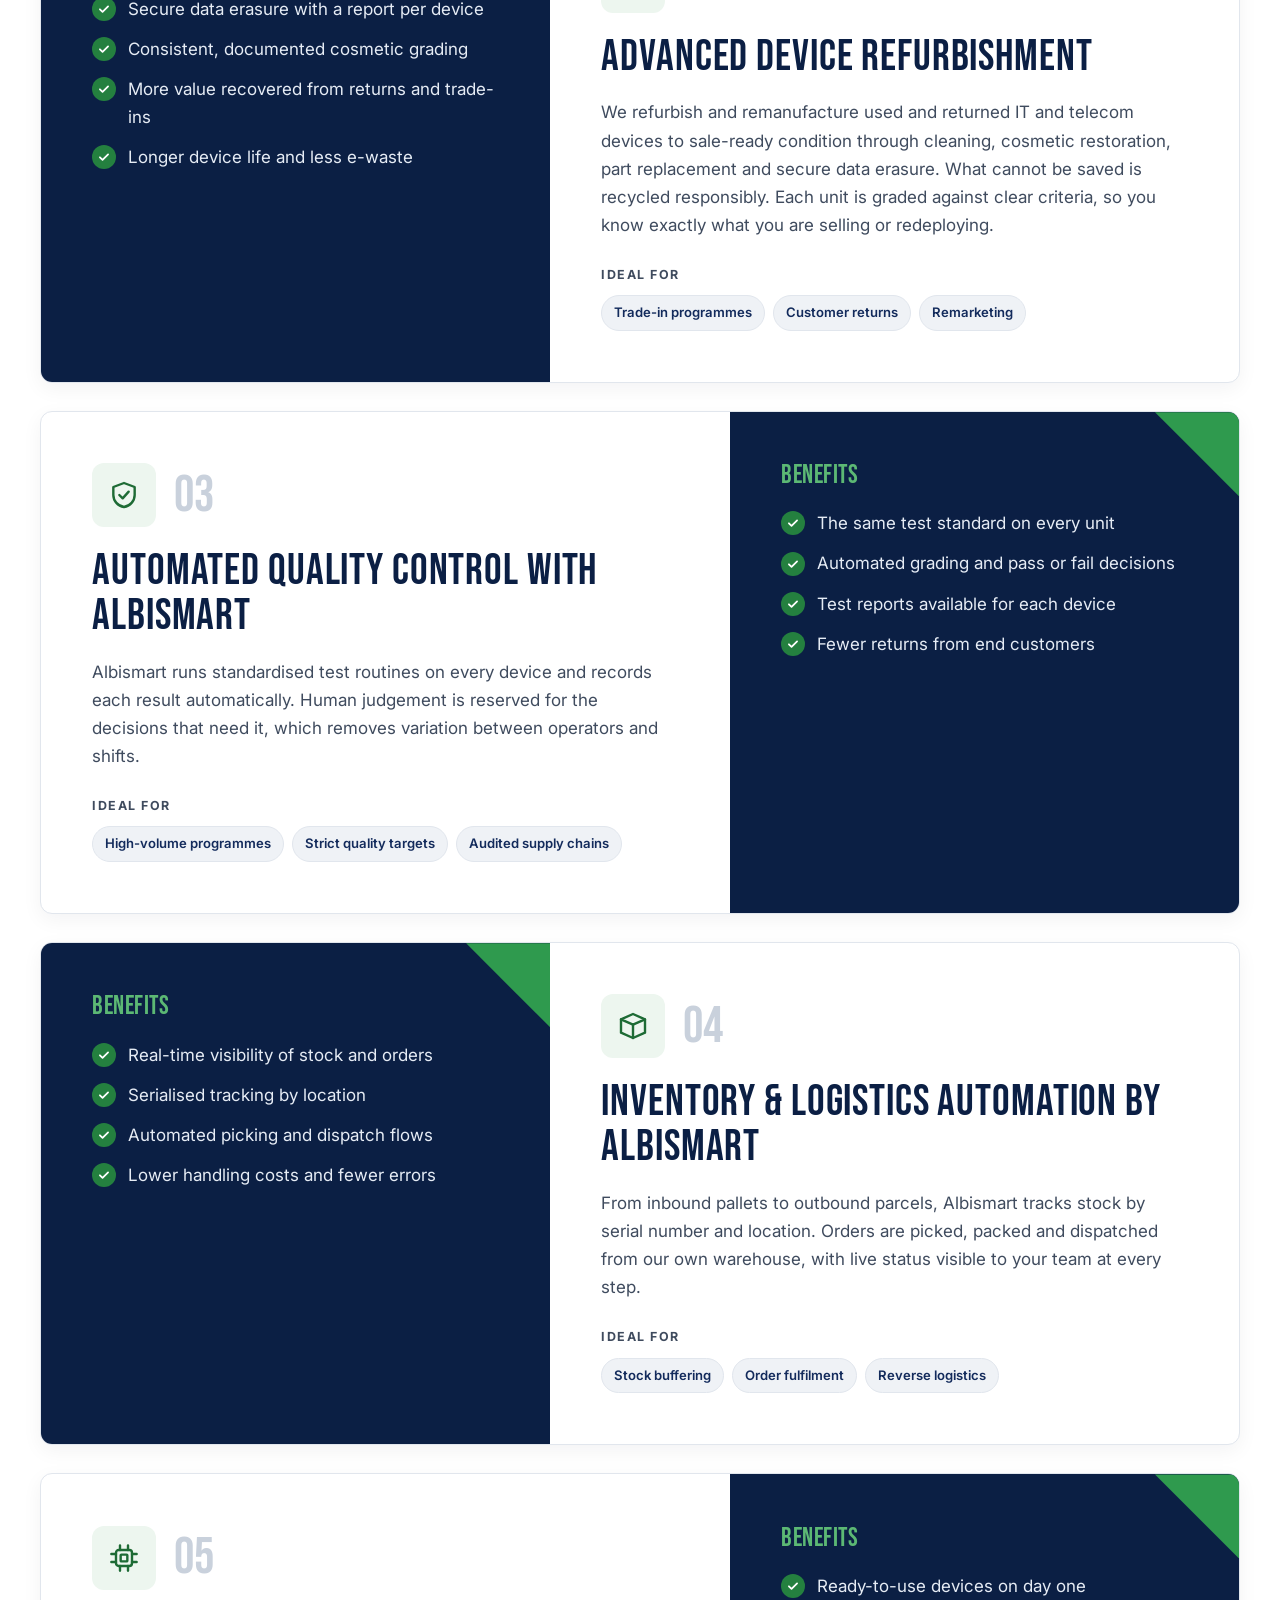
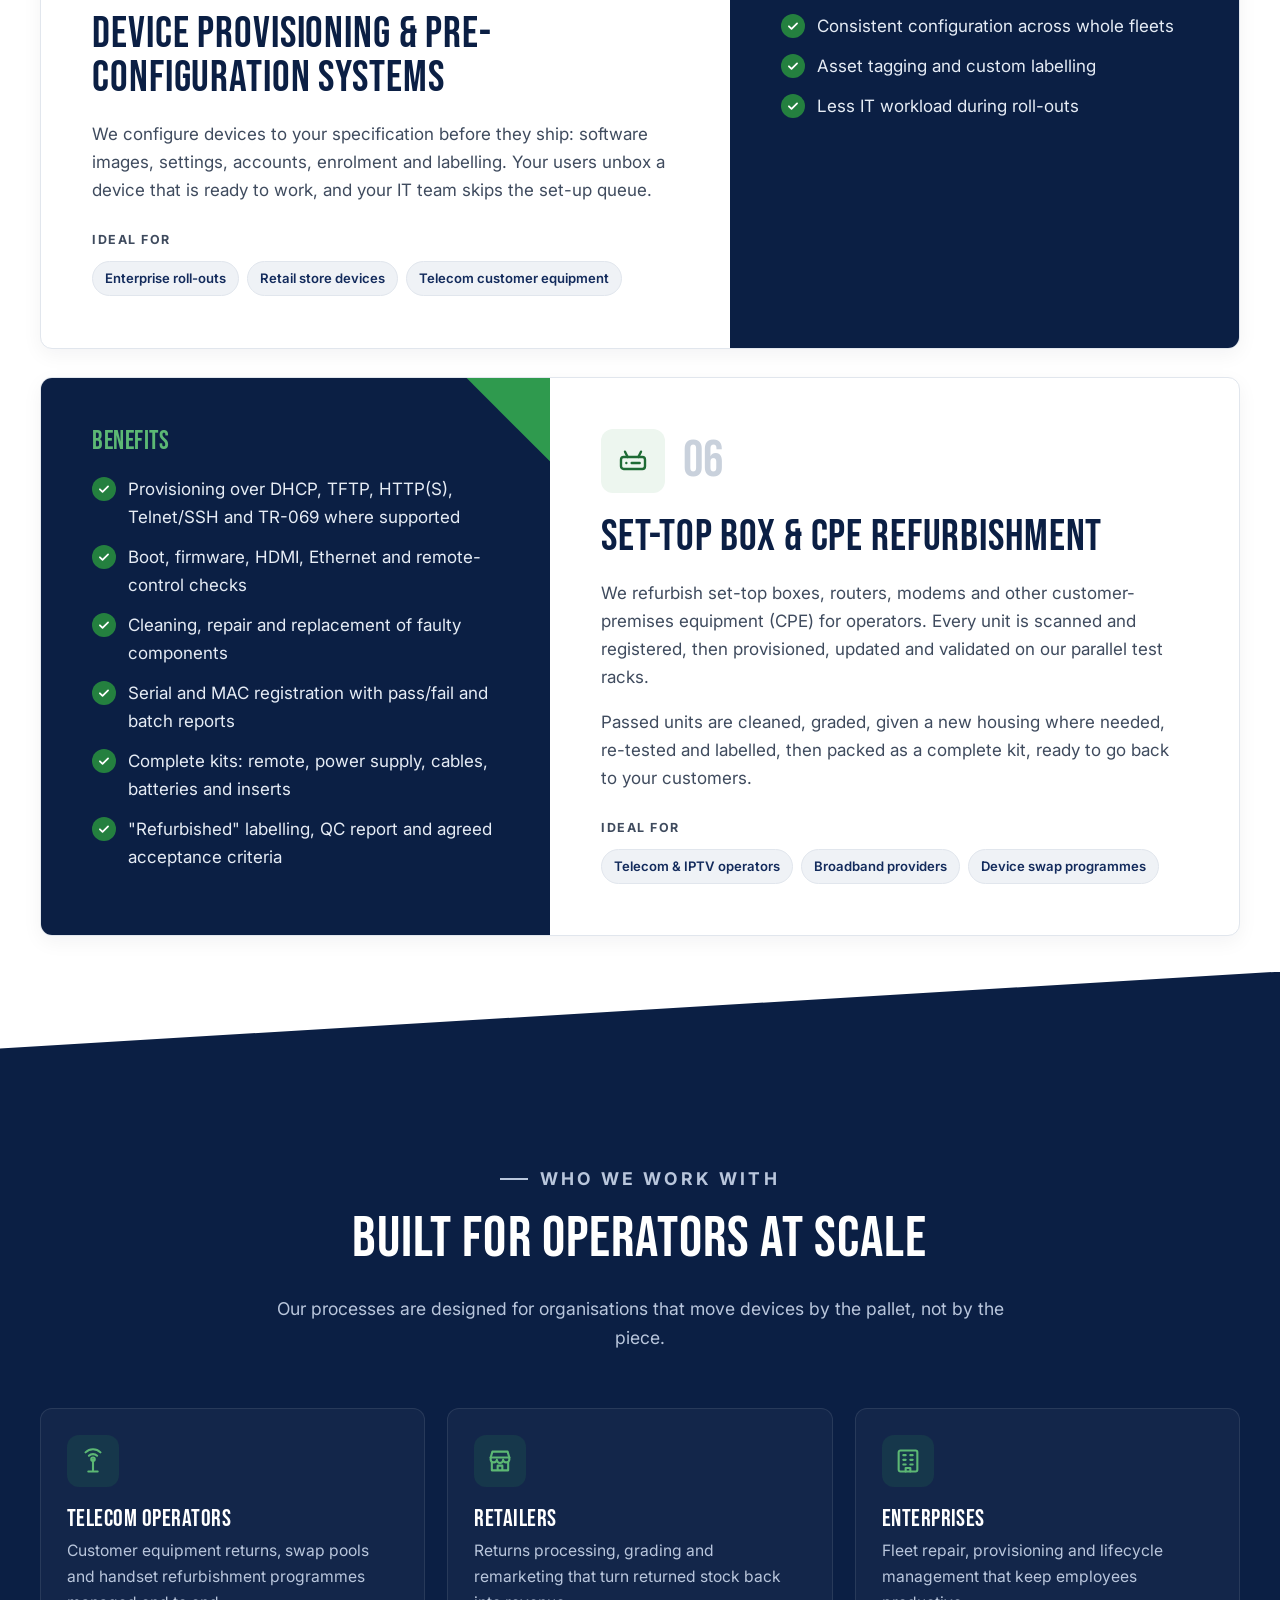
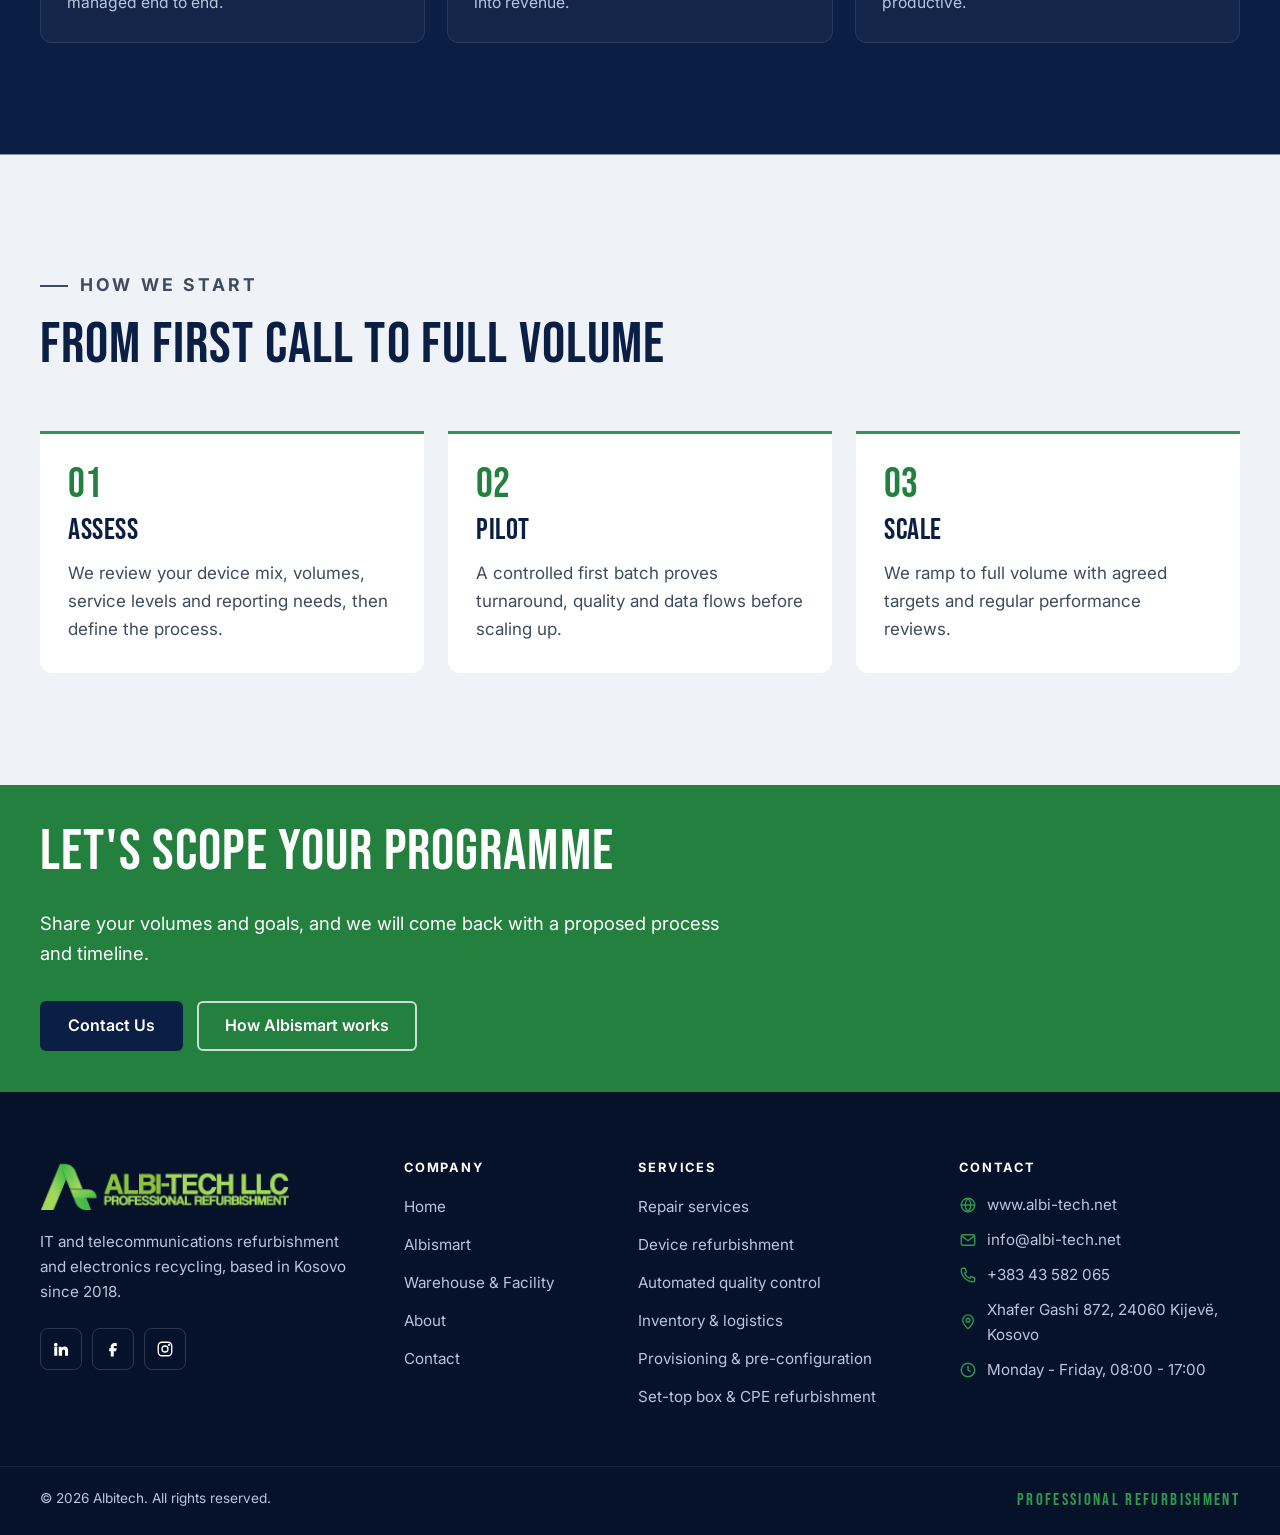
<file: services.html>
<!doctype html>
<html lang="en">
<head>
  <meta charset="utf-8">
  <meta name="viewport" content="width=device-width, initial-scale=1">
  <title>Services | Albitech, Professional Refurbishment</title>
  <meta name="description" content="Device repair, refurbishment, automated quality control, inventory and logistics automation, and device provisioning for telecom operators, retailers and enterprises.">
  <link rel="canonical" href="https://www.albi-tech.net/services.html">
  <meta name="theme-color" content="#0B1F44">
  <meta property="og:type" content="website">
  <meta property="og:site_name" content="Albitech">
  <meta property="og:title" content="Services | Albitech">
  <meta property="og:description" content="Repair, refurbishment, automated QC, logistics and provisioning for devices at scale.">
  <meta property="og:url" content="https://www.albi-tech.net/services.html">
  <meta property="og:image" content="https://www.albi-tech.net/assets/img/og-image.png">
  <meta property="og:image:width" content="1200">
  <meta property="og:image:height" content="630">
  <meta property="og:image:alt" content="Albitech, Professional Refurbishment">
  <meta name="twitter:card" content="summary_large_image">
  <link rel="icon" href="assets/img/favicon.svg" type="image/svg+xml">
  <link rel="preconnect" href="https://fonts.googleapis.com">
  <link rel="preconnect" href="https://fonts.gstatic.com" crossorigin>
  <link rel="stylesheet" href="https://fonts.googleapis.com/css2?family=Bebas+Neue&amp;family=Inter:wght@400;500;600;700&amp;display=swap">
  <script>document.documentElement.classList.add("js");</script>
  <link rel="stylesheet" href="assets/css/styles.css?v=7">
  <script src="assets/js/main.js?v=6" defer></script>
</head>
<body>
  <a class="skip-link" href="#main">Skip to main content</a>

  <header class="site-header">
    <div class="container header-inner">
      <a class="brand" href="index.html"><img src="assets/img/logo.png" alt="AlbiTech home" width="220" height="44"></a>
      <button class="nav-toggle" type="button" aria-expanded="false" aria-controls="site-nav" aria-label="Open menu">
        <span class="nav-toggle-bar"></span><span class="nav-toggle-bar"></span><span class="nav-toggle-bar"></span>
      </button>
      <nav class="site-nav" id="site-nav" aria-label="Main">
        <ul class="nav-list">
          <li><a class="nav-link" href="index.html">Home</a></li>
          <li><a class="nav-link" href="services.html" aria-current="page">Services</a></li>
          <li><a class="nav-link" href="albismart.html">Albismart</a></li>
          <li><a class="nav-link" href="facility.html">Facility</a></li>
          <li><a class="nav-link" href="about.html">About</a></li>
          <li class="nav-cta"><a class="btn btn-primary btn-sm" href="contact.html">Contact Us</a></li>
        </ul>
      </nav>
    </div>
  </header>

  <main id="main">
    <section class="page-hero" aria-labelledby="page-title">
      <div class="container">
        <nav class="breadcrumb" aria-label="Breadcrumb">
          <ol><li><a href="index.html">Home</a></li><li><span aria-current="page">Services</span></li></ol>
        </nav>
        <p class="eyebrow" data-reveal>Our services</p>
        <h1 id="page-title" data-reveal style="--delay:.1s">Every stage of the device lifecycle</h1>
        <p class="lead" data-reveal style="--delay:.2s">Six integrated services, one controlled process. Use them individually or combine them into a single programme managed end to end by Albitech.</p>
        <ul class="jump-links" aria-label="Jump to a service" data-reveal style="--delay:.3s">
          <li><a href="#repair">Repair</a></li>
          <li><a href="#refurbishment">Refurbishment</a></li>
          <li><a href="#quality-control">Quality control</a></li>
          <li><a href="#logistics">Inventory &amp; logistics</a></li>
          <li><a href="#provisioning">Provisioning</a></li>
          <li><a href="#cpe">Set-top box &amp; CPE</a></li>
        </ul>
      </div>
    </section>

    <section class="section" aria-label="Service details">
      <div class="container service-list">

        <article class="service-detail" id="repair" aria-labelledby="repair-title" data-reveal>
          <div class="service-main">
            <div class="service-top">
              <div class="icon-badge"><svg class="icon" viewBox="0 0 24 24" aria-hidden="true"><path d="M14.7 6.3a4 4 0 0 0-5.2 5.2L3.6 17.4a1.4 1.4 0 0 0 0 2l1 1a1.4 1.4 0 0 0 2 0l5.9-5.9a4 4 0 0 0 5.2-5.2l-2.4 2.4-2.3-.5-.5-2.3z"/></svg></div>
              <span class="service-num" aria-hidden="true">01</span>
            </div>
            <h2 id="repair-title">Fast, reliable repair services</h2>
            <p>Our technicians diagnose faults down to component level and repair them with quality parts, following documented procedures for each device family. Every repair is tested before it leaves the bench, so devices come back working, not just patched.</p>
            <p class="tags-label">Ideal for</p>
            <ul class="tags"><li class="tag">Warranty repairs</li><li class="tag">Out-of-warranty service</li><li class="tag">Swap-pool replenishment</li></ul>
          </div>
          <div class="service-benefits">
            <h3>Benefits</h3>
            <ul class="check-list">
              <li>Short, predictable turnaround times</li>
              <li>Component-level diagnostics and repair</li>
              <li>Full repair history for every serial number</li>
              <li>Functional testing after every repair</li>
            </ul>
          </div>
        </article>

        <article class="service-detail" id="refurbishment" aria-labelledby="refurbishment-title" data-reveal>
          <div class="service-main">
            <div class="service-top">
              <div class="icon-badge"><svg class="icon" viewBox="0 0 24 24" aria-hidden="true"><path d="M20 12a8 8 0 0 1-14.3 4.9M4 12a8 8 0 0 1 14.3-4.9"/><path d="M18.5 3v4.4h-4.4M5.5 21v-4.4h4.4"/><rect x="9.5" y="8.5" width="5" height="7" rx="1"/></svg></div>
              <span class="service-num" aria-hidden="true">02</span>
            </div>
            <h2 id="refurbishment-title">Advanced device refurbishment</h2>
            <p>We refurbish and remanufacture used and returned IT and telecom devices to sale-ready condition through cleaning, cosmetic restoration, part replacement and secure data erasure. What cannot be saved is recycled responsibly. Each unit is graded against clear criteria, so you know exactly what you are selling or redeploying.</p>
            <p class="tags-label">Ideal for</p>
            <ul class="tags"><li class="tag">Trade-in programmes</li><li class="tag">Customer returns</li><li class="tag">Remarketing</li></ul>
          </div>
          <div class="service-benefits">
            <h3>Benefits</h3>
            <ul class="check-list">
              <li>Secure data erasure with a report per device</li>
              <li>Consistent, documented cosmetic grading</li>
              <li>More value recovered from returns and trade-ins</li>
              <li>Longer device life and less e-waste</li>
            </ul>
          </div>
        </article>

        <article class="service-detail" id="quality-control" aria-labelledby="qc-title" data-reveal>
          <div class="service-main">
            <div class="service-top">
              <div class="icon-badge"><svg class="icon" viewBox="0 0 24 24" aria-hidden="true"><path d="M12 3l8 3v6c0 4.5-3.4 8.3-8 9-4.6-.7-8-4.5-8-9V6z"/><path d="M8.5 12l2.5 2.5 4.5-5"/></svg></div>
              <span class="service-num" aria-hidden="true">03</span>
            </div>
            <h2 id="qc-title">Automated quality control with Albismart</h2>
            <p>Albismart runs standardised test routines on every device and records each result automatically. Human judgement is reserved for the decisions that need it, which removes variation between operators and shifts.</p>
            <p class="tags-label">Ideal for</p>
            <ul class="tags"><li class="tag">High-volume programmes</li><li class="tag">Strict quality targets</li><li class="tag">Audited supply chains</li></ul>
          </div>
          <div class="service-benefits">
            <h3>Benefits</h3>
            <ul class="check-list">
              <li>The same test standard on every unit</li>
              <li>Automated grading and pass or fail decisions</li>
              <li>Test reports available for each device</li>
              <li>Fewer returns from end customers</li>
            </ul>
          </div>
        </article>

        <article class="service-detail" id="logistics" aria-labelledby="logistics-title" data-reveal>
          <div class="service-main">
            <div class="service-top">
              <div class="icon-badge"><svg class="icon" viewBox="0 0 24 24" aria-hidden="true"><path d="M3 7l9-4 9 4-9 4z"/><path d="M3 7v10l9 4 9-4V7"/><path d="M12 11v10"/></svg></div>
              <span class="service-num" aria-hidden="true">04</span>
            </div>
            <h2 id="logistics-title">Inventory &amp; logistics automation by Albismart</h2>
            <p>From inbound pallets to outbound parcels, Albismart tracks stock by serial number and location. Orders are picked, packed and dispatched from our own warehouse, with live status visible to your team at every step.</p>
            <p class="tags-label">Ideal for</p>
            <ul class="tags"><li class="tag">Stock buffering</li><li class="tag">Order fulfilment</li><li class="tag">Reverse logistics</li></ul>
          </div>
          <div class="service-benefits">
            <h3>Benefits</h3>
            <ul class="check-list">
              <li>Real-time visibility of stock and orders</li>
              <li>Serialised tracking by location</li>
              <li>Automated picking and dispatch flows</li>
              <li>Lower handling costs and fewer errors</li>
            </ul>
          </div>
        </article>

        <article class="service-detail" id="provisioning" aria-labelledby="provisioning-title" data-reveal>
          <div class="service-main">
            <div class="service-top">
              <div class="icon-badge"><svg class="icon" viewBox="0 0 24 24" aria-hidden="true"><rect x="6" y="6" width="12" height="12" rx="2"/><rect x="9.5" y="9.5" width="5" height="5" rx=".5"/><path d="M9 2.5V6M15 2.5V6M9 18v3.5M15 18v3.5M2.5 9H6M2.5 15H6M18 9h3.5M18 15h3.5"/></svg></div>
              <span class="service-num" aria-hidden="true">05</span>
            </div>
            <h2 id="provisioning-title">Device provisioning &amp; pre-configuration systems</h2>
            <p>We configure devices to your specification before they ship: software images, settings, accounts, enrolment and labelling. Your users unbox a device that is ready to work, and your IT team skips the set-up queue.</p>
            <p class="tags-label">Ideal for</p>
            <ul class="tags"><li class="tag">Enterprise roll-outs</li><li class="tag">Retail store devices</li><li class="tag">Telecom customer equipment</li></ul>
          </div>
          <div class="service-benefits">
            <h3>Benefits</h3>
            <ul class="check-list">
              <li>Ready-to-use devices on day one</li>
              <li>Consistent configuration across whole fleets</li>
              <li>Asset tagging and custom labelling</li>
              <li>Less IT workload during roll-outs</li>
            </ul>
          </div>
        </article>

        <article class="service-detail" id="cpe" aria-labelledby="cpe-title" data-reveal>
          <div class="service-main">
            <div class="service-top">
              <div class="icon-badge"><svg class="icon" viewBox="0 0 24 24" aria-hidden="true"><rect x="3" y="9" width="18" height="9" rx="2"/><path d="M7 13.5h.01M11 13.5h6M8 9L6 5M16 9l2-4"/></svg></div>
              <span class="service-num" aria-hidden="true">06</span>
            </div>
            <h2 id="cpe-title">Set-top box &amp; CPE refurbishment</h2>
            <p>We refurbish set-top boxes, routers, modems and other customer-premises equipment (CPE) for operators. Every unit is scanned and registered, then provisioned, updated and validated on our parallel test racks.</p>
            <p>Passed units are cleaned, graded, given a new housing where needed, re-tested and labelled, then packed as a complete kit, ready to go back to your customers.</p>
            <p class="tags-label">Ideal for</p>
            <ul class="tags"><li class="tag">Telecom &amp; IPTV operators</li><li class="tag">Broadband providers</li><li class="tag">Device swap programmes</li></ul>
          </div>
          <div class="service-benefits">
            <h3>Benefits</h3>
            <ul class="check-list">
              <li>Provisioning over DHCP, TFTP, HTTP(S), Telnet/SSH and TR-069 where supported</li>
              <li>Boot, firmware, HDMI, Ethernet and remote-control checks</li>
              <li>Cleaning, repair and replacement of faulty components</li>
              <li>Serial and MAC registration with pass/fail and batch reports</li>
              <li>Complete kits: remote, power supply, cables, batteries and inserts</li>
              <li>"Refurbished" labelling, QC report and agreed acceptance criteria</li>
            </ul>
          </div>
        </article>

      </div>
    </section>

    <section class="section section--dark angle-top" aria-labelledby="industries-title">
      <div class="container">
        <div class="section-head center" data-reveal>
          <p class="eyebrow">Who we work with</p>
          <h2 id="industries-title">Built for operators at scale</h2>
          <p>Our processes are designed for organisations that move devices by the pallet, not by the piece.</p>
        </div>
        <div class="feature-grid">
          <div class="feature feature--stack" data-reveal>
            <div class="icon-badge"><svg class="icon" viewBox="0 0 24 24" aria-hidden="true"><path d="M12 20v-9"/><path d="M8.5 7.5a5 5 0 0 1 7 0M5.6 4.6a9 9 0 0 1 12.8 0"/><circle cx="12" cy="10.5" r="1.5"/><path d="M8 21h8"/></svg></div>
            <h3>Telecom operators</h3>
            <p>Customer equipment returns, swap pools and handset refurbishment programmes managed end to end.</p>
          </div>
          <div class="feature feature--stack" data-reveal style="--delay:.08s">
            <div class="icon-badge"><svg class="icon" viewBox="0 0 24 24" aria-hidden="true"><path d="M4 9l1.5-5h13L20 9"/><path d="M4 9h16v2a2.7 2.7 0 0 1-5.3 0 2.7 2.7 0 0 1-5.4 0A2.7 2.7 0 0 1 4 11z"/><path d="M5 13v7h14v-7M10 20v-4h4v4"/></svg></div>
            <h3>Retailers</h3>
            <p>Returns processing, grading and remarketing that turn returned stock back into revenue.</p>
          </div>
          <div class="feature feature--stack" data-reveal style="--delay:.16s">
            <div class="icon-badge"><svg class="icon" viewBox="0 0 24 24" aria-hidden="true"><rect x="4" y="3" width="16" height="18" rx="1.5"/><path d="M8 7h2M14 7h2M8 11h2M14 11h2M8 15h2M14 15h2M10 21v-3h4v3"/></svg></div>
            <h3>Enterprises</h3>
            <p>Fleet repair, provisioning and lifecycle management that keep employees productive.</p>
          </div>
        </div>
      </div>
    </section>

    <section class="section section--gray" aria-labelledby="engage-title">
      <div class="container">
        <div class="section-head" data-reveal>
          <p class="eyebrow">How we start</p>
          <h2 id="engage-title">From first call to full volume</h2>
        </div>
        <ol class="steps">
          <li data-reveal><h3>Assess</h3><p>We review your device mix, volumes, service levels and reporting needs, then define the process.</p></li>
          <li data-reveal style="--delay:.08s"><h3>Pilot</h3><p>A controlled first batch proves turnaround, quality and data flows before scaling up.</p></li>
          <li data-reveal style="--delay:.16s"><h3>Scale</h3><p>We ramp to full volume with agreed targets and regular performance reviews.</p></li>
        </ol>
      </div>
    </section>

    <section class="cta-band" aria-labelledby="cta-title">
      <div class="container">
        <div class="cta-inner" data-reveal>
          <h2 id="cta-title">Let's scope your programme</h2>
          <p>Share your volumes and goals, and we will come back with a proposed process and timeline.</p>
          <div class="btn-row">
            <a class="btn btn-dark" href="contact.html">Contact Us</a>
            <a class="btn btn-outline" href="albismart.html">How Albismart works</a>
          </div>
        </div>
      </div>
    </section>
  </main>

  <footer class="site-footer">
    <div class="container footer-grid">
      <div class="footer-brand">
        <img src="assets/img/logo.png" alt="AlbiTech, Professional Refurbishment" width="250" height="50" loading="lazy">
        <p>IT and telecommunications refurbishment and electronics recycling, based in Kosovo since 2018.</p>
            <ul class="social" aria-label="Albitech on social media">
          <li><a href="https://www.linkedin.com/company/albitech-l-l-c" target="_blank" rel="noopener" aria-label="Albitech on LinkedIn"><svg class="icon icon-fill" viewBox="0 0 24 24" aria-hidden="true"><path d="M4.98 3.5a2.5 2.5 0 1 1 0 5 2.5 2.5 0 0 1 0-5zM3 9h4v12H3zM9 9h3.8v1.7h.05c.53-1 1.83-2.05 3.77-2.05 4.03 0 4.78 2.65 4.78 6.1V21h-4v-5.5c0-1.3-.02-3-1.83-3-1.83 0-2.12 1.43-2.12 2.9V21H9z"/></svg></a></li>
          <li><a href="https://www.facebook.com/albitech/" target="_blank" rel="noopener" aria-label="Albitech on Facebook"><svg class="icon icon-fill" viewBox="0 0 24 24" aria-hidden="true"><path d="M14 8h3V4h-3c-2.76 0-5 2.24-5 5v2H7v4h2v7h4v-7h3l1-4h-4V9c0-.55.45-1 1-1z"/></svg></a></li>
          <li><a href="https://www.instagram.com/albitech_llc/" target="_blank" rel="noopener" aria-label="Albitech on Instagram"><svg class="icon" viewBox="0 0 24 24" aria-hidden="true"><rect x="3" y="3" width="18" height="18" rx="5"/><circle cx="12" cy="12" r="4"/><circle cx="17.5" cy="6.5" r=".6" fill="currentColor"/></svg></a></li>
        </ul>
      </div>
      <nav class="footer-col" aria-label="Footer: company">
        <h2 class="footer-title">Company</h2>
        <ul>
          <li><a href="index.html">Home</a></li>
          <li><a href="albismart.html">Albismart</a></li>
          <li><a href="facility.html">Warehouse &amp; Facility</a></li>
          <li><a href="about.html">About</a></li>
          <li><a href="contact.html">Contact</a></li>
        </ul>
      </nav>
      <nav class="footer-col" aria-label="Footer: services">
        <h2 class="footer-title">Services</h2>
        <ul>
          <li><a href="services.html#repair">Repair services</a></li>
          <li><a href="services.html#refurbishment">Device refurbishment</a></li>
          <li><a href="services.html#quality-control">Automated quality control</a></li>
          <li><a href="services.html#logistics">Inventory &amp; logistics</a></li>
          <li><a href="services.html#provisioning">Provisioning &amp; pre-configuration</a></li>
          <li><a href="services.html#cpe">Set-top box &amp; CPE refurbishment</a></li>
        </ul>
      </nav>
      <div class="footer-col">
        <h2 class="footer-title">Contact</h2>
        <ul class="footer-contact">
          <!-- cms:footer-contact -->
          <li><svg class="icon" viewBox="0 0 24 24" aria-hidden="true"><circle cx="12" cy="12" r="9"/><path d="M3 12h18M12 3c2.5 2.7 3.8 5.7 3.8 9s-1.3 6.3-3.8 9c-2.5-2.7-3.8-5.7-3.8-9S9.5 5.7 12 3z"/></svg><a href="https://www.albi-tech.net">www.albi-tech.net</a></li>
          <li><svg class="icon" viewBox="0 0 24 24" aria-hidden="true"><rect x="3" y="5" width="18" height="14" rx="2"/><path d="M3.5 6.5l8.5 6.5 8.5-6.5"/></svg><a href="mailto:info@albi-tech.net">info@albi-tech.net</a></li>
          <li><svg class="icon" viewBox="0 0 24 24" aria-hidden="true"><path d="M5 3h3l2 5-2.5 1.5a11 11 0 0 0 7 7L16 14l5 2v3a2 2 0 0 1-2 2A16 16 0 0 1 3 5a2 2 0 0 1 2-2z"/></svg><a href="tel:+38343582065">+383 43 582 065</a></li>
          <li><svg class="icon" viewBox="0 0 24 24" aria-hidden="true"><path d="M12 21s-7-6.2-7-11.5a7 7 0 0 1 14 0C19 14.8 12 21 12 21z"/><circle cx="12" cy="9.5" r="2.5"/></svg><a href="https://maps.app.goo.gl/2U7qtQhpvTjWQRKJ6" target="_blank" rel="noopener">Xhafer Gashi 872, 24060 Kijevë, Kosovo</a></li>
          <li><svg class="icon" viewBox="0 0 24 24" aria-hidden="true"><circle cx="12" cy="12" r="9"/><path d="M12 7v5l3 2"/></svg><span>Monday - Friday, 08:00 - 17:00</span></li>
          <!-- /cms:footer-contact -->
        </ul>
      </div>
    </div>
    <div class="footer-bottom">
      <div class="container footer-bottom-inner">
        <p>&copy; <span data-year>2026</span> Albitech. All rights reserved.</p>
        <p class="footer-tagline">Professional Refurbishment</p>
      </div>
    </div>
  </footer>
</body>
</html>
</file>
<file: assets/css/styles.css>
/* =========================================================
   Albitech, Professional Refurbishment
   Main stylesheet (shared by every page)
   ========================================================= */

:root {
  --navy-950: #06122a;
  --navy-900: #081833;
  --navy-800: #0b1f44;
  --navy-700: #132b5c;
  --navy-600: #1c3a75;
  --green-300: #a9d8b5;
  --green-400: #5cb874;
  --green-500: #2f9a4e;
  --green-600: #24803f;
  --green-700: #1e6b35;
  --green-800: #17532a;
  --green-50: #edf6ef;
  --gray-50: #f7f9fb;
  --gray-100: #eff2f6;
  --gray-200: #e1e6ed;
  --gray-300: #c9d1dc;
  --ink: #0e1a2b;
  --ink-soft: #3f4b5e;
  --on-dark-soft: #b9c6dc;
  --error: #b42318;

  --font-display: "Bebas Neue", "Oswald", Impact, "Arial Narrow", sans-serif;
  --font-body: "Inter", system-ui, -apple-system, "Segoe UI", Roboto, Arial, sans-serif;

  --radius: 12px;
  --radius-sm: 8px;
  --shadow: 0 14px 36px rgba(6, 18, 42, 0.12);
  --header-h: 72px;
  --container: 1200px;
  --cut: clamp(36px, 6vw, 96px);
  --section-pad: clamp(64px, 9vw, 112px);
  --ease: cubic-bezier(0.2, 0.7, 0.2, 1);
}

/* ---------- Base ---------- */
*, *::before, *::after { box-sizing: border-box; }
html { scroll-behavior: smooth; -webkit-text-size-adjust: 100%; scroll-padding-top: calc(var(--header-h) + 16px); }
body {
  margin: 0;
  font-family: var(--font-body);
  font-size: 1.0625rem;
  line-height: 1.65;
  color: var(--ink);
  background: #fff;
  -webkit-font-smoothing: antialiased;
}
img, svg { display: block; max-width: 100%; }
img { height: auto; }
a { color: var(--green-700); text-underline-offset: 3px; }
a:hover { text-decoration-thickness: 2px; }
h1, h2, h3, h4 {
  font-family: var(--font-display);
  font-weight: 400;
  letter-spacing: 0.02em;
  line-height: 1.02;
  margin: 0 0 0.45em;
}
h1 { font-size: clamp(2.9rem, 7vw, 5.5rem); }
h2 { font-size: clamp(2.3rem, 4.6vw, 3.6rem); }
h3 { font-size: clamp(1.5rem, 2.4vw, 1.85rem); }
p { margin: 0 0 1em; }
ul, ol { margin: 0; }
button, input, select, textarea { font: inherit; }

.container { width: min(100% - 40px, var(--container)); margin-inline: auto; }

.sr-only {
  position: absolute !important; width: 1px; height: 1px; padding: 0; margin: -1px;
  overflow: hidden; clip: rect(0 0 0 0); white-space: nowrap; border: 0;
}

.skip-link {
  position: absolute; left: 16px; top: -64px; z-index: 300;
  background: var(--green-500); color: var(--navy-900);
  padding: 10px 18px; border-radius: var(--radius-sm);
  font-weight: 700; text-decoration: none; transition: top 0.2s;
}
.skip-link:focus { top: 12px; }

:focus-visible { outline: 3px solid var(--green-400); outline-offset: 3px; border-radius: 4px; }

.icon {
  width: 24px; height: 24px; flex: none;
  fill: none; stroke: currentColor; stroke-width: 1.8;
  stroke-linecap: round; stroke-linejoin: round;
}
.icon-fill { fill: currentColor; stroke: none; }

.lead { font-size: clamp(1.1rem, 1.6vw, 1.25rem); color: var(--ink-soft); max-width: 60ch; }

.eyebrow {
  display: inline-flex; align-items: center; gap: 12px;
  margin: 0 0 18px;
  font-family: var(--font-body); line-height: 1.4;
  font-size: 0.8rem; font-weight: 700; letter-spacing: 0.18em; text-transform: uppercase;
  color: var(--green-700);
}
.eyebrow::before { content: ""; width: 28px; height: 2px; background: currentColor; }

/* ---------- Header ---------- */
.site-header {
  position: sticky; top: 0; z-index: 100;
  background: rgba(8, 24, 51, 0.94);
  -webkit-backdrop-filter: saturate(140%) blur(10px);
  backdrop-filter: saturate(140%) blur(10px);
  border-bottom: 1px solid rgba(255, 255, 255, 0.06);
  transition: box-shadow 0.3s;
}
.site-header.is-scrolled { box-shadow: 0 8px 28px rgba(0, 0, 0, 0.28); }
.header-inner { display: flex; align-items: center; justify-content: space-between; gap: 24px; height: var(--header-h); }
.brand { display: inline-flex; align-items: center; border-radius: 4px; }
.brand img { height: 44px; width: auto; }
@media (max-width: 400px) { .brand img { height: 36px; } }

.nav-list { display: flex; align-items: center; gap: 2px; list-style: none; padding: 0; }
.nav-link {
  position: relative; display: block; padding: 10px 14px;
  color: var(--on-dark-soft); text-decoration: none;
  font-size: 0.95rem; font-weight: 500; border-radius: var(--radius-sm);
  transition: color 0.2s;
}
.nav-link:hover { color: #fff; }
.nav-link[aria-current="page"] { color: #fff; }
.nav-link[aria-current="page"]::after {
  content: ""; position: absolute; left: 14px; right: 14px; bottom: 3px;
  height: 2px; background: var(--green-500);
}
.nav-cta { margin-left: 12px; }

.nav-toggle {
  display: none; position: relative; width: 44px; height: 44px;
  border: 1px solid rgba(255, 255, 255, 0.2); border-radius: var(--radius-sm);
  background: transparent; color: #fff; cursor: pointer;
}
.nav-toggle-bar {
  position: absolute; left: 11px; right: 11px; height: 2px; border-radius: 2px;
  background: currentColor; transition: transform 0.3s var(--ease), opacity 0.2s;
}
.nav-toggle-bar:nth-child(1) { top: 14px; }
.nav-toggle-bar:nth-child(2) { top: 20px; }
.nav-toggle-bar:nth-child(3) { top: 26px; }
.nav-toggle[aria-expanded="true"] .nav-toggle-bar:nth-child(1) { transform: translateY(6px) rotate(45deg); }
.nav-toggle[aria-expanded="true"] .nav-toggle-bar:nth-child(2) { opacity: 0; }
.nav-toggle[aria-expanded="true"] .nav-toggle-bar:nth-child(3) { transform: translateY(-6px) rotate(-45deg); }

@media (max-width: 960px) {
  .nav-toggle { display: block; }
  .site-nav {
    position: absolute; top: 100%; left: 0; right: 0;
    max-height: calc(100vh - var(--header-h)); overflow-y: auto;
    background: var(--navy-900);
    border-top: 1px solid rgba(255, 255, 255, 0.06);
    box-shadow: 0 24px 40px rgba(0, 0, 0, 0.35);
    opacity: 0; visibility: hidden; transform: translateY(-8px);
    transition: opacity 0.25s, transform 0.25s var(--ease), visibility 0s linear 0.25s;
  }
  .site-nav.is-open {
    opacity: 1; visibility: visible; transform: none;
    transition: opacity 0.25s, transform 0.25s var(--ease), visibility 0s;
  }
  .nav-list { flex-direction: column; align-items: stretch; gap: 0; padding: 8px 20px 24px; }
  .nav-link { padding: 16px 4px; font-size: 1.05rem; border-radius: 0; border-bottom: 1px solid rgba(255, 255, 255, 0.07); }
  .nav-link[aria-current="page"] { color: var(--green-400); }
  .nav-link[aria-current="page"]::after { display: none; }
  .nav-cta { margin: 20px 0 0; }
  .nav-cta .btn { width: 100%; }
  body.nav-open { overflow: hidden; }
}

/* ---------- Buttons ---------- */
.btn {
  --btn-bg: var(--green-600);
  --btn-fg: #fff;
  display: inline-flex; align-items: center; justify-content: center; gap: 0.55em;
  min-height: 50px; padding: 12px 26px;
  border: 2px solid transparent; border-radius: 6px;
  background: var(--btn-bg); color: var(--btn-fg);
  font-size: 1rem; font-weight: 600; line-height: 1.2; text-decoration: none;
  cursor: pointer;
  transition: background-color 0.2s, color 0.2s, border-color 0.2s, transform 0.2s var(--ease), box-shadow 0.2s;
}
.btn .icon { width: 18px; height: 18px; }
.btn-primary:hover { --btn-bg: var(--green-700); }
.btn-ghost { --btn-bg: transparent; --btn-fg: #fff; border-color: rgba(255, 255, 255, 0.5); }
.btn-ghost:hover { --btn-bg: rgba(255, 255, 255, 0.08); border-color: #fff; }
.btn-dark { --btn-bg: var(--navy-800); --btn-fg: #fff; }
.btn-dark:hover { --btn-bg: var(--navy-700); }
.btn-outline { --btn-bg: transparent; --btn-fg: var(--navy-800); border-color: var(--navy-800); }
.btn-outline:hover { --btn-bg: var(--navy-800); --btn-fg: #fff; }
.btn-sm { min-height: 42px; padding: 8px 18px; font-size: 0.92rem; }
.btn-row { display: flex; flex-wrap: wrap; gap: 14px; margin-top: 32px; }

/* ---------- Hero (home) ---------- */
.hero {
  position: relative; overflow: hidden;
  background: var(--navy-800);
  color: #fff;
  padding: clamp(48px, 7vw, 96px) 0 calc(clamp(110px, 12vw, 160px) + var(--cut));
  clip-path: polygon(0 0, 100% 0, 100% calc(100% - var(--cut)), 0 100%);
}
.hero .eyebrow, .page-hero .eyebrow, .section--dark .eyebrow { color: var(--green-400); }
.hero-grid { display: grid; grid-template-columns: 1.1fr 0.9fr; gap: clamp(32px, 5vw, 72px); align-items: center; }
.hero-content { max-width: 640px; }
.hero h1 { font-size: clamp(3rem, 6.2vw, 5.4rem); margin-bottom: 0.35em; }
.hero h1 .accent { color: var(--green-400); display: block; }
.hero .lead { color: var(--on-dark-soft); }
.hero-audience { margin-top: 36px; font-size: 0.88rem; color: var(--on-dark-soft); letter-spacing: 0.04em; }
.hero-audience strong { color: #fff; font-weight: 600; }
.hero-photo { position: relative; margin: 0; aspect-ratio: 4 / 5; max-height: 600px; border-radius: 10px; overflow: hidden; background: var(--navy-700); }
.hero-photo img { width: 100%; height: 100%; object-fit: cover; object-position: 50% 40%; }
.hero-photo figcaption {
  position: absolute; left: 14px; bottom: 14px; padding: 6px 12px; border-radius: 6px;
  background: rgba(6, 18, 42, 0.85); color: #fff; font-size: 0.82rem; font-weight: 500;
}
@media (max-width: 900px) {
  .hero-grid { grid-template-columns: 1fr; }
  .hero-photo { aspect-ratio: 4 / 3; max-height: none; }
}
@keyframes pulse { 0%, 100% { box-shadow: 0 0 0 4px rgba(47, 154, 78, 0.25); } 50% { box-shadow: 0 0 0 8px rgba(47, 154, 78, 0); } }

/* ---------- Page hero (inner pages) ---------- */
.page-hero {
  position: relative; overflow: hidden; isolation: isolate;
  background: var(--navy-800);
  color: #fff;
  padding: clamp(56px, 8vw, 100px) 0 calc(clamp(64px, 9vw, 110px) + var(--cut));
  clip-path: polygon(0 0, 100% 0, 100% calc(100% - var(--cut)), 0 100%);
}
.page-hero .container { position: relative; z-index: 1; }
.page-hero h1 { max-width: 16ch; }
.page-hero .lead { color: var(--on-dark-soft); }

.breadcrumb ol {
  display: flex; flex-wrap: wrap; gap: 8px; list-style: none; padding: 0; margin: 0 0 22px;
  font-size: 0.88rem; color: var(--on-dark-soft);
}
.breadcrumb li + li::before { content: "/"; margin-right: 8px; opacity: 0.5; }
.breadcrumb a { color: var(--on-dark-soft); text-decoration: none; }
.breadcrumb a:hover { color: #fff; text-decoration: underline; }
.breadcrumb [aria-current="page"] { color: #fff; }

/* ---------- Sections ---------- */
.section { position: relative; padding-block: var(--section-pad); }
.section--gray { background: var(--gray-100); }
.section--dark { background: var(--navy-800); color: #fff; }
.section--dark p { color: var(--on-dark-soft); }
.section--dark h2, .section--dark h3 { color: #fff; }
.angle-top {
  clip-path: polygon(0 var(--cut), 100% 0, 100% 100%, 0 100%);
  margin-top: calc(-1 * var(--cut));
  padding-top: calc(var(--section-pad) + var(--cut));
}
.angle-top-rev {
  clip-path: polygon(0 0, 100% var(--cut), 100% 100%, 0 100%);
  margin-top: calc(-1 * var(--cut));
  padding-top: calc(var(--section-pad) + var(--cut));
}

.section-head { max-width: 740px; margin-bottom: clamp(36px, 5vw, 56px); }
.section-head.center { text-align: center; margin-inline: auto; }
.section-head.center .eyebrow { justify-content: center; }
.section-head p { font-size: 1.1rem; color: var(--ink-soft); }
.section--dark .section-head p { color: var(--on-dark-soft); }
.section h2 { color: var(--navy-800); }
.section--dark h2 { color: #fff; }
.text-accent { color: var(--green-700); }
.section--dark .text-accent { color: var(--green-500); }

.split { display: grid; grid-template-columns: 1fr 1fr; gap: clamp(40px, 6vw, 88px); align-items: center; }
.split--text-wide { grid-template-columns: 1.1fr 0.9fr; }
@media (max-width: 900px) { .split, .split--text-wide { grid-template-columns: 1fr; } }

/* ---------- Stats ---------- */
.stats { position: relative; z-index: 3; margin-top: calc(-1 * clamp(70px, 9vw, 120px)); }
.stats-card {
  /* --stat-cols is set by the admin from the number of figures (1 to 4 per row). */
  display: grid; grid-template-columns: repeat(var(--stat-cols, 4), 1fr);
  background: #fff; border-radius: var(--radius); overflow: hidden;
  box-shadow: 0 24px 56px rgba(6, 18, 42, 0.18);
}
.stats-card--flat { box-shadow: none; border: 1px solid var(--gray-200); }
.stat { position: relative; padding: 30px 22px; text-align: center; }
.stat + .stat::before {
  content: ""; position: absolute; left: 0; top: 26px; bottom: 26px; width: 1px; background: var(--gray-200);
}
.stat-num {
  display: block; font-family: var(--font-display);
  font-size: clamp(2.7rem, 4.6vw, 3.7rem); line-height: 1; color: var(--navy-800);
  font-variant-numeric: tabular-nums;
}
.stat-num .suffix { color: var(--green-600); }
.stat-num .unit { margin-left: 4px; font-family: var(--font-body); font-size: 0.42em; font-weight: 700; letter-spacing: 0; vertical-align: 0.15em; }
.stat-label {
  display: block; margin-top: 10px;
  font-size: 0.82rem; font-weight: 700; letter-spacing: 0.1em; text-transform: uppercase; color: var(--ink-soft);
}
/* With more than four figures the card wraps to a second row. */
.stat--row-start::before { display: none; }
.stat--next-row { border-top: 1px solid var(--gray-200); }
.stat--fill { grid-column-end: span var(--stat-span, 1); }
@media (max-width: 820px) {
  .stat--fill { grid-column-end: auto; }
  .stats-card { grid-template-columns: repeat(2, 1fr); }
  .stat:nth-child(odd)::before { display: none; }
  .stat:nth-child(even)::before { display: block; }
  .stat:nth-child(n + 3) { border-top: 1px solid var(--gray-200); }
  .stat:last-child:nth-child(odd) { grid-column: 1 / -1; }
}
.ph-note { margin: 14px 0 0; text-align: center; font-size: 0.8rem; color: var(--ink-soft); }
.ph-note::before { content: "\25B2  "; color: var(--green-600); font-size: 0.65rem; }

/* ---------- Cards ---------- */
.card-grid { display: grid; grid-template-columns: repeat(3, 1fr); gap: 24px; }
@media (max-width: 980px) { .card-grid { grid-template-columns: repeat(2, 1fr); } }
@media (max-width: 640px) { .card-grid { grid-template-columns: 1fr; } }

.card {
  position: relative; display: flex; flex-direction: column; overflow: hidden;
  background: #fff; border: 1px solid var(--gray-200); border-radius: var(--radius);
  padding: 32px 28px;
  transition: transform 0.35s var(--ease), box-shadow 0.35s, border-color 0.35s;
}
.card:hover { border-color: var(--green-300); }
.card h3 { color: var(--navy-800); margin-bottom: 0.35em; }
.card p { color: var(--ink-soft); flex: 1; }
.card--cta { background: var(--navy-800); border-color: var(--navy-800); color: #fff; }
.card--cta h3 { color: #fff; }
.card--cta p { color: var(--on-dark-soft); }
.card--cta .card-link { color: var(--green-400); }
.card--cta .icon-badge { background: rgba(47, 154, 78, 0.15); color: var(--green-400); }

.icon-badge {
  display: grid; place-items: center; flex: none;
  width: 56px; height: 56px; margin-bottom: 22px; border-radius: 12px;
  background: var(--green-50);
  color: var(--green-700);
}
.icon-badge .icon { width: 28px; height: 28px; }
.section--dark .icon-badge { background: rgba(47, 154, 78, 0.14); color: var(--green-400); }

.card-link {
  display: inline-flex; align-items: center; gap: 6px; margin-top: 6px;
  font-weight: 600; color: var(--green-700); text-decoration: none;
}
.card-link .icon { width: 18px; height: 18px; transition: transform 0.2s var(--ease); }
.card-link:hover .icon { transform: translateX(4px); }

/* ---------- Lists ---------- */
.check-list { list-style: none; padding: 0; display: grid; gap: 12px; }
.check-list li { position: relative; padding-left: 36px; }
.check-list li::before {
  content: ""; position: absolute; left: 0; top: 0.12em; width: 24px; height: 24px; border-radius: 50%;
  background: var(--green-600) url("data:image/svg+xml,%3Csvg xmlns='http://www.w3.org/2000/svg' viewBox='0 0 24 24' fill='none' stroke='%23FFFFFF' stroke-width='3' stroke-linecap='round' stroke-linejoin='round'%3E%3Cpath d='M5 12.5l4.5 4.5L19 7.5'/%3E%3C/svg%3E") center / 14px no-repeat;
}
.section--dark .check-list li { color: #e6ecf5; }

.tags { display: flex; flex-wrap: wrap; gap: 8px; list-style: none; padding: 0; margin-top: 10px; }
.tag {
  padding: 6px 12px; border-radius: 999px; border: 1px solid var(--gray-200);
  background: var(--gray-100); color: var(--navy-700); font-size: 0.82rem; font-weight: 600;
}
.tags-label {
  margin: 26px 0 0; font-size: 0.78rem; font-weight: 700; letter-spacing: 0.12em;
  text-transform: uppercase; color: var(--ink-soft);
}

/* ---------- Albismart console illustration ---------- */
.console {
  overflow: hidden; border-radius: var(--radius);
  background: linear-gradient(180deg, #0f2652, #081833);
  border: 1px solid rgba(47, 154, 78, 0.28);
  box-shadow: 0 30px 64px rgba(0, 0, 0, 0.38), inset 0 1px 0 rgba(255, 255, 255, 0.05);
  font-family: ui-monospace, SFMono-Regular, Menlo, Consolas, monospace; font-size: 0.86rem;
}
.console-bar {
  display: flex; align-items: center; gap: 10px; padding: 14px 18px;
  border-bottom: 1px solid rgba(255, 255, 255, 0.08);
  color: var(--on-dark-soft); font-size: 0.72rem; letter-spacing: 0.12em; text-transform: uppercase;
}
.console-bar span:last-child { margin-left: auto; }
.console-dot { width: 9px; height: 9px; border-radius: 50%; background: var(--green-500); animation: pulse 2s infinite; }
.console-rows { list-style: none; padding: 6px 0; }
.console-row {
  display: grid; grid-template-columns: auto 1fr auto; gap: 16px; align-items: center;
  padding: 12px 18px; border-bottom: 1px dashed rgba(255, 255, 255, 0.08); color: #e6ecf5;
}
.console-row .sn { color: var(--on-dark-soft); }
.status { padding: 3px 9px; border-radius: 4px; font-size: 0.7rem; font-weight: 700; letter-spacing: 0.06em; }
.status--pass { background: rgba(47, 154, 78, 0.16); color: var(--green-300); }
.status--run { background: rgba(255, 196, 0, 0.14); color: #ffd666; }
.status--queue { background: rgba(185, 198, 220, 0.12); color: var(--on-dark-soft); }
.console-meters { display: grid; gap: 14px; padding: 18px; }
.meter-label { display: flex; justify-content: space-between; margin-bottom: 7px; font-size: 0.74rem; color: var(--on-dark-soft); }
.meter { height: 8px; border-radius: 99px; background: rgba(255, 255, 255, 0.08); overflow: hidden; }
.meter span {
  display: block; height: 100%; width: var(--w);
  background: var(--green-500);
  transform-origin: left; transition: transform 1.4s var(--ease) 0.4s;
}
.js [data-reveal]:not(.is-visible) .meter span { transform: scaleX(0); }
.figure-caption { margin: 12px 0 0; font-size: 0.8rem; color: var(--on-dark-soft); text-align: right; }

/* ---------- Hexagon images ---------- */
.hex {
  --clip: polygon(25% 0, 75% 0, 100% 50%, 75% 100%, 25% 100%, 0 50%);
  position: relative; margin: 0; padding: 6px;
  aspect-ratio: 1.1547;
  clip-path: var(--clip);
  background: var(--green-600);
}
.hex-inner { width: 100%; height: 100%; overflow: hidden; clip-path: var(--clip); background: var(--navy-800); }
.hex-inner img { width: 100%; height: 100%; object-fit: cover; transition: transform 0.7s var(--ease); }
.hex:hover .hex-inner img { transform: scale(1.06); }

.hex-cluster {
  display: grid; grid-template-columns: 1.4fr 1fr; align-items: center; gap: 14px 0;
}
.hex-cluster .hex:nth-child(1) { grid-row: 1 / span 2; margin-right: -10%; }
.hex-cluster .hex:nth-child(2) { margin-left: 14%; }
.hex-cluster .hex:nth-child(3) { margin-left: 14%; }

.hex-gallery {
  display: grid; grid-template-columns: repeat(3, 1fr); gap: 32px 40px;
  list-style: none; padding: 0 0 64px;
}
.hex-gallery li:nth-child(3n + 2) { margin-top: 72px; }
.hex-figure { margin: 0; }
.hex-figure figcaption { margin-top: 18px; text-align: center; }
.hex-figure figcaption strong {
  display: block; font-family: var(--font-display); font-weight: 400;
  font-size: 1.65rem; letter-spacing: 0.03em; color: var(--navy-800);
}
.hex-figure figcaption span { font-size: 0.95rem; color: var(--ink-soft); }
@media (max-width: 900px) {
  .hex-gallery { grid-template-columns: repeat(2, 1fr); gap: 28px; }
  .hex-gallery li:nth-child(3n + 2) { margin-top: 0; }
  .hex-gallery li:nth-child(2n) { margin-top: 64px; }
}
@media (max-width: 540px) {
  .hex-gallery { grid-template-columns: 1fr; max-width: 420px; margin-inline: auto; padding-bottom: 0; }
  .hex-gallery li:nth-child(2n) { margin-top: 0; }
}

.media-frame { position: relative; margin: 0; border-radius: var(--radius); overflow: hidden; box-shadow: var(--shadow); }
.media-frame img { width: 100%; height: 100%; object-fit: cover; }

.people-photo { width: 100%; max-width: 440px; margin: 0 auto; }
.people-photo img { width: 100%; border-radius: 10px; }
.people-photo figcaption { margin-top: 10px; font-size: 0.85rem; color: var(--ink-soft); }
.section--dark .people-photo figcaption { color: var(--on-dark-soft); }
.people-photo--wide { max-width: none; }

.photo-grid { display: grid; grid-template-columns: 1fr 1fr; gap: 16px; }
.photo-grid figure { margin: 0; }
.photo-grid img { width: 100%; height: 100%; aspect-ratio: 4 / 5; object-fit: cover; border-radius: 10px; }
@media (max-width: 480px) { .photo-grid { grid-template-columns: 1fr; } .photo-grid img { aspect-ratio: 4 / 3; } }

.mini-list { list-style: none; padding: 0; margin: 8px 0 0; display: grid; gap: 8px; color: var(--ink-soft); font-size: 0.98rem; }
.mini-list li { position: relative; padding-left: 18px; }
.mini-list li::before { content: ""; position: absolute; left: 0; top: 0.6em; width: 7px; height: 7px; border-radius: 2px; background: var(--green-500); }

.facts-list { display: grid; grid-template-columns: repeat(3, auto); justify-content: start; gap: 12px 40px; margin: 28px 0 0; padding-top: 22px; border-top: 1px solid var(--gray-200); }
.facts-list dt { font-size: 0.76rem; font-weight: 700; letter-spacing: 0.12em; text-transform: uppercase; color: var(--ink-soft); }
.facts-list dd { margin: 4px 0 0; font-weight: 600; color: var(--navy-800); }
@media (max-width: 560px) { .facts-list { grid-template-columns: 1fr; } }

/* ---------- Features ---------- */
.feature-grid { display: grid; grid-template-columns: repeat(3, 1fr); gap: 22px; }
.feature-grid--2 { grid-template-columns: repeat(2, 1fr); }
.feature-grid--4 { grid-template-columns: repeat(4, 1fr); }
@media (max-width: 1060px) { .feature-grid--4 { grid-template-columns: repeat(2, 1fr); } }
@media (max-width: 980px) { .feature-grid { grid-template-columns: repeat(2, 1fr); } }
@media (max-width: 620px) { .feature-grid, .feature-grid--2, .feature-grid--4 { grid-template-columns: 1fr; } }
.feature {
  display: flex; align-items: flex-start; gap: 18px; padding: 26px;
  background: #fff; border: 1px solid var(--gray-200); border-radius: var(--radius);
}
.feature--stack { flex-direction: column; gap: 0; }
.feature .icon-badge { margin: 0; width: 52px; height: 52px; }
.feature--stack .icon-badge { margin-bottom: 20px; }
.feature h3 { font-size: 1.5rem; margin-bottom: 0.25em; color: var(--navy-800); }
.feature p { margin: 0; font-size: 0.98rem; color: var(--ink-soft); }
.section--dark .feature { background: rgba(255, 255, 255, 0.035); border-color: rgba(255, 255, 255, 0.09); }
.section--dark .feature h3 { color: #fff; }
.section--dark .feature p { color: var(--on-dark-soft); }

/* ---------- Service detail (services page) ---------- */
.jump-links { display: flex; flex-wrap: wrap; gap: 10px; list-style: none; padding: 0; margin-top: 30px; }
.jump-links a {
  display: inline-flex; padding: 8px 16px; border-radius: 999px;
  border: 1px solid rgba(255, 255, 255, 0.22); color: #fff; text-decoration: none;
  font-size: 0.9rem; font-weight: 500; transition: background-color 0.2s, border-color 0.2s, color 0.2s;
}
.jump-links a:hover { background: var(--green-500); border-color: var(--green-500); color: var(--navy-900); }

.service-list { display: grid; gap: 28px; }
.service-detail {
  display: grid; grid-template-columns: 1.15fr 0.85fr;
  background: #fff; border: 1px solid var(--gray-200); border-radius: var(--radius); overflow: hidden;
  scroll-margin-top: calc(var(--header-h) + 24px);
  box-shadow: 0 6px 20px rgba(6, 18, 42, 0.05);
}
.service-detail:nth-child(even) { grid-template-columns: 0.85fr 1.15fr; }
.service-detail:nth-child(even) .service-benefits { order: -1; }
.service-main { padding: clamp(28px, 4vw, 52px); }
.service-top { display: flex; align-items: center; gap: 18px; margin-bottom: 22px; }
.service-top .icon-badge { margin: 0; width: 64px; height: 64px; }
.service-top .icon-badge .icon { width: 32px; height: 32px; }
.service-num { font-family: var(--font-display); font-size: 3.2rem; line-height: 1; color: var(--gray-300); }
.service-detail h2 { font-size: clamp(2rem, 3.4vw, 2.8rem); }
.service-main p { color: var(--ink-soft); }
.service-benefits {
  position: relative; padding: clamp(28px, 4vw, 52px);
  background: var(--navy-800); color: #fff;
}
.service-benefits::before {
  content: ""; position: absolute; top: 0; right: 0; width: 84px; height: 84px;
  background: var(--green-500); clip-path: polygon(0 0, 100% 0, 100% 100%);
}
.service-benefits h3 { font-size: 1.6rem; color: var(--green-400); margin-bottom: 20px; }
.service-benefits .check-list li { color: #e6ecf5; }
@media (max-width: 860px) {
  .service-detail, .service-detail:nth-child(even) { grid-template-columns: 1fr; }
  .service-detail:nth-child(even) .service-benefits { order: 0; }
}

/* ---------- Steps (engagement) ---------- */
.steps { display: grid; grid-template-columns: repeat(3, 1fr); gap: 24px; list-style: none; padding: 0; counter-reset: s; }
.steps li { position: relative; padding: 30px 28px; border-top: 3px solid var(--green-500); background: #fff; border-radius: 0 0 var(--radius) var(--radius); }
.steps li::before {
  counter-increment: s; content: "0" counter(s);
  display: block; font-family: var(--font-display); font-size: 2.6rem; line-height: 1; color: var(--green-600); margin-bottom: 10px;
}
.steps h3 { color: var(--navy-800); }
.steps p { margin: 0; color: var(--ink-soft); }
@media (max-width: 820px) { .steps { grid-template-columns: 1fr; } }

/* ---------- Process diagram (Albismart) ---------- */
.process {
  position: relative; display: grid; grid-template-columns: repeat(6, 1fr); gap: 20px;
  list-style: none; padding: 0;
}
.process::before, .process::after {
  content: ""; position: absolute; top: 37px; left: calc(100% / 12); right: calc(100% / 12); height: 2px;
}
.process::before { background: rgba(255, 255, 255, 0.14); }
.process::after {
  background: var(--green-500);
  transform-origin: left; transition: transform 2s var(--ease) 0.2s;
}
.js .process:not(.is-visible)::after { transform: scaleX(0); }
.step { position: relative; z-index: 1; text-align: center; }
.step-icon {
  position: relative; display: grid; place-items: center;
  width: 76px; height: 76px; margin: 0 auto 22px; border-radius: 50%;
  background: var(--navy-900); border: 2px solid var(--green-500); color: var(--green-400);
  box-shadow: 0 0 0 8px var(--navy-800);
}
.step-icon .icon { width: 32px; height: 32px; }
.step-num {
  position: absolute; top: -6px; right: -6px; width: 28px; height: 28px; border-radius: 50%;
  background: var(--green-500); color: var(--navy-900);
  font-size: 0.8rem; font-weight: 700; line-height: 28px; text-align: center;
}
.step h3 { font-size: 1.65rem; margin-bottom: 0.3em; }
.step p { margin: 0; font-size: 0.95rem; }
@media (max-width: 980px) {
  .process { grid-template-columns: 1fr; gap: 0; }
  .process::before, .process::after { top: 38px; bottom: 38px; left: 37px; right: auto; width: 2px; height: auto; }
  .process::after { transform-origin: top; background: var(--green-500); }
  .js .process:not(.is-visible)::after { transform: scaleY(0); }
  .step { display: grid; grid-template-columns: 76px 1fr; column-gap: 22px; text-align: left; padding-bottom: 34px; }
  .step:last-child { padding-bottom: 0; }
  .step-icon { grid-row: 1 / span 2; margin: 0; }
  .step h3 { margin-top: 12px; }
}

/* ---------- Mission / quote ---------- */
.mission { text-align: center; overflow: hidden; }
.mission blockquote { position: relative; z-index: 1; max-width: 960px; margin: 0 auto; }
.mission blockquote p {
  margin: 0; font-family: var(--font-display); font-size: clamp(2.8rem, 7vw, 5.2rem); line-height: 1; color: #fff;
}
.mission blockquote p span { color: var(--green-400); }
.mission .mission-text { max-width: 640px; margin: 28px auto 0; font-size: 1.1rem; }

/* ---------- Facts (sustainability) ---------- */
.fact-grid { display: grid; grid-template-columns: repeat(2, 1fr); gap: 20px; }
@media (max-width: 520px) { .fact-grid { grid-template-columns: 1fr; } }
.fact {
  padding: 26px; background: #fff; border-left: 4px solid var(--green-500);
  border-radius: 0 var(--radius) var(--radius) 0; box-shadow: 0 6px 20px rgba(6, 18, 42, 0.06);
}
.fact-num { display: block; font-family: var(--font-display); font-size: clamp(2.6rem, 4vw, 3.4rem); line-height: 1; color: var(--navy-800); }
.fact p { margin: 10px 0 0; color: var(--ink-soft); font-size: 0.98rem; }
.source { margin-top: 18px; font-size: 0.85rem; color: var(--ink-soft); }

/* ---------- CTA band ---------- */
.cta-band { padding-block: clamp(28px, 3vw, 40px); background: var(--green-600); color: #fff; }
.cta-inner { max-width: 680px; }
.cta-band h2 { color: #fff; }
.cta-band p { font-size: 1.15rem; color: #fff; }
.cta-band .btn-outline { --btn-fg: #fff; border-color: rgba(255, 255, 255, 0.75); }
.cta-band .btn-outline:hover { --btn-bg: #fff; --btn-fg: var(--green-700); }

/* ---------- Contact ---------- */
.contact-layout { display: grid; grid-template-columns: 1.4fr 0.9fr; gap: 32px; align-items: start; }
@media (max-width: 960px) { .contact-layout { grid-template-columns: 1fr; } }

.form-card {
  padding: clamp(24px, 4vw, 44px); background: #fff;
  border: 1px solid var(--gray-200); border-radius: var(--radius); box-shadow: var(--shadow);
}
.form-card h2 { font-size: clamp(2rem, 3.4vw, 2.6rem); }
.form-grid { display: grid; grid-template-columns: 1fr 1fr; gap: 18px 20px; margin-top: 24px; }
@media (max-width: 640px) { .form-grid { grid-template-columns: 1fr; } }
.field { display: flex; flex-direction: column; gap: 6px; }
.field--full { grid-column: 1 / -1; }
.field label { font-size: 0.92rem; font-weight: 600; color: var(--navy-800); }
.req { color: var(--error); }
.optional { font-weight: 400; color: var(--ink-soft); }
.field input, .field select, .field textarea {
  width: 100%; min-height: 50px; padding: 12px 14px;
  font-size: 1rem; color: var(--ink);
  background: var(--gray-50); border: 1.5px solid var(--gray-300); border-radius: var(--radius-sm);
  transition: border-color 0.2s, box-shadow 0.2s, background-color 0.2s;
}
.field select {
  appearance: none; padding-right: 42px;
  background-image: url("data:image/svg+xml,%3Csvg xmlns='http://www.w3.org/2000/svg' viewBox='0 0 24 24' fill='none' stroke='%230B1F44' stroke-width='2' stroke-linecap='round' stroke-linejoin='round'%3E%3Cpath d='M6 9l6 6 6-6'/%3E%3C/svg%3E");
  background-repeat: no-repeat; background-position: right 14px center; background-size: 18px;
}
.field textarea { min-height: 150px; resize: vertical; }
.field input:focus, .field select:focus, .field textarea:focus {
  outline: none; border-color: var(--green-600); background-color: #fff;
  box-shadow: 0 0 0 4px rgba(47, 154, 78, 0.22);
}
.field [aria-invalid="true"] { border-color: var(--error); }
.field-error { min-height: 1.2em; font-size: 0.85rem; color: var(--error); }
.check-field { display: flex; align-items: flex-start; gap: 12px; font-size: 0.95rem; color: var(--ink-soft); }
.check-field input { width: 22px; height: 22px; margin: 1px 0 0; flex: none; accent-color: var(--green-600); }
.check-field label { font-weight: 400; color: var(--ink-soft); }
.form-actions { display: flex; flex-wrap: wrap; align-items: center; gap: 16px; margin-top: 8px; }
.form-note { margin: 0; font-size: 0.85rem; color: var(--ink-soft); }
.hp-field { position: absolute; left: -10000px; width: 1px; height: 1px; overflow: hidden; }
.form-card { position: relative; }
.btn[disabled] { opacity: 0.65; cursor: progress; transform: none; box-shadow: none; }
.form-status { margin: 18px 0 0; font-weight: 600; }
.form-status:empty { display: none; }
.form-status[data-state="success"] { padding: 14px 16px; border-radius: var(--radius-sm); background: #e8f7ec; color: var(--green-800); }
.form-status[data-state="error"] { padding: 14px 16px; border-radius: var(--radius-sm); background: #fef3f2; color: var(--error); }
.form-status[data-state="pending"] { color: var(--ink-soft); }

.info-card {
  position: relative; overflow: hidden; padding: 34px;
  background: var(--navy-800); color: #fff; border-radius: var(--radius);
}
.info-card::before {
  content: ""; position: absolute; top: 0; right: 0; width: 90px; height: 90px;
  background: var(--green-500); clip-path: polygon(0 0, 100% 0, 100% 100%);
}
.info-card h2 { font-size: 2rem; color: #fff; }
.info-list { list-style: none; padding: 0; display: grid; gap: 22px; margin-top: 22px; }
.info-list li { display: flex; gap: 14px; }
.info-list .icon-badge { width: 46px; height: 46px; margin: 0; background: rgba(47, 154, 78, 0.14); color: var(--green-400); }
.info-list .icon-badge .icon { width: 22px; height: 22px; }
.info-label { display: block; font-size: 0.76rem; font-weight: 600; letter-spacing: 0.12em; text-transform: uppercase; color: var(--on-dark-soft); }
.info-list a, .info-value { color: #fff; font-weight: 600; text-decoration: none; overflow-wrap: anywhere; }
.info-list a:hover { text-decoration: underline; }
.hours-title { margin: 32px 0 6px; font-family: var(--font-display); font-size: 1.6rem; font-weight: 400; letter-spacing: 0.03em; }
.hours { width: 100%; border-collapse: collapse; font-size: 0.95rem; }
.hours th, .hours td { padding: 11px 0; border-bottom: 1px solid rgba(255, 255, 255, 0.09); text-align: left; font-weight: 500; }
.hours td { text-align: right; color: var(--on-dark-soft); }

.map-embed { overflow: hidden; border: 1px solid var(--gray-200); border-radius: var(--radius); background: var(--gray-200); }
.map-embed iframe { display: block; width: 100%; height: 420px; border: 0; }
.map-meta { display: flex; flex-wrap: wrap; align-items: center; justify-content: space-between; gap: 12px 24px; margin-top: 18px; }
.map-meta p { margin: 0; color: var(--ink-soft); }
.map-meta strong { color: var(--navy-800); }

/* ---------- Footer ---------- */
.site-footer { position: relative; background: var(--navy-950); color: var(--on-dark-soft); padding-top: 72px; }
.site-footer::before {
  content: ""; position: absolute; top: 0; left: 0; right: 0; height: 3px;
  background: var(--green-600);
}
.footer-grid { display: grid; grid-template-columns: 1.5fr 0.9fr 1.3fr 1.3fr; gap: 40px; padding-bottom: 56px; }
@media (max-width: 960px) { .footer-grid { grid-template-columns: 1fr 1fr; } }
@media (max-width: 560px) { .footer-grid { grid-template-columns: 1fr; } }
.footer-brand img { height: 50px; width: auto; }
.footer-brand p { max-width: 34ch; margin-top: 18px; font-size: 0.95rem; }
.footer-title {
  margin-bottom: 18px; font-family: var(--font-body); font-size: 0.8rem; font-weight: 700;
  letter-spacing: 0.14em; text-transform: uppercase; color: #fff;
}
.footer-col ul { list-style: none; padding: 0; display: grid; gap: 10px; }
.footer-col a { color: var(--on-dark-soft); font-size: 0.95rem; text-decoration: none; }
.footer-col a:hover { color: #fff; text-decoration: underline; }
.footer-contact li { display: flex; align-items: center; gap: 10px; font-size: 0.95rem; }
.footer-contact .icon { width: 18px; height: 18px; color: var(--green-500); }
.social { display: flex; gap: 10px; list-style: none; padding: 0; margin-top: 24px; }
.social a {
  display: grid; place-items: center; width: 42px; height: 42px; border-radius: var(--radius-sm);
  border: 1px solid rgba(255, 255, 255, 0.16); color: #fff;
  transition: background-color 0.2s, border-color 0.2s, color 0.2s;
}
.social a:hover { background: var(--green-500); border-color: var(--green-500); color: var(--navy-900); }
.social .icon { width: 18px; height: 18px; }
.footer-bottom { border-top: 1px solid rgba(255, 255, 255, 0.08); padding: 20px 0; font-size: 0.85rem; }
.footer-bottom-inner { display: flex; flex-wrap: wrap; justify-content: space-between; gap: 12px 24px; }
.footer-bottom p { margin: 0; }
.footer-tagline { font-family: var(--font-display); font-size: 1.05rem; letter-spacing: 0.14em; color: var(--green-500); }

/* ---------- Pointer effects (mouse only, set by main.js) ---------- */
.feature { position: relative; overflow: hidden; }
@media (hover: hover) and (pointer: fine) {
  .card::after, .feature::after {
    content: ""; position: absolute; inset: 0; border-radius: inherit; pointer-events: none;
    background: radial-gradient(280px circle at var(--mx, 50%) var(--my, 50%), rgba(47, 154, 78, 0.12), transparent 70%);
    opacity: 0; transition: opacity 0.3s;
  }
  .card:hover::after, .feature:hover::after { opacity: 1; }
  .js .hero-photo.reveal-done { transition: transform 0.25s ease-out; will-change: transform; }
}

/* ---------- Scroll reveal ---------- */
.js [data-reveal] {
  opacity: 0; transform: translateY(32px);
  transition: opacity 0.8s var(--ease), transform 0.8s var(--ease);
  transition-delay: var(--delay, 0s);
}
.js [data-reveal="fade"] { transform: none; }
.js [data-reveal="left"] { transform: translateX(-36px); }
.js [data-reveal="right"] { transform: translateX(36px); }
@media (max-width: 900px) {
  .js [data-reveal="left"], .js [data-reveal="right"] { transform: translateY(32px); }
}
.js [data-reveal].is-visible { opacity: 1; transform: none; }
main { overflow-x: clip; }
.js [data-reveal].reveal-done { transition-delay: 0s; }

/* ---------- Reduced motion ---------- */
@media (prefers-reduced-motion: reduce) {
  html { scroll-behavior: auto; }
  *, *::before, *::after {
    animation-duration: 0.001ms !important; animation-iteration-count: 1 !important;
    transition-duration: 0.001ms !important; transition-delay: 0s !important;
  }
  .js [data-reveal] { opacity: 1; transform: none; }
}

/* ---------- Print ---------- */
@media print {
  .site-header, .cta-band, .site-footer .social { display: none; }
  .hero, .page-hero, .angle-top, .angle-top-rev { clip-path: none; margin-top: 0; }
  .js [data-reveal] { opacity: 1; transform: none; }
}
</file>
